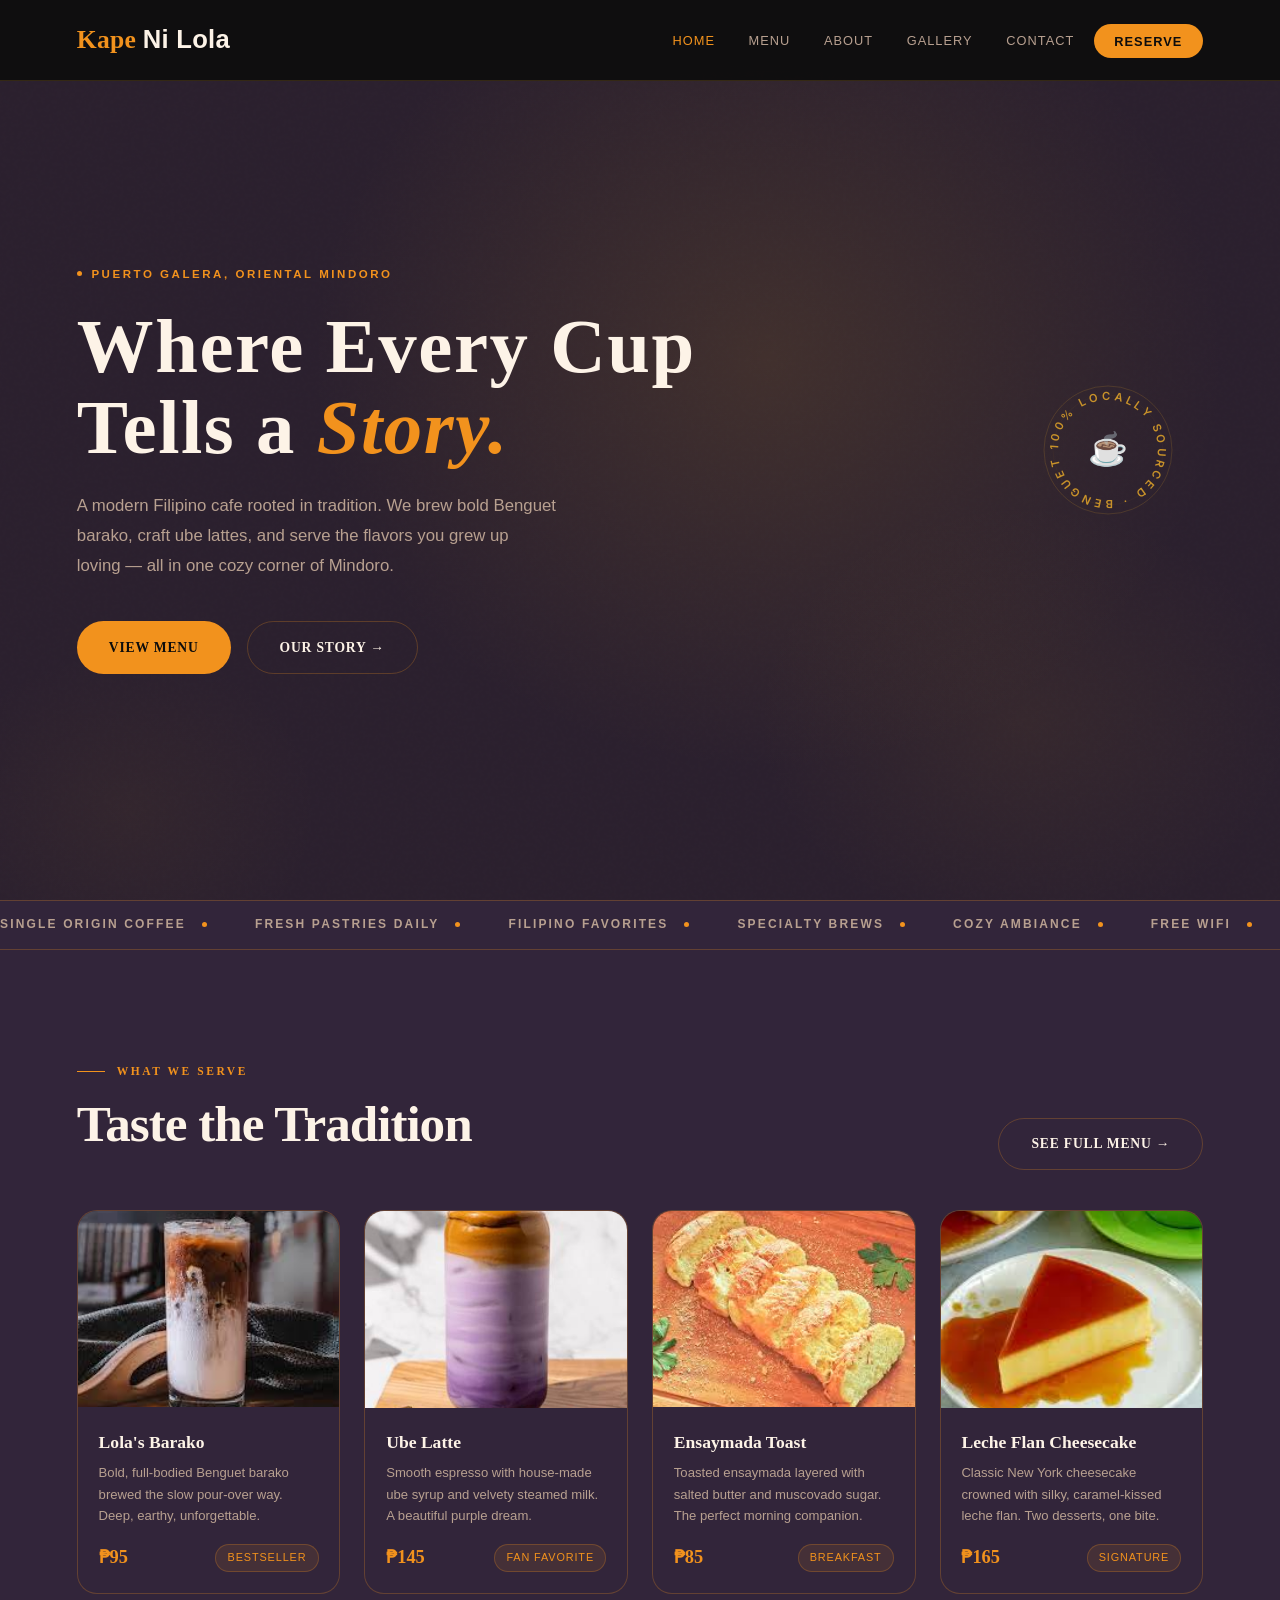
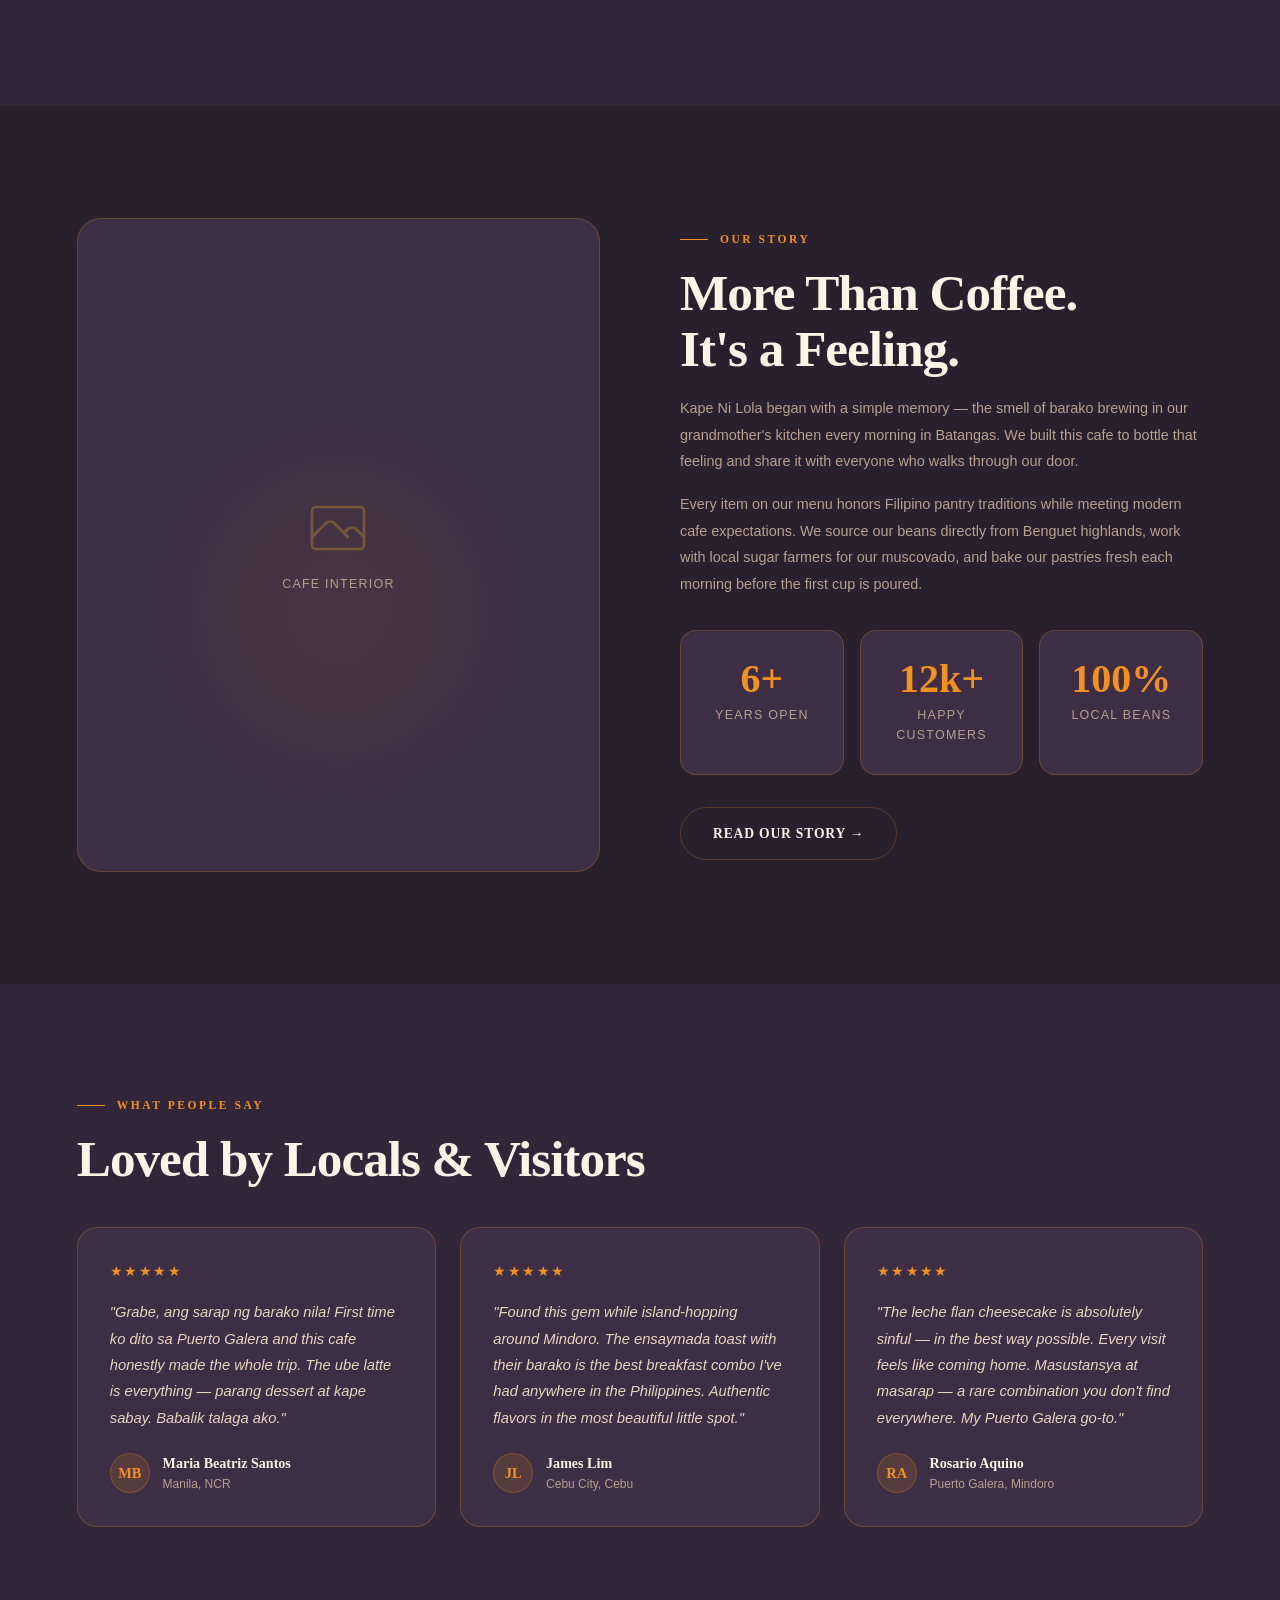
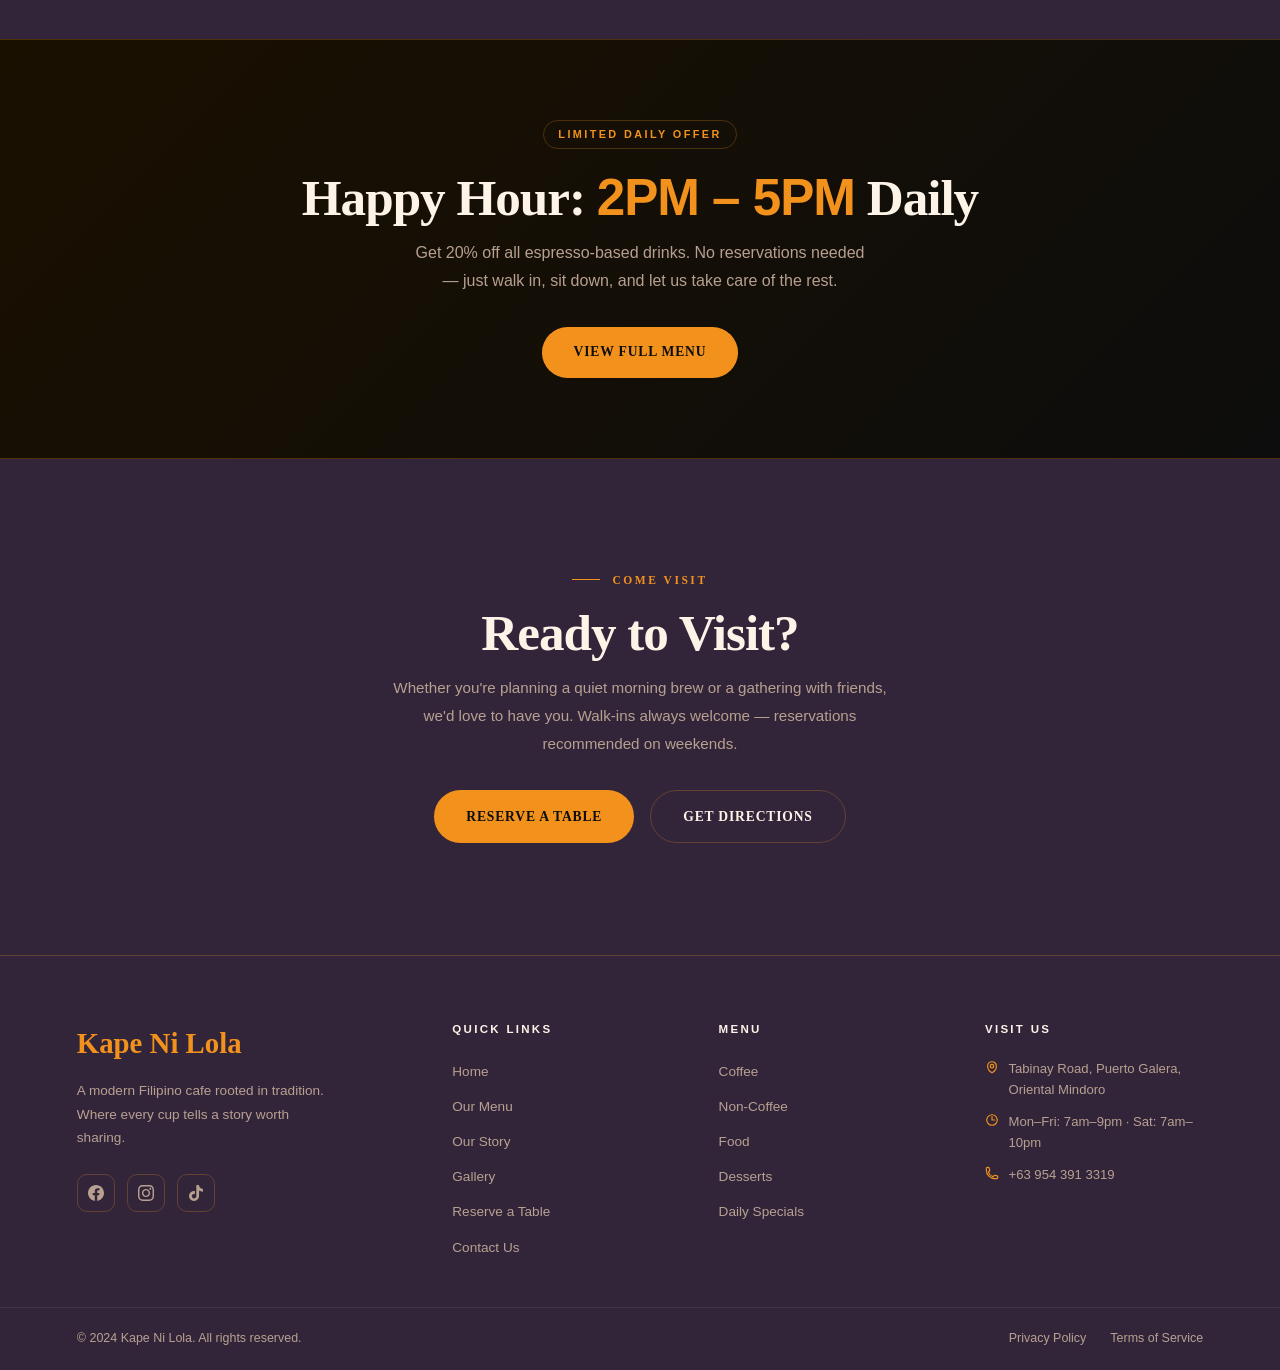
<file: index.html>
<!DOCTYPE html>
<html lang="en">
<head>
  <meta charset="UTF-8" />
  <meta name="viewport" content="width=device-width, initial-scale=1.0" />
  <title>Kape Ni Lola - Modern Filipino Cafe</title>
  <meta name="description" content="A modern Filipino cafe rooted in tradition. Where every cup tells a story worth sharing. Located in Puerto Galera, Oriental Mindoro." />
  <link rel="preconnect" href="https://fonts.googleapis.com" />
  <link rel="preconnect" href="https://fonts.gstatic.com" crossorigin />
  <link href="https://fonts.googleapis.com/css2?family=Playfair+Display:ital,wght@0,400;0,600;0,700;0,900;1,400;1,700&family=Inter:wght@300;400;500;600;700&display=swap" rel="stylesheet" />
  <link rel="stylesheet" href="style.css" />
  <style>
    /* ── HOME PAGE STYLES ── */

    /* Hero */
    .hero {
      min-height: 100vh;
      display: flex;
      align-items: center;
      position: relative;
      overflow: hidden;
      padding: 8rem 6vw 6rem;
    }
    .hero-glow {
      position: absolute;
      inset: 0;
      background:
        radial-gradient(ellipse 55% 70% at 60% 40%, rgba(200,146,42,0.14) 0%, transparent 65%),
        radial-gradient(ellipse 35% 40% at 80% 80%, rgba(200,146,42,0.07) 0%, transparent 60%),
        radial-gradient(ellipse 25% 30% at 10% 90%, rgba(200,146,42,0.05) 0%, transparent 60%);
      animation: glowPulse 8s ease-in-out infinite alternate;
    }
    @keyframes glowPulse {
      from { opacity: 0.7; }
      to   { opacity: 1; }
    }
    .hero-grain {
      position: absolute;
      inset: 0;
      background-image: url("data:image/svg+xml,%3Csvg viewBox='0 0 256 256' xmlns='http://www.w3.org/2000/svg'%3E%3Cfilter id='n'%3E%3CfeTurbulence type='fractalNoise' baseFrequency='0.9' numOctaves='4' stitchTiles='stitch'/%3E%3C/filter%3E%3Crect width='100%25' height='100%25' filter='url(%23n)' opacity='0.04'/%3E%3C/svg%3E");
      opacity: 0.4;
      pointer-events: none;
    }
    .hero-content {
      position: relative;
      z-index: 2;
      max-width: 680px;
    }
    .hero-eyebrow {
      display: inline-flex;
      align-items: center;
      gap: 0.6rem;
      font-size: 0.72rem;
      font-weight: 600;
      letter-spacing: 0.22em;
      text-transform: uppercase;
      color: var(--accent);
      margin-bottom: 1.5rem;
    }
    .hero-eyebrow-dot {
      width: 5px; height: 5px;
      border-radius: 50%;
      background: var(--accent);
    }
    .hero-title {
      font-size: clamp(2.8rem, 6vw, 5.2rem);
      font-weight: 900;
      line-height: 1.05;
      letter-spacing: -0.03em;
      color: var(--text);
      margin-bottom: 1.4rem;
    }
    .hero-title em {
      font-style: italic;
      color: var(--accent);
    }
    .hero-sub {
      font-size: 1.05rem;
      line-height: 1.8;
      color: var(--muted);
      max-width: 480px;
      margin-bottom: 2.5rem;
    }
    .hero-btns {
      display: flex;
      gap: 1rem;
      flex-wrap: wrap;
    }

    /* Spinning badge */
    .hero-badge {
      position: absolute;
      right: 8vw;
      top: 50%;
      transform: translateY(-50%);
      width: 140px;
      height: 140px;
    }
    .hero-badge svg {
      animation: spin 18s linear infinite;
      transform-origin: center;
    }
    @keyframes spin {
      from { transform: rotate(0deg); }
      to   { transform: rotate(360deg); }
    }
    .hero-badge-center {
      position: absolute;
      inset: 0;
      display: flex;
      align-items: center;
      justify-content: center;
      font-size: 2rem;
    }
    @media (max-width: 900px) {
      .hero-badge { display: none; }
    }

    /* Featured Menu section */
    .featured-header {
      display: flex;
      align-items: flex-end;
      justify-content: space-between;
      margin-bottom: 2.5rem;
      flex-wrap: wrap;
      gap: 1.2rem;
    }

    /* About teaser */
    .about-grid {
      display: grid;
      grid-template-columns: 1fr 1fr;
      gap: 5rem;
      align-items: center;
    }
    @media (max-width: 900px) {
      .about-grid { grid-template-columns: 1fr; gap: 3rem; }
    }
    .about-img-wrap {
      aspect-ratio: 4/5;
      background: var(--bg3);
      border-radius: 24px;
      border: 1px solid var(--border);
      display: flex;
      align-items: center;
      justify-content: center;
      overflow: hidden;
      position: relative;
    }
    .about-img-wrap-inner {
      display: flex;
      flex-direction: column;
      align-items: center;
      gap: 1rem;
      color: var(--muted);
    }
    .about-img-overlay {
      position: absolute;
      inset: 0;
      background: radial-gradient(ellipse 60% 50% at 50% 60%, rgba(200,146,42,0.08) 0%, transparent 70%);
    }
    .about-stats {
      display: grid;
      grid-template-columns: repeat(3, 1fr);
      gap: 1rem;
      margin: 2rem 0;
    }
    .about-text {
      font-size: 0.9rem;
      color: var(--muted);
      line-height: 1.85;
      margin-bottom: 1rem;
    }

    /* Testimonials */
    .testimonials-header { margin-bottom: 2.5rem; }

    /* Promo banner */
    .promo-banner {
      padding: 5rem 6vw;
      background: linear-gradient(135deg, #1a1000, #0d0d0d);
      border-top: 1px solid var(--border);
      border-bottom: 1px solid var(--border);
      text-align: center;
    }
    .promo-tag {
      display: inline-block;
      font-size: 0.68rem;
      letter-spacing: 0.22em;
      text-transform: uppercase;
      color: var(--accent);
      padding: 0.3rem 0.9rem;
      border: 1px solid var(--border);
      border-radius: 999px;
      margin-bottom: 1.3rem;
      font-weight: 600;
    }
    .promo-title {
      font-size: clamp(2rem, 4vw, 3.2rem);
      font-weight: 700;
      color: var(--text);
      letter-spacing: -0.02em;
      margin-bottom: 0.8rem;
    }
    .promo-title span { color: var(--accent); }
    .promo-sub {
      font-size: 1rem;
      color: var(--muted);
      max-width: 460px;
      margin: 0 auto 2rem;
      line-height: 1.75;
    }

    /* CTA */
    .cta-section {
      text-align: center;
    }
    .cta-section .section-title { margin-bottom: 0.8rem; }
    .cta-section .section-sub { margin: 0 auto 2rem; text-align: center; }
    .cta-btns {
      display: flex;
      gap: 1rem;
      justify-content: center;
      flex-wrap: wrap;
    }
  </style>
  <style>
    .nav-logo, .footer-brand-name { font-family: 'Dancing Script', cursive !important; }
    body, p, span, a, li, input, textarea, select, button, label { font-family: 'Lato', sans-serif; }
    h1, h2, h3, h4, h5, .section-title, .page-hero-title, .menu-card-title,
    .testimonial-name, .stat-number, .menu-card-price { font-family: 'Cormorant Garamond', serif !important; }
    .hero-title { font-family: 'Cormorant Garamond', serif !important; letter-spacing: 0.02em; }
  </style>
</head>
<body>

  <!-- NAV -->
  <nav>
    <a href="index.html" class="nav-logo" style="font-family: 'Dancing Script', cursive; font-size: 1.6rem; letter-spacing: 0.01em;">Kape <span>Ni Lola</span></a>
    <ul class="nav-links">
      <li><a href="index.html" class="active">Home</a></li>
      <li><a href="menu.html">Menu</a></li>
      <li><a href="about.html">About</a></li>
      <li><a href="gallery.html">Gallery</a></li>
      <li><a href="contact.html">Contact</a></li>
      <li><a href="reservations.html" class="nav-cta">Reserve</a></li>
    </ul>
    <button class="hamburger" id="hamburger" aria-label="Menu">
      <span></span><span></span><span></span>
    </button>
  </nav>
  <div class="mobile-menu" id="mobile-menu">
    <a href="index.html" class="active">Home</a>
    <a href="menu.html">Menu</a>
    <a href="about.html">About</a>
    <a href="gallery.html">Gallery</a>
    <a href="contact.html">Contact</a>
    <a href="reservations.html" class="mob-cta">Reserve a Table</a>
  </div>

  <!-- ① HERO -->
  <section class="hero">
    <div class="hero-glow"></div>
    <div class="hero-grain"></div>

    <div class="hero-content">
      <div class="hero-eyebrow">
        <span class="hero-eyebrow-dot"></span>
        Puerto Galera, Oriental Mindoro
      </div>
      <h1 class="hero-title">
        Where Every Cup<br>Tells a <em>Story.</em>
      </h1>
      <p class="hero-sub">
        A modern Filipino cafe rooted in tradition. We brew bold Benguet barako, craft ube lattes,
        and serve the flavors you grew up loving — all in one cozy corner of Mindoro.
      </p>
      <div class="hero-btns">
        <a href="menu.html" class="btn-primary">View Menu</a>
        <a href="about.html" class="btn-outline">Our Story →</a>
      </div>
    </div>

    <!-- Spinning circular badge -->
    <div class="hero-badge">
      <svg viewBox="0 0 140 140" width="140" height="140" fill="none" xmlns="http://www.w3.org/2000/svg">
        <defs>
          <path id="circlePath" d="M 70,70 m -50,0 a 50,50 0 1,1 100,0 a 50,50 0 1,1 -100,0" />
        </defs>
        <circle cx="70" cy="70" r="64" stroke="rgba(200,146,42,0.2)" stroke-width="1" />
        <circle cx="70" cy="70" r="55" stroke="rgba(200,146,42,0.1)" stroke-width="0.5" />
        <text font-size="11.2" font-family="Inter, sans-serif" font-weight="600" letter-spacing="3.5" fill="#c8922a" text-transform="uppercase">
          <textPath href="#circlePath">
            100% LOCALLY SOURCED · BENGUET BEANS · FRESH DAILY ·
          </textPath>
        </text>
      </svg>
      <div class="hero-badge-center">☕</div>
    </div>
  </section>

  <!-- ② MARQUEE -->
  <div class="marquee-wrap">
    <div class="marquee-track">
      <span class="marquee-item">Single Origin Coffee <span class="marquee-dot"></span></span>
      <span class="marquee-item">Fresh Pastries Daily <span class="marquee-dot"></span></span>
      <span class="marquee-item">Filipino Favorites <span class="marquee-dot"></span></span>
      <span class="marquee-item">Specialty Brews <span class="marquee-dot"></span></span>
      <span class="marquee-item">Cozy Ambiance <span class="marquee-dot"></span></span>
      <span class="marquee-item">Free WiFi <span class="marquee-dot"></span></span>
      <span class="marquee-item">Open Daily <span class="marquee-dot"></span></span>
      <!-- Doubled for infinite loop -->
      <span class="marquee-item">Single Origin Coffee <span class="marquee-dot"></span></span>
      <span class="marquee-item">Fresh Pastries Daily <span class="marquee-dot"></span></span>
      <span class="marquee-item">Filipino Favorites <span class="marquee-dot"></span></span>
      <span class="marquee-item">Specialty Brews <span class="marquee-dot"></span></span>
      <span class="marquee-item">Cozy Ambiance <span class="marquee-dot"></span></span>
      <span class="marquee-item">Free WiFi <span class="marquee-dot"></span></span>
      <span class="marquee-item">Open Daily <span class="marquee-dot"></span></span>
    </div>
  </div>

  <!-- ③ FEATURED MENU -->
<section class="section section-bg2">
  <div class="featured-header reveal">
    <div>
      <div class="section-label">What We Serve</div>
      <h2 class="section-title">Taste the Tradition</h2>
    </div>
    <a href="menu.html" class="btn-outline reveal reveal-delay-1">See Full Menu →</a>
  </div>

  <div class="grid-auto">

    <!-- Card 1: Lola's Barako -->
    <div class="card reveal">
      <div class="menu-card-img">
        <img src="image/lolas-barako.jpg" alt="Lola's Barako pour-over coffee" loading="lazy">
      </div>
      <div class="menu-card-body">
        <div class="menu-card-title">Lola's Barako</div>
        <p class="menu-card-desc">Bold, full-bodied Benguet barako brewed the slow pour-over way. Deep, earthy, unforgettable.</p>
        <div class="menu-card-footer">
          <span class="menu-card-price">₱95</span>
          <span class="tag">Bestseller</span>
        </div>
      </div>
    </div>

    <!-- Card 2: Ube Latte -->
    <div class="card reveal reveal-delay-1">
      <div class="menu-card-img">
        <img src="image/ube-latte.jpg" alt="Ube Latte with purple foam art" loading="lazy">
      </div>
      <div class="menu-card-body">
        <div class="menu-card-title">Ube Latte</div>
        <p class="menu-card-desc">Smooth espresso with house-made ube syrup and velvety steamed milk. A beautiful purple dream.</p>
        <div class="menu-card-footer">
          <span class="menu-card-price">₱145</span>
          <span class="tag">Fan Favorite</span>
        </div>
      </div>
    </div>

    <!-- Card 3: Ensaymada Toast -->
    <div class="card reveal reveal-delay-2">
      <div class="menu-card-img">
        <img src="image/ensaymada-toast.jpg" alt="Ensaymada Toast with butter and muscovado sugar" loading="lazy">
      </div>
      <div class="menu-card-body">
        <div class="menu-card-title">Ensaymada Toast</div>
        <p class="menu-card-desc">Toasted ensaymada layered with salted butter and muscovado sugar. The perfect morning companion.</p>
        <div class="menu-card-footer">
          <span class="menu-card-price">₱85</span>
          <span class="tag">Breakfast</span>
        </div>
      </div>
    </div>

    <!-- Card 4: Leche Flan Cheesecake -->
    <div class="card reveal reveal-delay-3">
      <div class="menu-card-img">
        <img src="image/leche-flan-cheesecake.jpg" alt="Leche Flan Cheesecake slice" loading="lazy">
      </div>
      <div class="menu-card-body">
        <div class="menu-card-title">Leche Flan Cheesecake</div>
        <p class="menu-card-desc">Classic New York cheesecake crowned with silky, caramel-kissed leche flan. Two desserts, one bite.</p>
        <div class="menu-card-footer">
          <span class="menu-card-price">₱165</span>
          <span class="tag">Signature</span>
        </div>
      </div>
    </div>

  </div>
</section>

  <!-- ④ ABOUT TEASER -->
  <section class="section section-bg">
    <div class="about-grid">
      <!-- Image placeholder -->
      <div class="about-img-wrap reveal">
        <div class="about-img-overlay"></div>
        <div class="about-img-wrap-inner">
          <svg width="64" height="64" fill="none" viewBox="0 0 24 24" stroke="rgba(200,146,42,0.4)" stroke-width="1">
            <path stroke-linecap="round" stroke-linejoin="round" d="M2.25 15.75l5.159-5.159a2.25 2.25 0 013.182 0l5.159 5.159m-1.5-1.5l1.409-1.409a2.25 2.25 0 013.182 0l2.909 2.909M3.75 20.25h16.5a1.5 1.5 0 001.5-1.5V6a1.5 1.5 0 00-1.5-1.5H3.75A1.5 1.5 0 002.25 6v12.75c0 .828.672 1.5 1.5 1.5z" />
          </svg>
          <span style="font-size:0.78rem;letter-spacing:0.1em;text-transform:uppercase;">Cafe Interior</span>
        </div>
      </div>

      <!-- Text content -->
      <div class="reveal reveal-delay-1">
        <div class="section-label">Our Story</div>
        <h2 class="section-title">More Than Coffee.<br>It's a Feeling.</h2>
        <p class="about-text">
          Kape Ni Lola began with a simple memory — the smell of barako brewing in our grandmother's kitchen
          every morning in Batangas. We built this cafe to bottle that feeling and share it with everyone
          who walks through our door.
        </p>
        <p class="about-text">
          Every item on our menu honors Filipino pantry traditions while meeting modern cafe expectations.
          We source our beans directly from Benguet highlands, work with local sugar farmers for our
          muscovado, and bake our pastries fresh each morning before the first cup is poured.
        </p>

        <!-- Stats -->
        <div class="about-stats">
          <div class="stat-card">
            <div class="stat-number">6+</div>
            <div class="stat-label">Years Open</div>
          </div>
          <div class="stat-card">
            <div class="stat-number">12k+</div>
            <div class="stat-label">Happy Customers</div>
          </div>
          <div class="stat-card">
            <div class="stat-number">100%</div>
            <div class="stat-label">Local Beans</div>
          </div>
        </div>

        <a href="about.html" class="btn-outline">Read Our Story →</a>
      </div>
    </div>
  </section>

  <!-- ⑤ TESTIMONIALS -->
  <section class="section section-bg2">
    <div class="testimonials-header reveal">
      <div class="section-label">What People Say</div>
      <h2 class="section-title">Loved by Locals &amp; Visitors</h2>
    </div>

    <div class="grid-3">

      <div class="testimonial-card reveal">
        <div class="testimonial-stars">★★★★★</div>
        <p class="testimonial-text">
          "Grabe, ang sarap ng barako nila! First time ko dito sa Puerto Galera and this cafe
          honestly made the whole trip. The ube latte is everything — parang dessert at kape
          sabay. Babalik talaga ako."
        </p>
        <div class="testimonial-author">
          <div class="testimonial-avatar">MB</div>
          <div>
            <div class="testimonial-name">Maria Beatriz Santos</div>
            <div class="testimonial-loc">Manila, NCR</div>
          </div>
        </div>
      </div>

      <div class="testimonial-card reveal reveal-delay-1">
        <div class="testimonial-stars">★★★★★</div>
        <p class="testimonial-text">
          "Found this gem while island-hopping around Mindoro. The ensaymada toast with their
          barako is the best breakfast combo I've had anywhere in the Philippines.
          Authentic flavors in the most beautiful little spot."
        </p>
        <div class="testimonial-author">
          <div class="testimonial-avatar">JL</div>
          <div>
            <div class="testimonial-name">James Lim</div>
            <div class="testimonial-loc">Cebu City, Cebu</div>
          </div>
        </div>
      </div>

      <div class="testimonial-card reveal reveal-delay-2">
        <div class="testimonial-stars">★★★★★</div>
        <p class="testimonual-text" style="font-size:0.92rem;line-height:1.8;color:var(--soft);font-style:italic;margin-bottom:1.3rem;">
          "The leche flan cheesecake is absolutely sinful — in the best way possible.
          Every visit feels like coming home. Masustansya at masarap — a rare combination
          you don't find everywhere. My Puerto Galera go-to."
        </p>
        <div class="testimonial-author">
          <div class="testimonial-avatar">RA</div>
          <div>
            <div class="testimonial-name">Rosario Aquino</div>
            <div class="testimonial-loc">Puerto Galera, Mindoro</div>
          </div>
        </div>
      </div>

    </div>
  </section>

  <!-- ⑥ PROMO BANNER -->
  <div class="promo-banner">
    <div class="promo-tag reveal">Limited Daily Offer</div>
    <h2 class="promo-title reveal">Happy Hour: <span>2PM – 5PM</span> Daily</h2>
    <p class="promo-sub reveal">
      Get 20% off all espresso-based drinks. No reservations needed — just walk in, sit down,
      and let us take care of the rest.
    </p>
    <a href="menu.html" class="btn-primary reveal">View Full Menu</a>
  </div>

  <!-- ⑦ CTA SECTION -->
  <section class="section section-bg2 cta-section">
    <div class="section-label reveal" style="justify-content:center;">Come Visit</div>
    <h2 class="section-title reveal">Ready to Visit?</h2>
    <p class="section-sub reveal">
      Whether you're planning a quiet morning brew or a gathering with friends, we'd love to
      have you. Walk-ins always welcome — reservations recommended on weekends.
    </p>
    <div class="cta-btns reveal">
      <a href="reservations.html" class="btn-primary">Reserve a Table</a>
      <a href="#" class="btn-outline">Get Directions</a>
    </div>
  </section>

  <!-- FOOTER -->
  <footer>
    <div class="footer-main">
      <div>
        <div class="footer-brand-name" style="font-family: 'Dancing Script', cursive; font-size: 1.8rem;">Kape Ni Lola</div>
        <p class="footer-brand-desc">A modern Filipino cafe rooted in tradition. Where every cup tells a story worth sharing.</p>
        <div class="footer-socials">
          <a href="#" class="footer-social" aria-label="Facebook">
            <svg width="16" height="16" fill="currentColor" viewBox="0 0 24 24"><path d="M24 12.073c0-6.627-5.373-12-12-12s-12 5.373-12 12c0 5.99 4.388 10.954 10.125 11.854v-8.385H7.078v-3.47h3.047V9.43c0-3.007 1.792-4.669 4.533-4.669 1.312 0 2.686.235 2.686.235v2.953H15.83c-1.491 0-1.956.925-1.956 1.874v2.25h3.328l-.532 3.47h-2.796v8.385C19.612 23.027 24 18.062 24 12.073z"/></svg>
          </a>
          <a href="#" class="footer-social" aria-label="Instagram">
            <svg width="16" height="16" fill="currentColor" viewBox="0 0 24 24"><path d="M12 2.163c3.204 0 3.584.012 4.85.07 3.252.148 4.771 1.691 4.919 4.919.058 1.265.069 1.645.069 4.849 0 3.205-.012 3.584-.069 4.849-.149 3.225-1.664 4.771-4.919 4.919-1.266.058-1.644.07-4.85.07-3.204 0-3.584-.012-4.849-.07-3.26-.149-4.771-1.699-4.919-4.92-.058-1.265-.07-1.644-.07-4.849 0-3.204.013-3.583.07-4.849.149-3.227 1.664-4.771 4.919-4.919 1.266-.057 1.645-.069 4.849-.069zm0-2.163c-3.259 0-3.667.014-4.947.072-4.358.2-6.78 2.618-6.98 6.98-.059 1.281-.073 1.689-.073 4.948 0 3.259.014 3.668.072 4.948.2 4.358 2.618 6.78 6.98 6.98 1.281.058 1.689.072 4.948.072 3.259 0 3.668-.014 4.948-.072 4.354-.2 6.782-2.618 6.979-6.98.059-1.28.073-1.689.073-4.948 0-3.259-.014-3.667-.072-4.947-.196-4.354-2.617-6.78-6.979-6.98-1.281-.059-1.69-.073-4.949-.073zm0 5.838c-3.403 0-6.162 2.759-6.162 6.162s2.759 6.163 6.162 6.163 6.162-2.759 6.162-6.163c0-3.403-2.759-6.162-6.162-6.162zm0 10.162c-2.209 0-4-1.79-4-4 0-2.209 1.791-4 4-4s4 1.791 4 4c0 2.21-1.791 4-4 4zm6.406-11.845c-.796 0-1.441.645-1.441 1.44s.645 1.44 1.441 1.44c.795 0 1.439-.645 1.439-1.44s-.644-1.44-1.439-1.44z"/></svg>
          </a>
          <a href="#" class="footer-social" aria-label="TikTok">
            <svg width="16" height="16" fill="currentColor" viewBox="0 0 24 24"><path d="M12.525.02c1.31-.02 2.61-.01 3.91-.02.08 1.53.63 3.09 1.75 4.17 1.12 1.11 2.7 1.62 4.24 1.79v4.03c-1.44-.05-2.89-.35-4.2-.97-.57-.26-1.1-.59-1.62-.93-.01 2.92.01 5.84-.02 8.75-.08 1.4-.54 2.79-1.35 3.94-1.31 1.92-3.58 3.17-5.91 3.21-1.43.08-2.86-.31-4.08-1.03-2.02-1.19-3.44-3.37-3.65-5.71-.02-.5-.03-1-.01-1.49.18-1.9 1.12-3.72 2.58-4.96 1.66-1.44 3.98-2.13 6.15-1.72.02 1.48-.04 2.96-.04 4.44-.99-.32-2.15-.23-3.02.37-.63.41-1.11 1.04-1.36 1.75-.21.51-.15 1.07-.14 1.61.24 1.64 1.82 3.02 3.5 2.87 1.12-.01 2.19-.66 2.77-1.61.19-.33.4-.67.41-1.06.1-1.79.06-3.57.07-5.36.01-4.03-.01-8.05.02-12.07z"/></svg>
          </a>
        </div>
      </div>
      <div>
        <div class="footer-col-title">Quick Links</div>
        <ul class="footer-links-list">
          <li><a href="index.html">Home</a></li>
          <li><a href="menu.html">Our Menu</a></li>
          <li><a href="about.html">Our Story</a></li>
          <li><a href="gallery.html">Gallery</a></li>
          <li><a href="reservations.html">Reserve a Table</a></li>
          <li><a href="contact.html">Contact Us</a></li>
        </ul>
      </div>
      <div>
        <div class="footer-col-title">Menu</div>
        <ul class="footer-links-list">
          <li><a href="menu.html#coffee">Coffee</a></li>
          <li><a href="menu.html#non-coffee">Non-Coffee</a></li>
          <li><a href="menu.html#food">Food</a></li>
          <li><a href="menu.html#desserts">Desserts</a></li>
          <li><a href="menu.html#specials">Daily Specials</a></li>
        </ul>
      </div>
      <div>
        <div class="footer-col-title">Visit Us</div>
        <div class="footer-info-item">
          <svg class="footer-info-icon" width="14" height="14" fill="none" viewBox="0 0 24 24" stroke="currentColor" stroke-width="2"><path stroke-linecap="round" stroke-linejoin="round" d="M15 10.5a3 3 0 11-6 0 3 3 0 016 0z"/><path stroke-linecap="round" stroke-linejoin="round" d="M19.5 10.5c0 7.142-7.5 11.25-7.5 11.25S4.5 17.642 4.5 10.5a7.5 7.5 0 1115 0z"/></svg>
          Tabinay Road, Puerto Galera, Oriental Mindoro
        </div>
        <div class="footer-info-item">
          <svg class="footer-info-icon" width="14" height="14" fill="none" viewBox="0 0 24 24" stroke="currentColor" stroke-width="2"><path stroke-linecap="round" stroke-linejoin="round" d="M12 6v6h4.5m4.5 0a9 9 0 11-18 0 9 9 0 0118 0z"/></svg>
          Mon–Fri: 7am–9pm · Sat: 7am–10pm
        </div>
        <div class="footer-info-item">
          <svg class="footer-info-icon" width="14" height="14" fill="none" viewBox="0 0 24 24" stroke="currentColor" stroke-width="2"><path stroke-linecap="round" stroke-linejoin="round" d="M2.25 6.75c0 8.284 6.716 15 15 15h2.25a2.25 2.25 0 002.25-2.25v-1.372c0-.516-.351-.966-.852-1.091l-4.423-1.106c-.44-.11-.902.055-1.173.417l-.97 1.293c-.282.376-.769.542-1.21.38a12.035 12.035 0 01-7.143-7.143c-.162-.441.004-.928.38-1.21l1.293-.97c.363-.271.527-.734.417-1.173L6.963 3.102a1.125 1.125 0 00-1.091-.852H4.5A2.25 2.25 0 002.25 4.5v2.25z"/></svg>
          +63 954 391 3319
        </div>
      </div>
    </div>
    <div class="footer-bottom">
      <div class="footer-copy">© 2024 Kape Ni Lola. All rights reserved.</div>
      <div class="footer-bottom-links">
        <a href="#">Privacy Policy</a>
        <a href="#">Terms of Service</a>
      </div>
    </div>
  </footer>

  <!-- Floating reserve button (mobile) -->
  <a href="reservations.html" class="float-btn">Reserve a Table</a>

  <script>
    // Hamburger
    const hamburger = document.getElementById('hamburger');
    const mobileMenu = document.getElementById('mobile-menu');
    hamburger.addEventListener('click', () => {
      hamburger.classList.toggle('open');
      mobileMenu.classList.toggle('open');
    });
    // Reveal
    const reveals = document.querySelectorAll('.reveal');
    const observer = new IntersectionObserver((entries) => {
      entries.forEach(e => { if (e.isIntersecting) e.target.classList.add('visible'); });
    }, { threshold: 0.08 });
    reveals.forEach(r => observer.observe(r));
    // Nav scroll
    window.addEventListener('scroll', () => {
      document.querySelector('nav').style.borderBottomColor =
        window.scrollY > 50 ? 'rgba(200,146,42,0.35)' : 'rgba(200,146,42,0.2)';
    });
  </script>
</body>
</html>
</file>
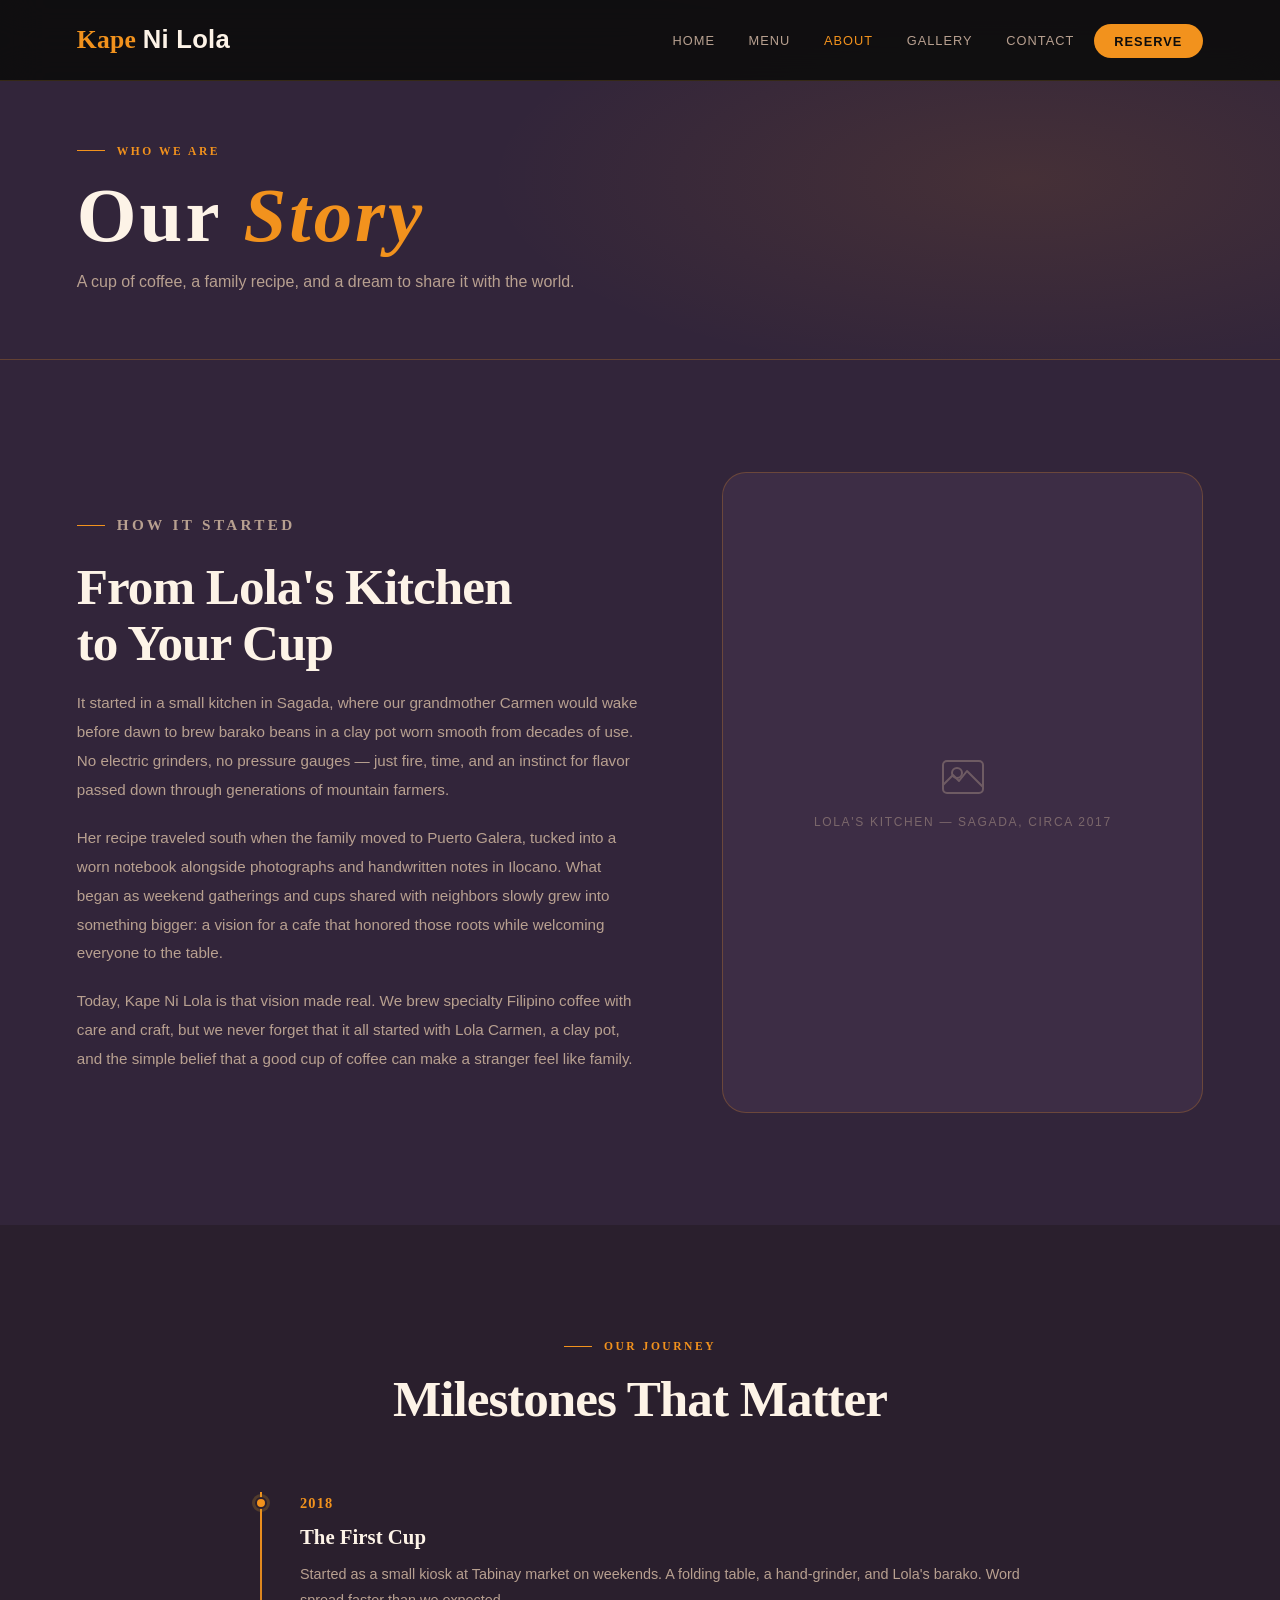
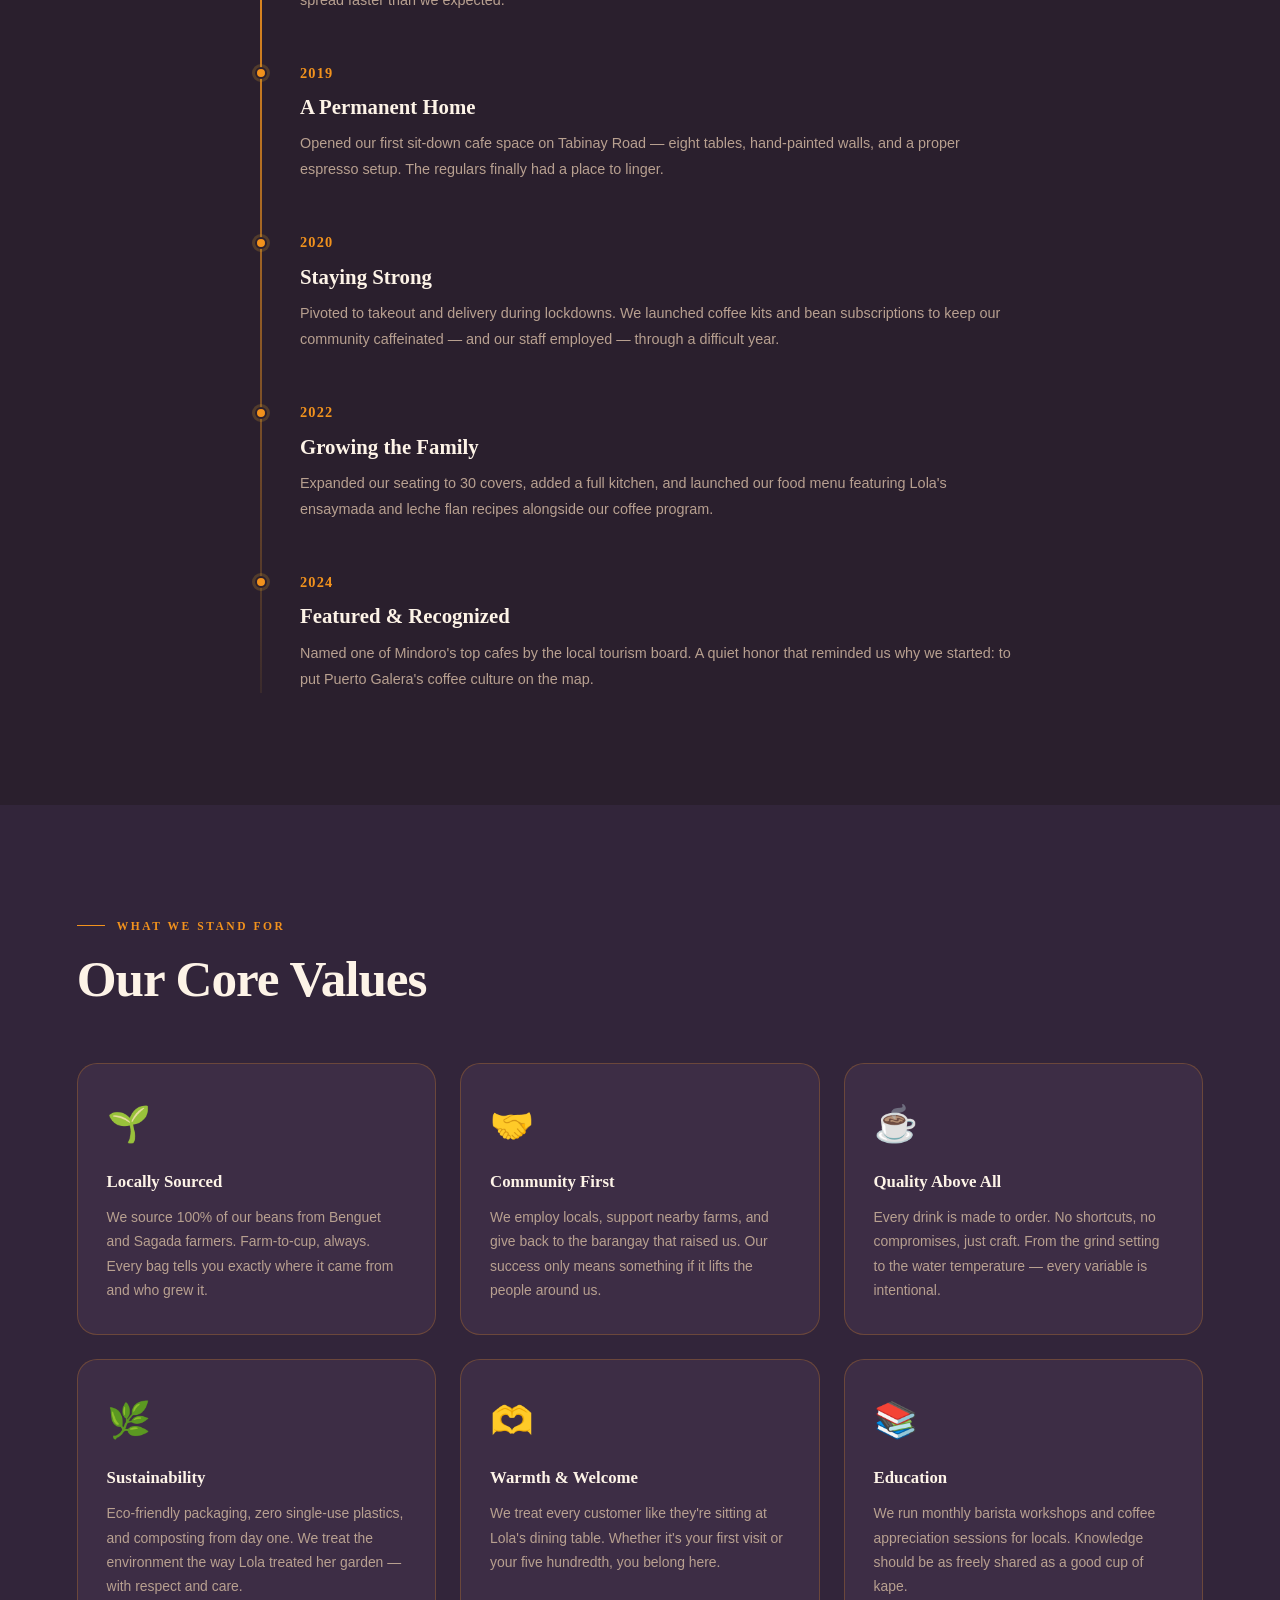
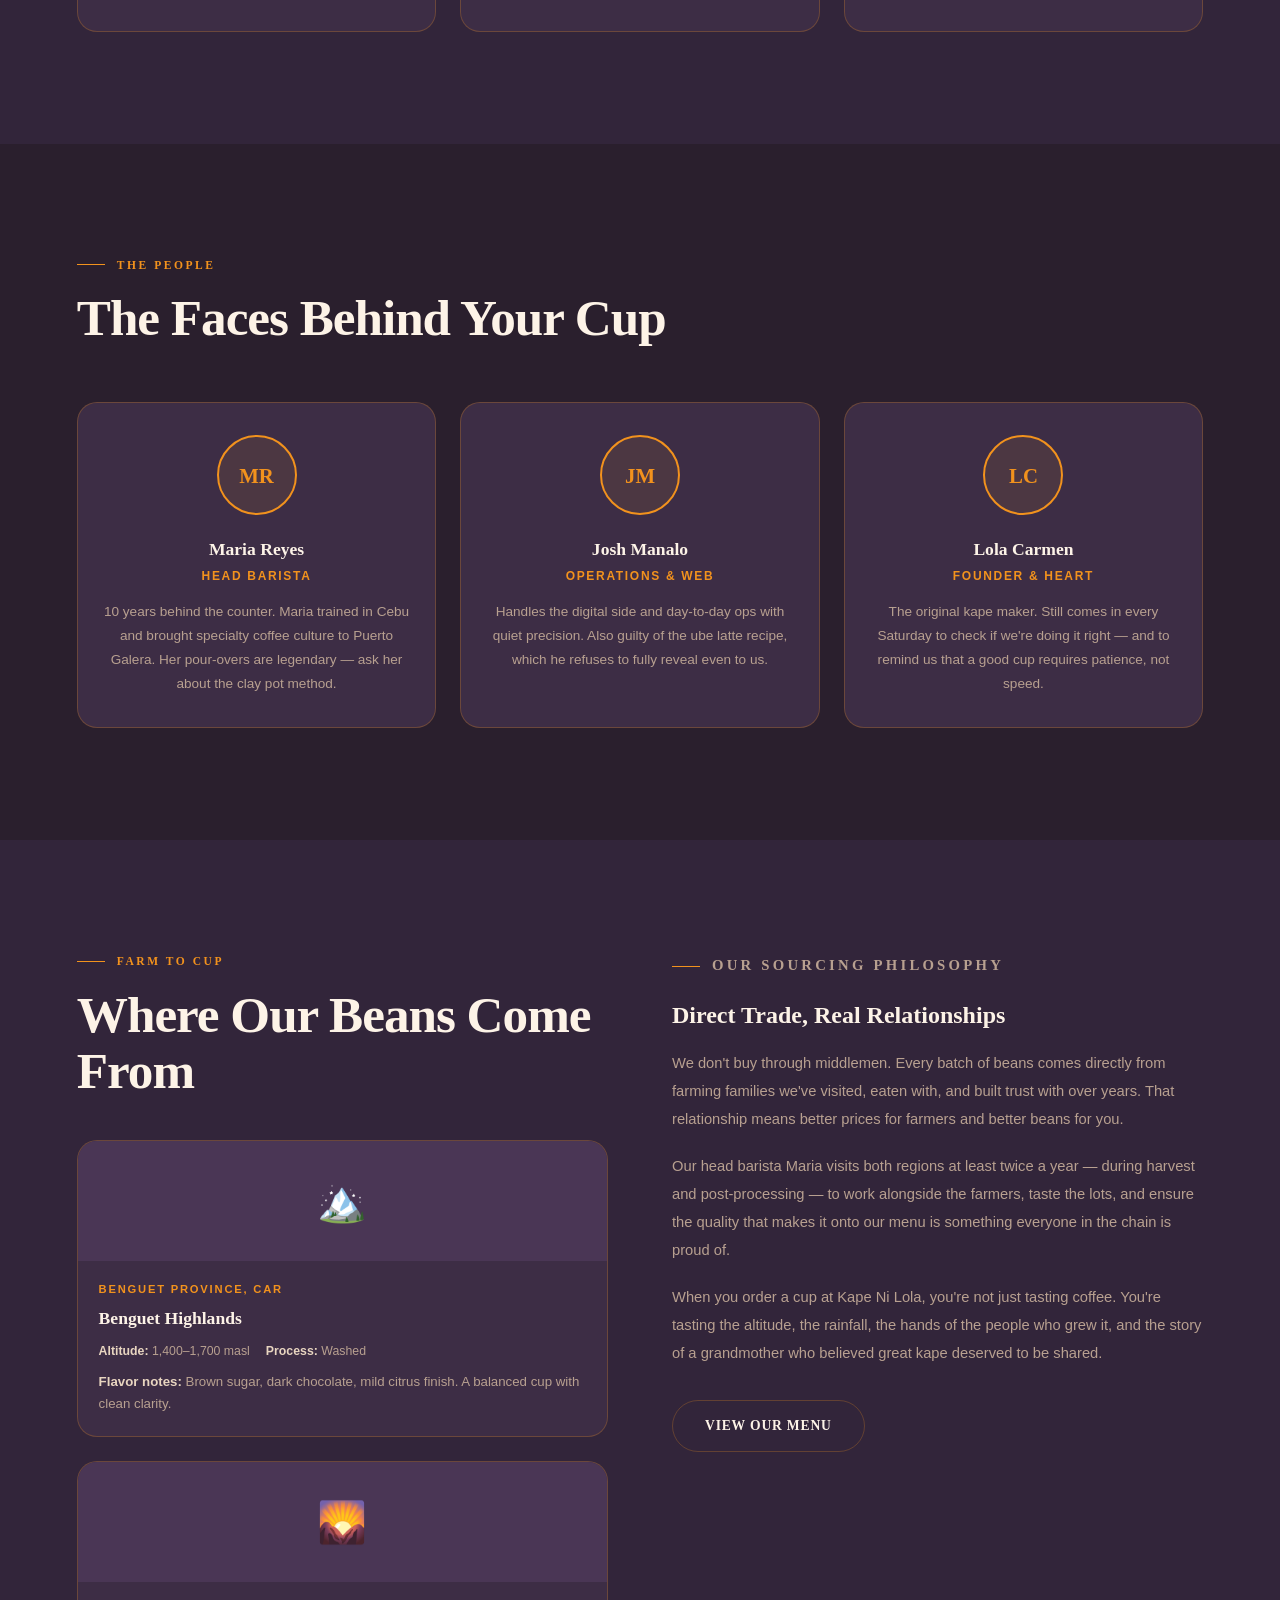
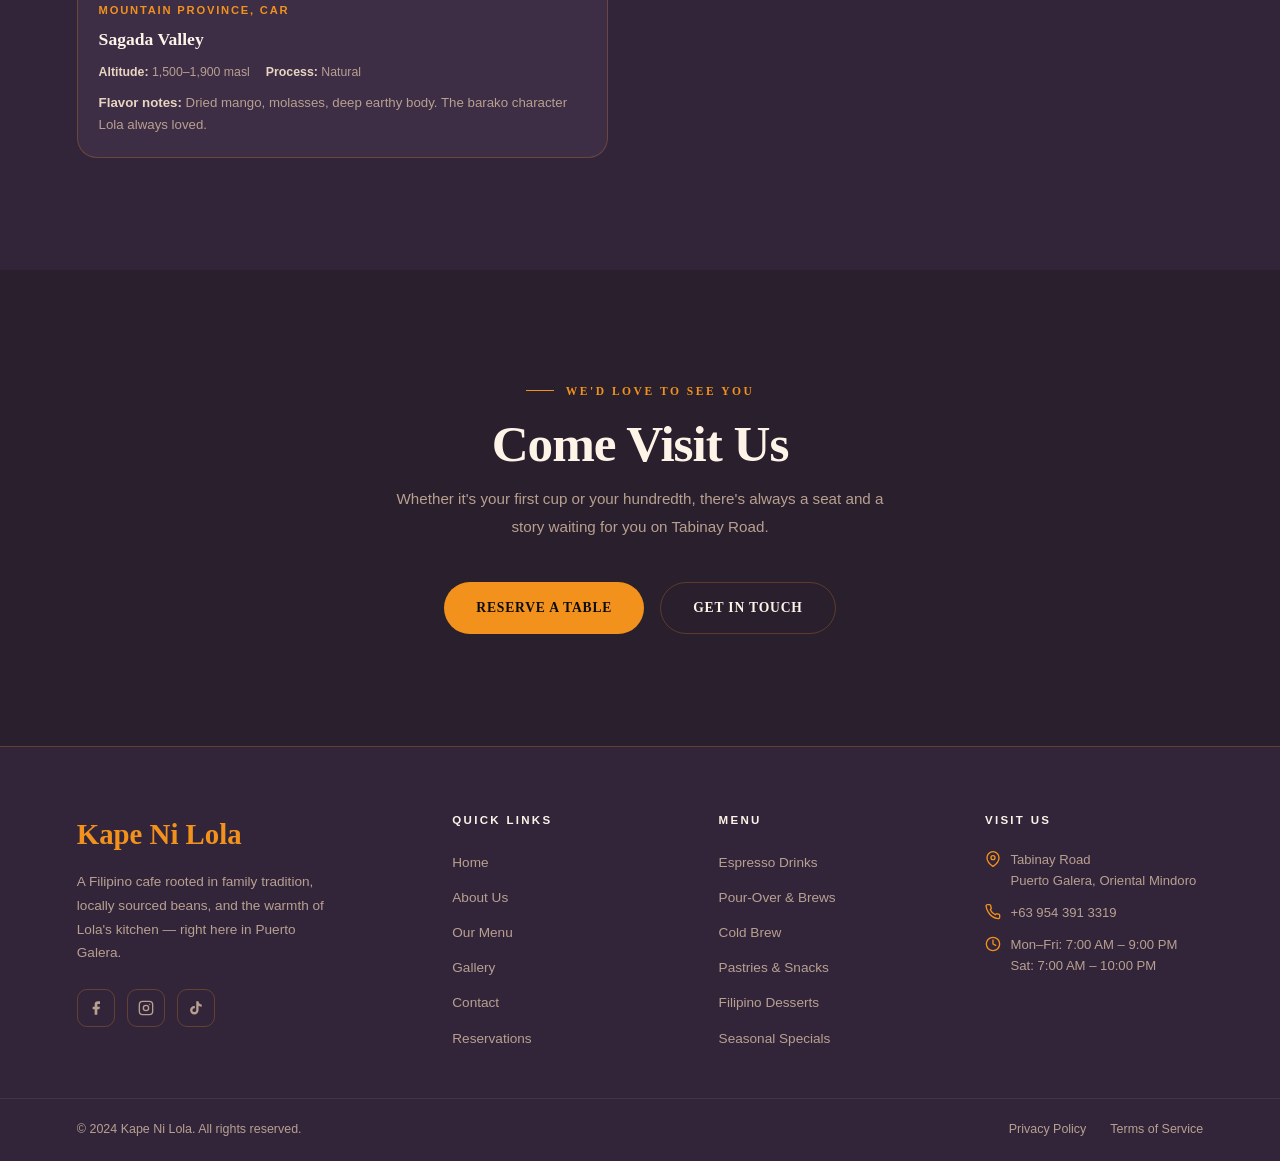
<file: about.html>
<!DOCTYPE html>
<html lang="en">
<head>
  <meta charset="UTF-8" />
  <meta name="viewport" content="width=device-width, initial-scale=1.0" />
  <title>Our Story — Kape Ni Lola</title>
  <meta name="description" content="Learn about Kape Ni Lola — a Filipino cafe rooted in family tradition, locally sourced beans, and the warmth of Lola's kitchen." />
  <link rel="preconnect" href="https://fonts.googleapis.com" />
  <link rel="preconnect" href="https://fonts.gstatic.com" crossorigin />
  <link href="https://fonts.googleapis.com/css2?family=Playfair+Display:ital,wght@0,400;0,600;0,700;0,900;1,400;1,700&family=Inter:wght@300;400;500;600;700&display=swap" rel="stylesheet" />
  <link rel="stylesheet" href="style.css" />

  <style>
    /* ── ABOUT PAGE SPECIFIC ── */

    /* Two-column origin layout */
    .origin-grid {
      display: grid;
      grid-template-columns: 1fr 0.85fr;
      gap: 5rem;
      align-items: center;
    }
    .origin-text p {
      font-size: 0.95rem;
      line-height: 1.9;
      color: var(--muted);
      margin-bottom: 1.2rem;
    }
    .origin-text p:last-child { margin-bottom: 0; }
    .origin-image-placeholder {
      aspect-ratio: 3 / 4;
      background: var(--bg3);
      border-radius: 24px;
      border: 1px solid var(--border);
      display: flex;
      flex-direction: column;
      align-items: center;
      justify-content: center;
      gap: 0.8rem;
      color: var(--muted);
    }
    .origin-image-placeholder svg { opacity: 0.4; }
    .origin-image-placeholder span {
      font-size: 0.75rem;
      letter-spacing: 0.14em;
      text-transform: uppercase;
      opacity: 0.5;
    }

    /* Timeline */
    .timeline { position: relative; padding-left: 2.5rem; max-width: 760px; margin: 0 auto; }
    .timeline::before {
      content: '';
      position: absolute;
      left: 0; top: 0; bottom: 0;
      width: 2px;
      background: linear-gradient(to bottom, var(--accent), rgba(200,146,42,0.1));
    }
    .timeline-item {
      position: relative;
      padding-bottom: 3rem;
    }
    .timeline-item:last-child { padding-bottom: 0; }
    .timeline-dot {
      position: absolute;
      left: -2.5rem;
      top: 0.35rem;
      width: 12px; height: 12px;
      border-radius: 50%;
      background: var(--accent);
      border: 2px solid var(--bg);
      box-shadow: 0 0 0 3px rgba(200,146,42,0.25);
      transform: translateX(-5px);
    }
    .timeline-year {
      font-family: 'Cormorant Garamond', serif;
      font-size: 0.9rem;
      font-weight: 700;
      color: var(--accent);
      letter-spacing: 0.08em;
      margin-bottom: 0.35rem;
    }
    .timeline-title {
      font-family: 'Cormorant Garamond', serif;
      font-size: 1.3rem;
      font-weight: 700;
      color: var(--text);
      margin-bottom: 0.5rem;
    }
    .timeline-desc {
      font-size: 0.9rem;
      line-height: 1.8;
      color: var(--muted);
    }

    /* Values grid */
    .value-card {
      background: var(--bg3);
      border: 1px solid var(--border);
      border-radius: 20px;
      padding: 2rem 1.8rem;
      transition: all 0.3s;
    }
    .value-card:hover {
      border-color: var(--accent);
      transform: translateY(-4px);
      box-shadow: 0 20px 40px rgba(0,0,0,0.3);
    }
    .value-icon {
      font-size: 2.2rem;
      margin-bottom: 1rem;
      display: block;
    }
    .value-title {
      font-family: 'Cormorant Garamond', serif;
      font-size: 1.05rem;
      font-weight: 700;
      color: var(--text);
      margin-bottom: 0.6rem;
    }
    .value-desc {
      font-size: 0.87rem;
      line-height: 1.75;
      color: var(--muted);
    }

    /* Team cards */
    .team-card {
      background: var(--bg3);
      border: 1px solid var(--border);
      border-radius: 20px;
      padding: 2rem 1.5rem;
      text-align: center;
      transition: all 0.3s;
    }
    .team-card:hover {
      border-color: var(--accent);
      transform: translateY(-4px);
      box-shadow: 0 20px 40px rgba(0,0,0,0.3);
    }
    .team-avatar {
      width: 80px; height: 80px;
      border-radius: 50%;
      background: rgba(200,146,42,0.1);
      border: 2px solid var(--accent);
      display: flex; align-items: center; justify-content: center;
      font-family: 'Cormorant Garamond', serif;
      font-size: 1.3rem;
      font-weight: 700;
      color: var(--accent);
      margin: 0 auto 1.2rem;
    }
    .team-name {
      font-family: 'Cormorant Garamond', serif;
      font-size: 1.1rem;
      font-weight: 700;
      color: var(--text);
      margin-bottom: 0.25rem;
    }
    .team-role {
      font-size: 0.75rem;
      text-transform: uppercase;
      letter-spacing: 0.14em;
      color: var(--accent);
      margin-bottom: 0.9rem;
      font-weight: 600;
    }
    .team-bio {
      font-size: 0.85rem;
      line-height: 1.75;
      color: var(--muted);
    }

    /* Sourcing cards */
    .sourcing-layout {
      display: grid;
      grid-template-columns: 1fr 1fr;
      gap: 4rem;
      align-items: start;
    }
    .sourcing-cards { display: flex; flex-direction: column; gap: 1.5rem; }
    .sourcing-card {
      background: var(--bg3);
      border: 1px solid var(--border);
      border-radius: 20px;
      overflow: hidden;
      transition: all 0.3s;
    }
    .sourcing-card:hover { border-color: var(--accent); }
    .sourcing-card-img {
      height: 120px;
      background: var(--bg4);
      display: flex;
      align-items: center;
      justify-content: center;
      font-size: 2.5rem;
    }
    .sourcing-card-body { padding: 1.3rem; }
    .sourcing-region {
      font-size: 0.7rem;
      text-transform: uppercase;
      letter-spacing: 0.16em;
      color: var(--accent);
      font-weight: 700;
      margin-bottom: 0.3rem;
    }
    .sourcing-name {
      font-family: 'Cormorant Garamond', serif;
      font-size: 1.1rem;
      font-weight: 700;
      color: var(--text);
      margin-bottom: 0.6rem;
    }
    .sourcing-meta {
      display: flex;
      gap: 1rem;
      flex-wrap: wrap;
      margin-bottom: 0.6rem;
    }
    .sourcing-meta-item {
      font-size: 0.77rem;
      color: var(--muted);
    }
    .sourcing-meta-item strong { color: var(--soft); }
    .sourcing-right p {
      font-size: 0.92rem;
      line-height: 1.9;
      color: var(--muted);
      margin-bottom: 1.2rem;
    }
    .sourcing-right p:last-of-type { margin-bottom: 2rem; }

    /* CTA section */
    .cta-section { text-align: center; }
    .cta-section .section-title { margin-bottom: 0.8rem; }
    .cta-section .section-sub { margin: 0 auto 2.5rem; text-align: center; }
    .cta-buttons { display: flex; gap: 1rem; justify-content: center; flex-wrap: wrap; }

    @media (max-width: 900px) {
      .origin-grid,
      .sourcing-layout { grid-template-columns: 1fr; gap: 3rem; }
      .origin-image-placeholder { aspect-ratio: 4 / 3; }
    }
    @media (max-width: 768px) {
      .timeline { padding-left: 1.8rem; }
      .timeline-dot { left: -1.8rem; }
    }
  </style>
  <style>
    .nav-logo, .footer-brand-name { font-family: 'Dancing Script', cursive !important; }
    body, p, span, a, li, input, textarea, select, button, label { font-family: 'Lato', sans-serif; }
    h1, h2, h3, h4, h5, .section-title, .page-hero-title, .menu-card-title,
    .testimonial-name, .stat-number, .menu-card-price { font-family: 'Cormorant Garamond', serif !important; }
    .hero-title { font-family: 'Cormorant Garamond', serif !important; letter-spacing: 0.02em; }
  </style>
</head>
<body>

  <!-- ── NAV ── -->
  <nav>
    <a href="index.html" class="nav-logo" style="font-family: 'Dancing Script', cursive; font-size: 1.6rem; letter-spacing: 0.01em;">Kape <span>Ni Lola</span></a>
    <ul class="nav-links">
      <li><a href="index.html">Home</a></li>
      <li><a href="menu.html">Menu</a></li>
      <li><a href="about.html" class="active">About</a></li>
      <li><a href="gallery.html">Gallery</a></li>
      <li><a href="contact.html">Contact</a></li>
      <li><a href="reservations.html" class="nav-cta">Reserve</a></li>
    </ul>
    <button class="hamburger" id="hamburger" aria-label="Menu"><span></span><span></span><span></span></button>
  </nav>
  <div class="mobile-menu" id="mobile-menu">
    <a href="index.html">Home</a>
    <a href="menu.html">Menu</a>
    <a href="about.html" class="active">About</a>
    <a href="gallery.html">Gallery</a>
    <a href="contact.html">Contact</a>
    <a href="reservations.html" class="mob-cta">Reserve a Table</a>
  </div>

  <!-- ── 1. PAGE HERO ── -->
  <section class="page-hero">
    <div class="page-hero-bg"></div>
    <div class="page-hero-content reveal">
      <p class="section-label">Who We Are</p>
      <h1 class="page-hero-title" style="font-family: 'Cormorant Garamond', serif; letter-spacing: 0.04em;">Our <em style="color: var(--accent); font-style: italic;">Story</em></h1>
      <p class="page-hero-sub">A cup of coffee, a family recipe, and a dream to share it with the world.</p>
    </div>
  </section>

  <!-- ── 2. ORIGIN STORY ── -->
  <section class="section section-bg2">
    <div class="origin-grid">
      <div class="origin-text reveal">
        <p class="section-label">How It Started</p>
        <h2 class="section-title">From Lola's Kitchen<br>to Your Cup</h2>
        <p>
          It started in a small kitchen in Sagada, where our grandmother Carmen would wake before dawn to brew barako beans in a clay pot worn smooth from decades of use. No electric grinders, no pressure gauges — just fire, time, and an instinct for flavor passed down through generations of mountain farmers.
        </p>
        <p>
          Her recipe traveled south when the family moved to Puerto Galera, tucked into a worn notebook alongside photographs and handwritten notes in Ilocano. What began as weekend gatherings and cups shared with neighbors slowly grew into something bigger: a vision for a cafe that honored those roots while welcoming everyone to the table.
        </p>
        <p>
          Today, Kape Ni Lola is that vision made real. We brew specialty Filipino coffee with care and craft, but we never forget that it all started with Lola Carmen, a clay pot, and the simple belief that a good cup of coffee can make a stranger feel like family.
        </p>
      </div>
      <div class="origin-image-placeholder reveal reveal-delay-2">
        <svg width="48" height="48" viewBox="0 0 48 48" fill="none" xmlns="http://www.w3.org/2000/svg">
          <rect x="4" y="8" width="40" height="32" rx="4" stroke="currentColor" stroke-width="2"/>
          <circle cx="18" cy="20" r="5" stroke="currentColor" stroke-width="2"/>
          <path d="M4 32L14 22L20 28L28 18L44 34" stroke="currentColor" stroke-width="2" stroke-linecap="round" stroke-linejoin="round"/>
        </svg>
        <span>Lola's Kitchen — Sagada, Circa 2017</span>
      </div>
    </div>
  </section>

  <!-- ── 3. TIMELINE ── -->
  <section class="section section-bg">
    <div style="text-align: center; margin-bottom: 4rem;" class="reveal">
      <p class="section-label" style="justify-content: center;">Our Journey</p>
      <h2 class="section-title">Milestones That Matter</h2>
    </div>
    <div class="timeline">

      <div class="timeline-item reveal">
        <div class="timeline-dot"></div>
        <div class="timeline-year">2018</div>
        <div class="timeline-title">The First Cup</div>
        <p class="timeline-desc">Started as a small kiosk at Tabinay market on weekends. A folding table, a hand-grinder, and Lola's barako. Word spread faster than we expected.</p>
      </div>

      <div class="timeline-item reveal reveal-delay-1">
        <div class="timeline-dot"></div>
        <div class="timeline-year">2019</div>
        <div class="timeline-title">A Permanent Home</div>
        <p class="timeline-desc">Opened our first sit-down cafe space on Tabinay Road — eight tables, hand-painted walls, and a proper espresso setup. The regulars finally had a place to linger.</p>
      </div>

      <div class="timeline-item reveal reveal-delay-2">
        <div class="timeline-dot"></div>
        <div class="timeline-year">2020</div>
        <div class="timeline-title">Staying Strong</div>
        <p class="timeline-desc">Pivoted to takeout and delivery during lockdowns. We launched coffee kits and bean subscriptions to keep our community caffeinated — and our staff employed — through a difficult year.</p>
      </div>

      <div class="timeline-item reveal reveal-delay-3">
        <div class="timeline-dot"></div>
        <div class="timeline-year">2022</div>
        <div class="timeline-title">Growing the Family</div>
        <p class="timeline-desc">Expanded our seating to 30 covers, added a full kitchen, and launched our food menu featuring Lola's ensaymada and leche flan recipes alongside our coffee program.</p>
      </div>

      <div class="timeline-item reveal">
        <div class="timeline-dot"></div>
        <div class="timeline-year">2024</div>
        <div class="timeline-title">Featured & Recognized</div>
        <p class="timeline-desc">Named one of Mindoro's top cafes by the local tourism board. A quiet honor that reminded us why we started: to put Puerto Galera's coffee culture on the map.</p>
      </div>

    </div>
  </section>

  <!-- ── 4. VALUES ── -->
  <section class="section section-bg2">
    <div style="margin-bottom: 3.5rem;" class="reveal">
      <p class="section-label">What We Stand For</p>
      <h2 class="section-title">Our Core Values</h2>
    </div>
    <div class="grid-3">

      <div class="value-card reveal">
        <span class="value-icon">🌱</span>
        <div class="value-title">Locally Sourced</div>
        <p class="value-desc">We source 100% of our beans from Benguet and Sagada farmers. Farm-to-cup, always. Every bag tells you exactly where it came from and who grew it.</p>
      </div>

      <div class="value-card reveal reveal-delay-1">
        <span class="value-icon">🤝</span>
        <div class="value-title">Community First</div>
        <p class="value-desc">We employ locals, support nearby farms, and give back to the barangay that raised us. Our success only means something if it lifts the people around us.</p>
      </div>

      <div class="value-card reveal reveal-delay-2">
        <span class="value-icon">☕</span>
        <div class="value-title">Quality Above All</div>
        <p class="value-desc">Every drink is made to order. No shortcuts, no compromises, just craft. From the grind setting to the water temperature — every variable is intentional.</p>
      </div>

      <div class="value-card reveal reveal-delay-1">
        <span class="value-icon">🌿</span>
        <div class="value-title">Sustainability</div>
        <p class="value-desc">Eco-friendly packaging, zero single-use plastics, and composting from day one. We treat the environment the way Lola treated her garden — with respect and care.</p>
      </div>

      <div class="value-card reveal reveal-delay-2">
        <span class="value-icon">🫶</span>
        <div class="value-title">Warmth & Welcome</div>
        <p class="value-desc">We treat every customer like they're sitting at Lola's dining table. Whether it's your first visit or your five hundredth, you belong here.</p>
      </div>

      <div class="value-card reveal reveal-delay-3">
        <span class="value-icon">📚</span>
        <div class="value-title">Education</div>
        <p class="value-desc">We run monthly barista workshops and coffee appreciation sessions for locals. Knowledge should be as freely shared as a good cup of kape.</p>
      </div>

    </div>
  </section>

  <!-- ── 5. MEET THE TEAM ── -->
  <section class="section section-bg">
    <div style="margin-bottom: 3.5rem;" class="reveal">
      <p class="section-label">The People</p>
      <h2 class="section-title">The Faces Behind Your Cup</h2>
    </div>
    <div class="grid-3">

      <div class="team-card reveal">
        <div class="team-avatar">MR</div>
        <div class="team-name">Maria Reyes</div>
        <div class="team-role">Head Barista</div>
        <p class="team-bio">10 years behind the counter. Maria trained in Cebu and brought specialty coffee culture to Puerto Galera. Her pour-overs are legendary — ask her about the clay pot method.</p>
      </div>

      <div class="team-card reveal reveal-delay-1">
        <div class="team-avatar">JM</div>
        <div class="team-name">Josh Manalo</div>
        <div class="team-role">Operations & Web</div>
        <p class="team-bio">Handles the digital side and day-to-day ops with quiet precision. Also guilty of the ube latte recipe, which he refuses to fully reveal even to us.</p>
      </div>

      <div class="team-card reveal reveal-delay-2">
        <div class="team-avatar">LC</div>
        <div class="team-name">Lola Carmen</div>
        <div class="team-role">Founder & Heart</div>
        <p class="team-bio">The original kape maker. Still comes in every Saturday to check if we're doing it right — and to remind us that a good cup requires patience, not speed.</p>
      </div>

    </div>
  </section>

  <!-- ── 6. SOURCING ── -->
  <section class="section section-bg2">
    <div class="sourcing-layout">
      <div>
        <div class="reveal" style="margin-bottom: 2.5rem;">
          <p class="section-label">Farm to Cup</p>
          <h2 class="section-title">Where Our Beans Come From</h2>
        </div>
        <div class="sourcing-cards">

          <div class="sourcing-card reveal">
            <div class="sourcing-card-img">🏔️</div>
            <div class="sourcing-card-body">
              <div class="sourcing-region">Benguet Province, CAR</div>
              <div class="sourcing-name">Benguet Highlands</div>
              <div class="sourcing-meta">
                <span class="sourcing-meta-item"><strong>Altitude:</strong> 1,400–1,700 masl</span>
                <span class="sourcing-meta-item"><strong>Process:</strong> Washed</span>
              </div>
              <p style="font-size: 0.83rem; color: var(--muted); line-height: 1.65; margin: 0;">
                <strong style="color: var(--soft);">Flavor notes:</strong> Brown sugar, dark chocolate, mild citrus finish. A balanced cup with clean clarity.
              </p>
            </div>
          </div>

          <div class="sourcing-card reveal reveal-delay-1">
            <div class="sourcing-card-img">🌄</div>
            <div class="sourcing-card-body">
              <div class="sourcing-region">Mountain Province, CAR</div>
              <div class="sourcing-name">Sagada Valley</div>
              <div class="sourcing-meta">
                <span class="sourcing-meta-item"><strong>Altitude:</strong> 1,500–1,900 masl</span>
                <span class="sourcing-meta-item"><strong>Process:</strong> Natural</span>
              </div>
              <p style="font-size: 0.83rem; color: var(--muted); line-height: 1.65; margin: 0;">
                <strong style="color: var(--soft);">Flavor notes:</strong> Dried mango, molasses, deep earthy body. The barako character Lola always loved.
              </p>
            </div>
          </div>

        </div>
      </div>

      <div class="sourcing-right reveal reveal-delay-2">
        <p class="section-label" style="margin-top: 0;">Our Sourcing Philosophy</p>
        <h3 style="font-family: 'Cormorant Garamond', serif; font-size: 1.5rem; font-weight: 700; color: var(--text); margin-bottom: 1.2rem; line-height: 1.3;">Direct Trade, Real Relationships</h3>
        <p>
          We don't buy through middlemen. Every batch of beans comes directly from farming families we've visited, eaten with, and built trust with over years. That relationship means better prices for farmers and better beans for you.
        </p>
        <p>
          Our head barista Maria visits both regions at least twice a year — during harvest and post-processing — to work alongside the farmers, taste the lots, and ensure the quality that makes it onto our menu is something everyone in the chain is proud of.
        </p>
        <p>
          When you order a cup at Kape Ni Lola, you're not just tasting coffee. You're tasting the altitude, the rainfall, the hands of the people who grew it, and the story of a grandmother who believed great kape deserved to be shared.
        </p>
        <a href="menu.html" class="btn-outline">View Our Menu</a>
      </div>
    </div>
  </section>

  <!-- ── 7. CTA ── -->
  <section class="section section-bg cta-section">
    <div class="reveal">
      <p class="section-label" style="justify-content: center;">We'd Love to See You</p>
      <h2 class="section-title">Come Visit Us</h2>
      <p class="section-sub" style="margin: 0 auto 2.5rem; text-align: center;">
        Whether it's your first cup or your hundredth, there's always a seat and a story waiting for you on Tabinay Road.
      </p>
      <div class="cta-buttons">
        <a href="reservations.html" class="btn-primary">Reserve a Table</a>
        <a href="contact.html" class="btn-outline">Get in Touch</a>
      </div>
    </div>
  </section>

  <!-- ── FOOTER ── -->
  <footer>
    <div class="footer-main">
      <!-- Brand + Socials -->
      <div>
        <div class="footer-brand-name" style="font-family: 'Dancing Script', cursive; font-size: 1.8rem;">Kape Ni Lola</div>
        <p class="footer-brand-desc">A Filipino cafe rooted in family tradition, locally sourced beans, and the warmth of Lola's kitchen — right here in Puerto Galera.</p>
        <div class="footer-socials">
          <!-- Facebook -->
          <a href="#" class="footer-social" aria-label="Facebook">
            <svg width="16" height="16" viewBox="0 0 24 24" fill="currentColor">
              <path d="M18 2h-3a5 5 0 0 0-5 5v3H7v4h3v8h4v-8h3l1-4h-4V7a1 1 0 0 1 1-1h3z"/>
            </svg>
          </a>
          <!-- Instagram -->
          <a href="#" class="footer-social" aria-label="Instagram">
            <svg width="16" height="16" viewBox="0 0 24 24" fill="none" stroke="currentColor" stroke-width="2" stroke-linecap="round" stroke-linejoin="round">
              <rect x="2" y="2" width="20" height="20" rx="5" ry="5"/>
              <circle cx="12" cy="12" r="4"/>
              <circle cx="17.5" cy="6.5" r="1" fill="currentColor" stroke="none"/>
            </svg>
          </a>
          <!-- TikTok -->
          <a href="#" class="footer-social" aria-label="TikTok">
            <svg width="16" height="16" viewBox="0 0 24 24" fill="currentColor">
              <path d="M19.59 6.69a4.83 4.83 0 0 1-3.77-4.25V2h-3.45v13.67a2.89 2.89 0 0 1-2.88 2.5 2.89 2.89 0 0 1-2.89-2.89 2.89 2.89 0 0 1 2.89-2.89c.28 0 .54.04.79.1V9.01a6.34 6.34 0 0 0-.79-.05 6.34 6.34 0 0 0-6.34 6.34 6.34 6.34 0 0 0 6.34 6.34 6.34 6.34 0 0 0 6.33-6.34V8.69a8.18 8.18 0 0 0 4.78 1.52V6.76a4.85 4.85 0 0 1-1.01-.07z"/>
            </svg>
          </a>
        </div>
      </div>

      <!-- Quick Links -->
      <div>
        <div class="footer-col-title">Quick Links</div>
        <ul class="footer-links-list">
          <li><a href="index.html">Home</a></li>
          <li><a href="about.html">About Us</a></li>
          <li><a href="menu.html">Our Menu</a></li>
          <li><a href="gallery.html">Gallery</a></li>
          <li><a href="contact.html">Contact</a></li>
          <li><a href="reservations.html">Reservations</a></li>
        </ul>
      </div>

      <!-- Menu -->
      <div>
        <div class="footer-col-title">Menu</div>
        <ul class="footer-links-list">
          <li><a href="menu.html">Espresso Drinks</a></li>
          <li><a href="menu.html">Pour-Over & Brews</a></li>
          <li><a href="menu.html">Cold Brew</a></li>
          <li><a href="menu.html">Pastries & Snacks</a></li>
          <li><a href="menu.html">Filipino Desserts</a></li>
          <li><a href="menu.html">Seasonal Specials</a></li>
        </ul>
      </div>

      <!-- Visit Us -->
      <div>
        <div class="footer-col-title">Visit Us</div>
        <div class="footer-info-item">
          <svg class="footer-info-icon" width="16" height="16" viewBox="0 0 24 24" fill="none" stroke="currentColor" stroke-width="2" stroke-linecap="round" stroke-linejoin="round">
            <path d="M21 10c0 7-9 13-9 13s-9-6-9-13a9 9 0 0 1 18 0z"/>
            <circle cx="12" cy="10" r="3"/>
          </svg>
          <span>Tabinay Road<br>Puerto Galera, Oriental Mindoro</span>
        </div>
        <div class="footer-info-item">
          <svg class="footer-info-icon" width="16" height="16" viewBox="0 0 24 24" fill="none" stroke="currentColor" stroke-width="2" stroke-linecap="round" stroke-linejoin="round">
            <path d="M22 16.92v3a2 2 0 0 1-2.18 2 19.79 19.79 0 0 1-8.63-3.07A19.5 19.5 0 0 1 4.69 11.8a19.79 19.79 0 0 1-3.07-8.67A2 2 0 0 1 3.6 1h3a2 2 0 0 1 2 1.72c.127.96.361 1.903.7 2.81a2 2 0 0 1-.45 2.11L7.91 8.56a16 16 0 0 0 7.53 7.53l.87-.87a2 2 0 0 1 2.11-.45c.907.339 1.85.573 2.81.7A2 2 0 0 1 22 16.92z"/>
          </svg>
          <span>+63 954 391 3319</span>
        </div>
        <div class="footer-info-item">
          <svg class="footer-info-icon" width="16" height="16" viewBox="0 0 24 24" fill="none" stroke="currentColor" stroke-width="2" stroke-linecap="round" stroke-linejoin="round">
            <circle cx="12" cy="12" r="10"/>
            <polyline points="12 6 12 12 16 14"/>
          </svg>
          <span>
            Mon–Fri: 7:00 AM – 9:00 PM<br>
            Sat: 7:00 AM – 10:00 PM
          </span>
        </div>
      </div>
    </div>

    <div class="footer-bottom">
      <span class="footer-copy">© 2024 Kape Ni Lola. All rights reserved.</span>
      <div class="footer-bottom-links">
        <a href="#">Privacy Policy</a>
        <a href="#">Terms of Service</a>
      </div>
    </div>
  </footer>

  <!-- ── FLOATING RESERVE BUTTON ── -->
  <a href="reservations.html" class="float-btn">Reserve a Table</a>

  <!-- ── SHARED JS ── -->
  <script>
    const hamburger = document.getElementById('hamburger');
    const mobileMenu = document.getElementById('mobile-menu');
    hamburger.addEventListener('click', () => {
      hamburger.classList.toggle('open');
      mobileMenu.classList.toggle('open');
    });
    const reveals = document.querySelectorAll('.reveal');
    const observer = new IntersectionObserver((entries) => {
      entries.forEach(e => { if (e.isIntersecting) e.target.classList.add('visible'); });
    }, { threshold: 0.08 });
    reveals.forEach(r => observer.observe(r));
    window.addEventListener('scroll', () => {
      document.querySelector('nav').style.borderBottomColor =
        window.scrollY > 50 ? 'rgba(200,146,42,0.35)' : 'rgba(200,146,42,0.2)';
    });
  </script>

</body>
</html>
</file>
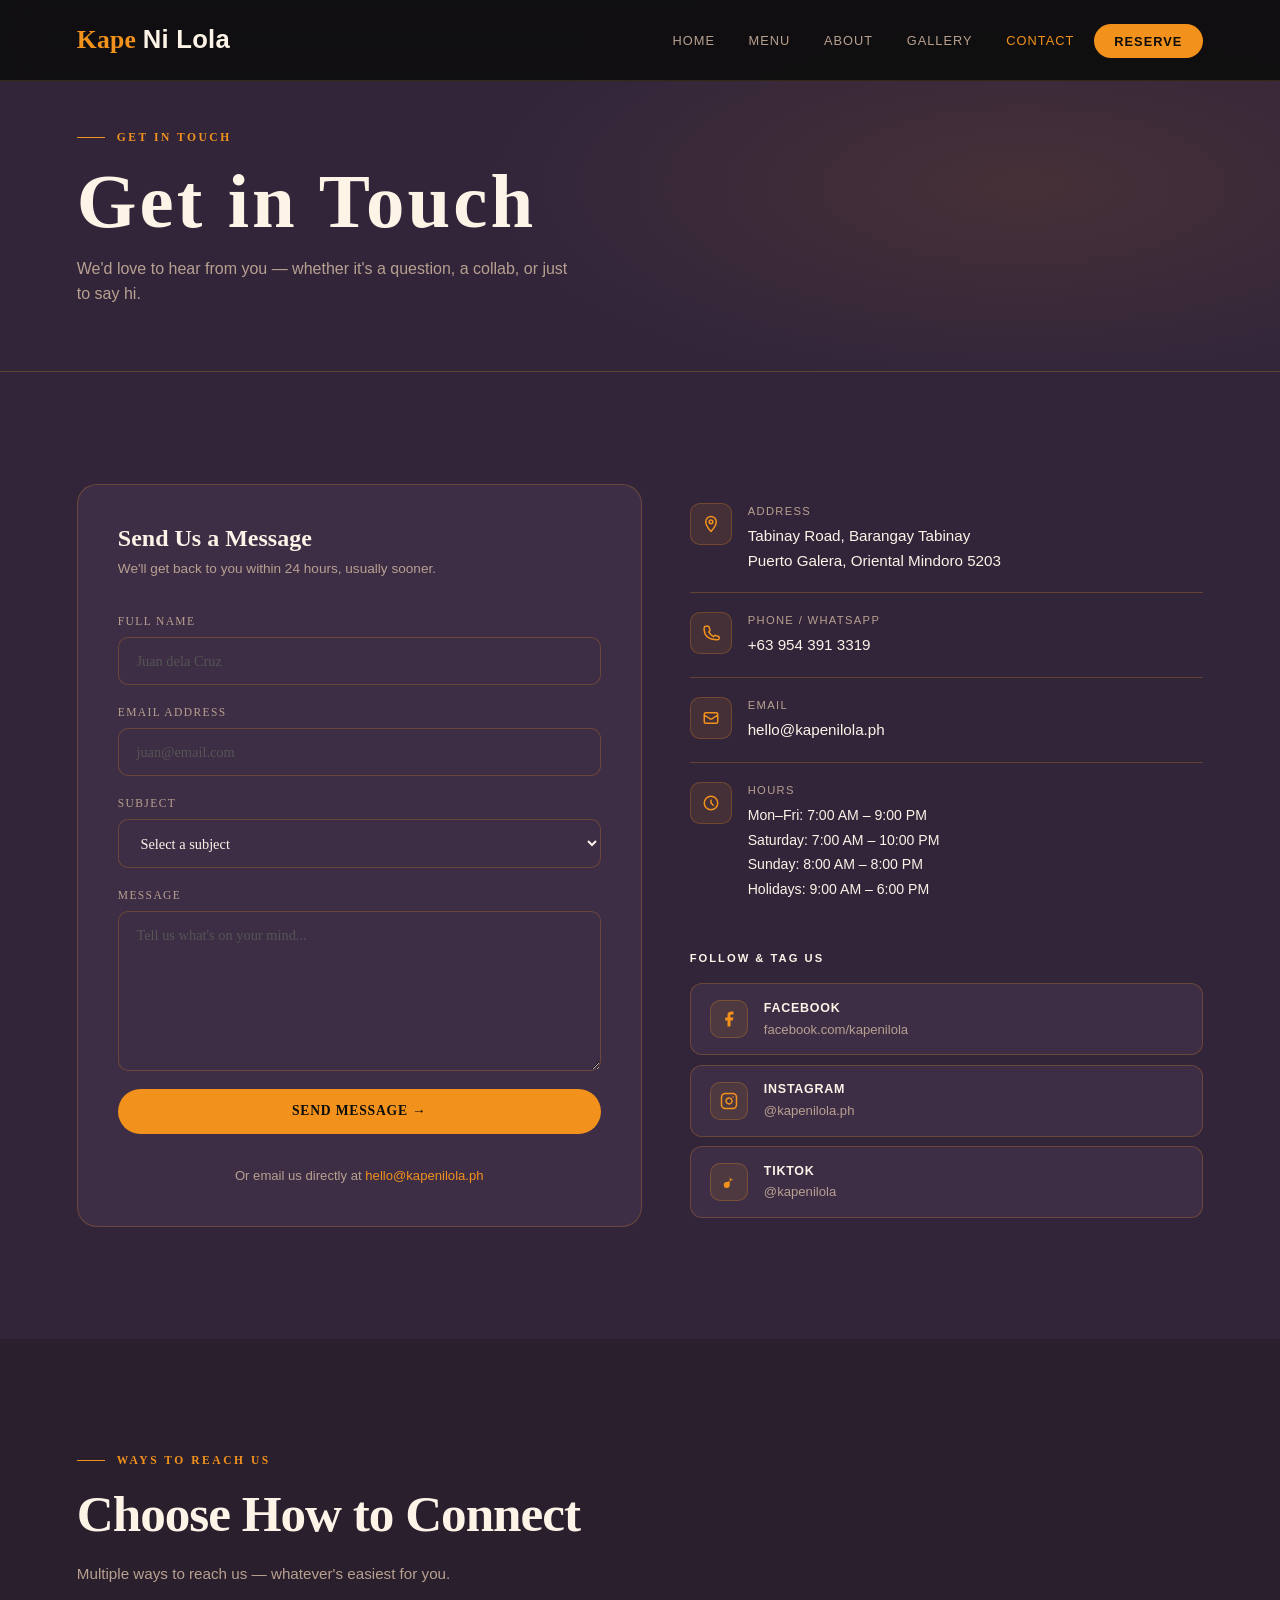
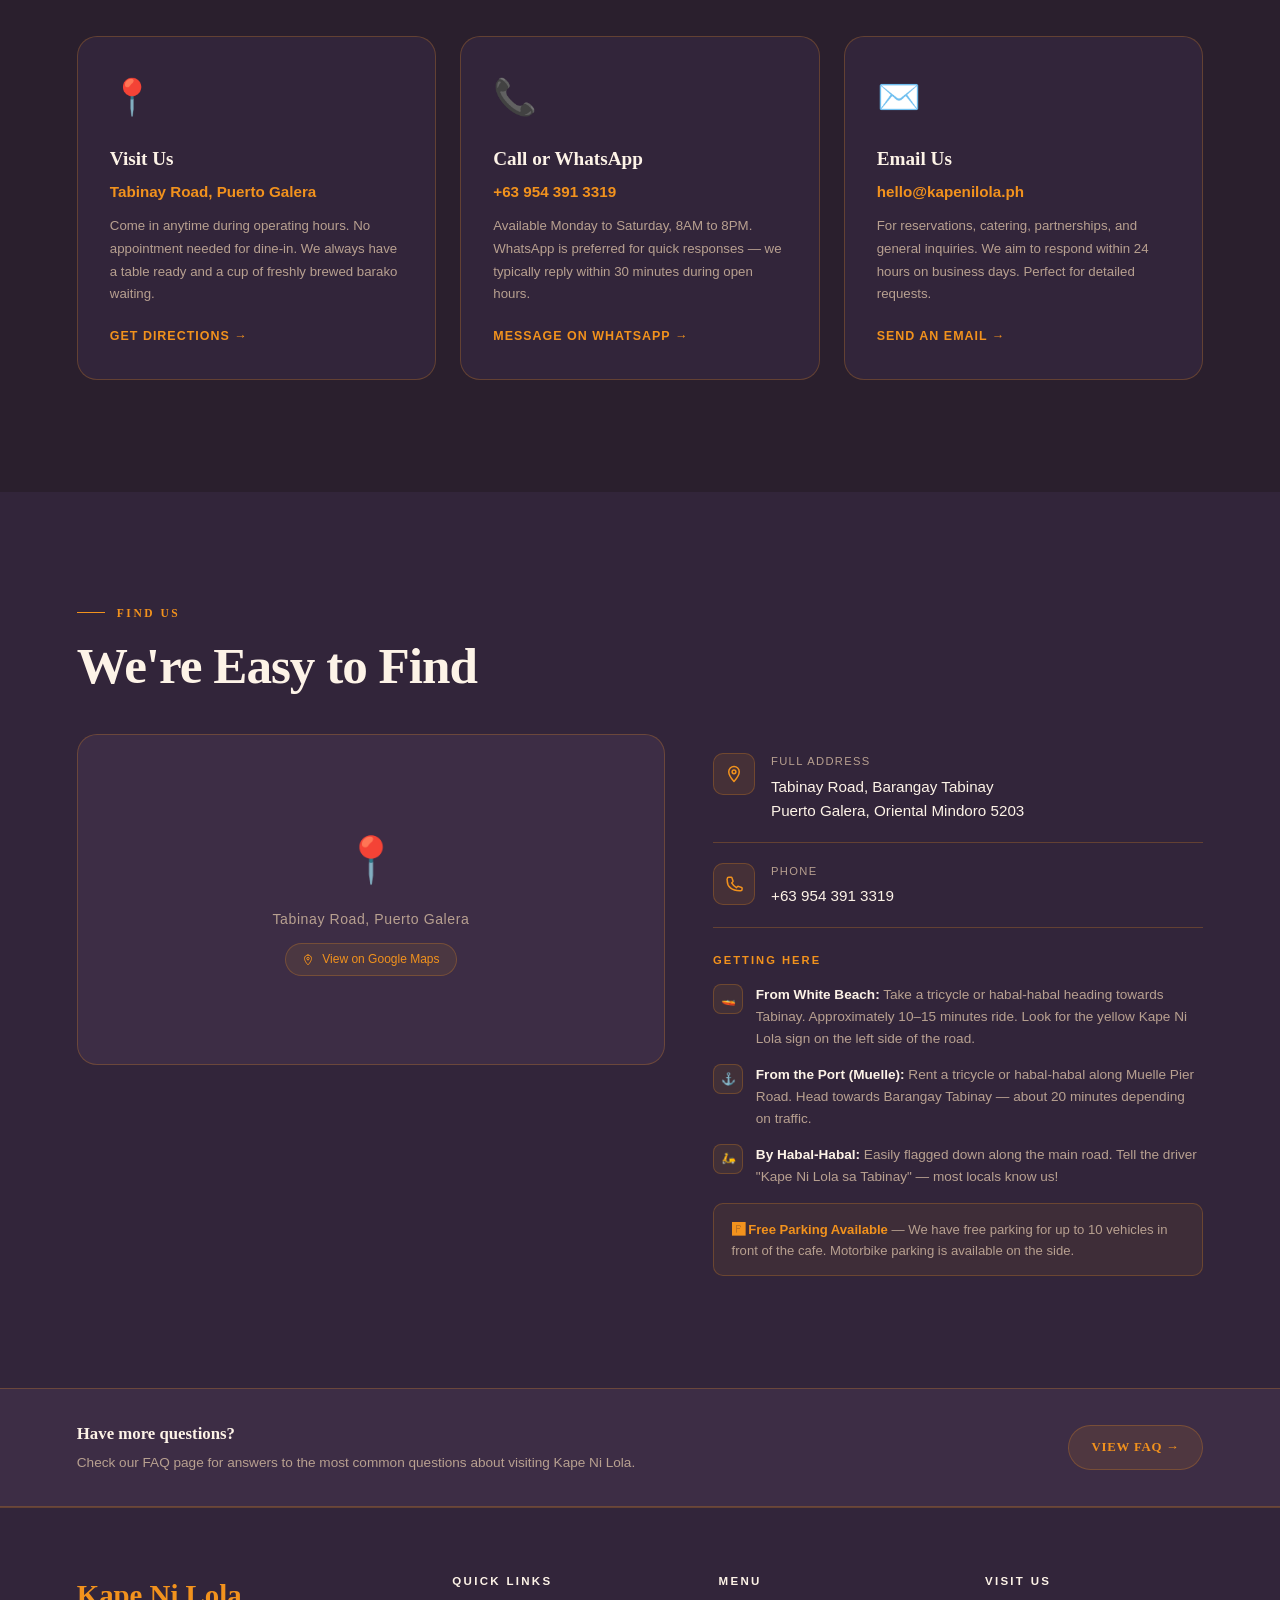
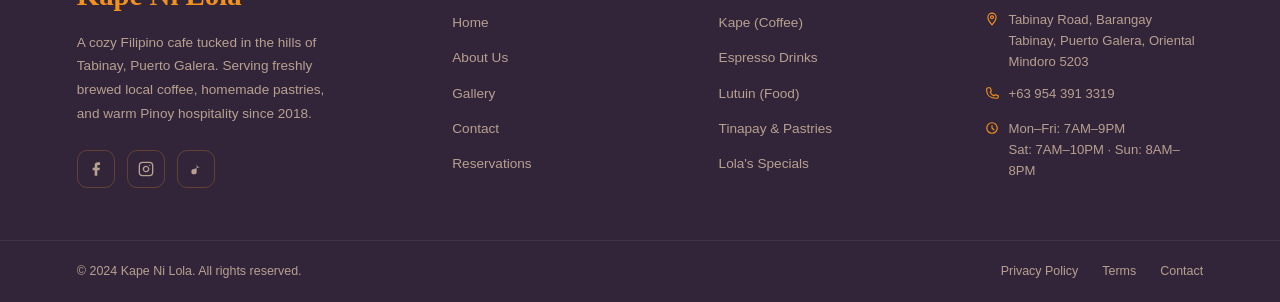
<file: contact.html>
<!DOCTYPE html>
<html lang="en">
<head>
  <meta charset="UTF-8" />
  <meta name="viewport" content="width=device-width, initial-scale=1.0" />
  <title>Contact Us — Kape Ni Lola</title>
  <meta name="description" content="Get in touch with Kape Ni Lola in Puerto Galera. Reach us for reservations, catering, collaborations, or a simple hello." />
  <link rel="preconnect" href="https://fonts.googleapis.com" />
  <link rel="preconnect" href="https://fonts.gstatic.com" crossorigin />
  <link href="https://fonts.googleapis.com/css2?family=Playfair+Display:ital,wght@0,400;0,600;0,700;0,900;1,400&family=Inter:wght@400;500;600;700&display=swap" rel="stylesheet" />
  <link rel="stylesheet" href="style.css" />
  <style>
    /* ── CONTACT GRID ── */
    .contact-grid {
      display: grid;
      grid-template-columns: 1.1fr 1fr;
      gap: 3rem;
      align-items: start;
    }
    @media (max-width: 960px) {
      .contact-grid { grid-template-columns: 1fr; }
    }

    /* ── FORM ── */
    .contact-form {
      background: var(--bg3);
      border: 1px solid var(--border);
      border-radius: 20px;
      padding: 2.5rem;
    }
    .contact-form h3 {
      font-size: 1.5rem; font-weight: 700;
      color: var(--text); margin-bottom: 0.4rem;
    }
    .contact-form .form-subtitle {
      font-size: 0.85rem; color: var(--muted); margin-bottom: 2rem;
    }
    @media (max-width: 600px) {
      .contact-form { padding: 1.5rem; }
    }
    .form-stack { display: flex; flex-direction: column; gap: 1.1rem; }
    .form-direct-email {
      text-align: center; font-size: 0.82rem; color: var(--muted); margin-top: 0.9rem;
    }
    .form-direct-email a { color: var(--accent); }

    /* ── CONTACT INFO SIDEBAR ── */
    .contact-info-sidebar { display: flex; flex-direction: column; gap: 0; }

    /* ── SOCIAL BUTTONS ── */
    .social-title {
      font-size: 0.7rem; font-weight: 700; letter-spacing: 0.18em;
      text-transform: uppercase; color: var(--text);
      margin-top: 1.8rem; margin-bottom: 1rem;
    }
    .social-block {
      display: flex; align-items: center; gap: 1rem;
      background: var(--bg3); border: 1px solid var(--border);
      border-radius: 12px; padding: 0.9rem 1.2rem;
      margin-bottom: 0.6rem; text-decoration: none;
      transition: border-color 0.25s, background 0.25s;
      color: var(--text);
    }
    .social-block:last-child { margin-bottom: 0; }
    .social-block:hover { border-color: var(--accent); background: rgba(200,146,42,0.05); }
    .social-block-icon {
      width: 38px; height: 38px; border-radius: 10px;
      background: rgba(200,146,42,0.12); border: 1px solid var(--border);
      display: flex; align-items: center; justify-content: center;
      color: var(--accent); flex-shrink: 0;
    }
    .social-block-name {
      font-size: 0.78rem; font-weight: 700; letter-spacing: 0.06em;
      text-transform: uppercase; color: var(--text);
    }
    .social-block-handle { font-size: 0.82rem; color: var(--muted); }

    /* ── CONTACT METHOD CARDS ── */
    .method-card {
      background: var(--bg2); border: 1px solid var(--border);
      border-radius: 20px; padding: 2rem;
      transition: all 0.3s; display: flex; flex-direction: column;
    }
    .method-card:hover { border-color: var(--accent); transform: translateY(-4px); box-shadow: 0 24px 48px rgba(0,0,0,0.3); }
    .method-card-icon {
      font-size: 2.2rem; margin-bottom: 1.2rem;
    }
    .method-card-title {
      font-family: 'Cormorant Garamond', serif;
      font-size: 1.2rem; font-weight: 700;
      color: var(--text); margin-bottom: 0.3rem;
    }
    .method-card-value {
      font-size: 0.95rem; color: var(--accent);
      font-weight: 600; margin-bottom: 0.7rem;
    }
    .method-card-desc {
      font-size: 0.83rem; color: var(--muted);
      line-height: 1.7; margin-bottom: 1.3rem; flex: 1;
    }
    .method-card-link {
      font-size: 0.78rem; font-weight: 700;
      letter-spacing: 0.08em; text-transform: uppercase;
      color: var(--accent); display: inline-flex;
      align-items: center; gap: 0.4rem;
      transition: gap 0.25s;
    }
    .method-card-link:hover { gap: 0.7rem; color: var(--accent2); }

    /* ── MAP ── */
    .map-grid {
      display: grid;
      grid-template-columns: 1.2fr 1fr;
      gap: 3rem; align-items: start;
    }
    @media (max-width: 900px) {
      .map-grid { grid-template-columns: 1fr; }
    }
    .map-placeholder {
      aspect-ratio: 16 / 9;
      background: var(--bg3); border: 1px solid var(--border);
      border-radius: 20px; display: flex; flex-direction: column;
      align-items: center; justify-content: center; gap: 0.8rem;
    }
    .map-placeholder-pin { font-size: 2.8rem; }
    .map-placeholder-text { font-size: 0.88rem; color: var(--muted); font-family: 'Lato', sans-serif; letter-spacing: 0.04em; }
    .map-placeholder-tag {
      display: inline-flex; align-items: center; gap: 0.5rem;
      background: rgba(200,146,42,0.1); border: 1px solid var(--border);
      border-radius: 999px; padding: 0.35rem 1rem;
      font-size: 0.75rem; color: var(--accent); font-family: 'Lato', sans-serif;
    }
    .directions-block { margin-top: 1.5rem; }
    .directions-title {
      font-size: 0.7rem; font-weight: 700; letter-spacing: 0.18em;
      text-transform: uppercase; color: var(--accent); margin-bottom: 0.9rem;
    }
    .direction-item {
      display: flex; align-items: flex-start; gap: 0.8rem; margin-bottom: 0.9rem;
    }
    .direction-icon {
      width: 30px; height: 30px; border-radius: 8px;
      background: rgba(200,146,42,0.1); border: 1px solid var(--border);
      display: flex; align-items: center; justify-content: center;
      color: var(--accent); flex-shrink: 0; font-size: 0.75rem;
    }
    .direction-text { font-size: 0.85rem; color: var(--muted); line-height: 1.6; }
    .direction-text strong { color: var(--text); font-weight: 600; }
    .parking-note {
      background: rgba(200,146,42,0.08); border: 1px solid var(--border);
      border-radius: 10px; padding: 0.9rem 1.1rem; margin-top: 1rem;
      font-size: 0.82rem; color: var(--muted);
    }
    .parking-note strong { color: var(--accent); }

    /* ── FAQ TEASER BANNER ── */
    .faq-banner {
      background: var(--bg3); border-top: 1px solid var(--border);
      border-bottom: 1px solid var(--border);
      padding: 2rem 6vw;
      display: flex; align-items: center;
      justify-content: space-between; flex-wrap: wrap; gap: 1rem;
    }
    .faq-banner-text {
      font-size: 1.05rem; color: var(--text);
      font-family: 'Cormorant Garamond', serif; font-weight: 600;
    }
    .faq-banner-sub {
      font-size: 0.85rem; color: var(--muted); margin-top: 0.25rem;
    }

    /* ── FAQ (for accordion on this page if shared) ── */
    .faq-item { border: 1px solid var(--border); border-radius: 12px; overflow: hidden; margin-bottom: 0.8rem; }
    .faq-question {
      width: 100%; display: flex; align-items: center; justify-content: space-between;
      padding: 1.2rem 1.5rem; background: var(--bg3); border: none;
      color: var(--text); font-family: 'Lato', sans-serif; font-size: 0.95rem;
      font-weight: 600; cursor: pointer; text-align: left; transition: background 0.25s;
    }
    .faq-question:hover { background: var(--bg4); }
    .faq-question svg { flex-shrink: 0; transition: transform 0.3s; color: var(--accent); }
    .faq-item.open .faq-question svg { transform: rotate(180deg); }
    .faq-answer {
      max-height: 0; overflow: hidden;
      transition: max-height 0.35s ease, padding 0.35s ease;
      padding: 0 1.5rem; background: var(--bg2);
    }
    .faq-item.open .faq-answer { max-height: 200px; padding: 1.2rem 1.5rem; }
    .faq-answer p { font-size: 0.9rem; color: var(--muted); line-height: 1.75; }
  </style>
  <style>
    .nav-logo, .footer-brand-name { font-family: 'Dancing Script', cursive !important; }
    body, p, span, a, li, input, textarea, select, button, label { font-family: 'Lato', sans-serif; }
    h1, h2, h3, h4, h5, .section-title, .page-hero-title, .menu-card-title,
    .testimonial-name, .stat-number, .menu-card-price { font-family: 'Cormorant Garamond', serif !important; }
    .hero-title { font-family: 'Cormorant Garamond', serif !important; letter-spacing: 0.02em; }
  </style>
</head>
<body>

  <!-- NAV -->
  <nav>
    <a href="index.html" class="nav-logo" style="font-family: 'Dancing Script', cursive; font-size: 1.6rem; letter-spacing: 0.01em;">Kape <span>Ni Lola</span></a>
    <ul class="nav-links">
      <li><a href="index.html">Home</a></li>
      <li><a href="menu.html">Menu</a></li>
      <li><a href="about.html">About</a></li>
      <li><a href="gallery.html">Gallery</a></li>
      <li><a href="contact.html" class="active">Contact</a></li>
      <li><a href="reservations.html" class="nav-cta">Reserve</a></li>
    </ul>
    <button class="hamburger" id="hamburger"><span></span><span></span><span></span></button>
  </nav>
  <div class="mobile-menu" id="mobile-menu">
    <a href="index.html">Home</a>
    <a href="menu.html">Menu</a>
    <a href="about.html">About</a>
    <a href="gallery.html">Gallery</a>
    <a href="contact.html" class="active">Contact</a>
    <a href="reservations.html" class="mob-cta">Reserve a Table</a>
  </div>

  <!-- PAGE HERO -->
  <section class="page-hero">
    <div class="page-hero-bg"></div>
    <div class="page-hero-content reveal">
      <div class="section-label">Get in Touch</div>
      <h1 class="page-hero-title" style="font-family: 'Cormorant Garamond', serif; letter-spacing: 0.04em;">Get in Touch</h1>
      <p class="page-hero-sub">We'd love to hear from you — whether it's a question, a collab, or just to say hi.</p>
    </div>
  </section>

  <!-- CONTACT GRID -->
  <section class="section section-bg2" id="contact-form">
    <div class="contact-grid">

      <!-- LEFT: CONTACT FORM -->
      <div class="reveal">
        <div class="contact-form">
          <h3>Send Us a Message</h3>
          <p class="form-subtitle">We'll get back to you within 24 hours, usually sooner.</p>
          <form action="#" method="post" novalidate>
            <div class="form-stack">
              <div class="form-group">
                <label class="form-label" for="ct-name">Full Name</label>
                <input class="form-input" type="text" id="ct-name" name="name" placeholder="Juan dela Cruz" required />
              </div>
              <div class="form-group">
                <label class="form-label" for="ct-email">Email Address</label>
                <input class="form-input" type="email" id="ct-email" name="email" placeholder="juan@email.com" required />
              </div>
              <div class="form-group">
                <label class="form-label" for="ct-subject">Subject</label>
                <select class="form-input" id="ct-subject" name="subject" required>
                  <option value="" disabled selected>Select a subject</option>
                  <option value="general">General Inquiry</option>
                  <option value="reservation">Reservation</option>
                  <option value="partnership">Partnership / Collaboration</option>
                  <option value="catering">Catering</option>
                  <option value="feedback">Feedback</option>
                  <option value="other">Other</option>
                </select>
              </div>
              <div class="form-group">
                <label class="form-label" for="ct-message">Message</label>
                <textarea class="form-input" id="ct-message" name="message" placeholder="Tell us what's on your mind..." style="min-height: 160px;" required></textarea>
              </div>
              <button type="submit" class="btn-primary" style="width: 100%; justify-content: center;">
                Send Message →
              </button>
              <p class="form-direct-email">Or email us directly at <a href="mailto:hello@kapenilola.ph">hello@kapenilola.ph</a></p>
            </div>
          </form>
        </div>
      </div>

      <!-- RIGHT: CONTACT INFO -->
      <div class="contact-info-sidebar reveal reveal-delay-1">
        <div class="info-item">
          <div class="info-icon">
            <svg width="18" height="18" fill="none" viewBox="0 0 24 24"><path stroke="currentColor" stroke-width="2" stroke-linecap="round" stroke-linejoin="round" d="M12 2C8.13 2 5 5.13 5 9c0 5.25 7 13 7 13s7-7.75 7-13c0-3.87-3.13-7-7-7z"/><circle cx="12" cy="9" r="2.5" stroke="currentColor" stroke-width="2"/></svg>
          </div>
          <div>
            <div class="info-label">Address</div>
            <div class="info-value">Tabinay Road, Barangay Tabinay<br />Puerto Galera, Oriental Mindoro 5203</div>
          </div>
        </div>
        <div class="info-item">
          <div class="info-icon">
            <svg width="18" height="18" fill="none" viewBox="0 0 24 24"><path stroke="currentColor" stroke-width="2" stroke-linecap="round" stroke-linejoin="round" d="M3 5a2 2 0 0 1 2-2h3.28a1 1 0 0 1 .95.68l1.45 4.36a1 1 0 0 1-.23 1.02l-1.55 1.55a16 16 0 0 0 6.29 6.29l1.55-1.55a1 1 0 0 1 1.02-.23l4.36 1.45a1 1 0 0 1 .68.95V19a2 2 0 0 1-2 2h-1C8.72 21 3 15.28 3 8V7a2 2 0 0 1 0-2z"/></svg>
          </div>
          <div>
            <div class="info-label">Phone / WhatsApp</div>
            <div class="info-value">+63 954 391 3319</div>
          </div>
        </div>
        <div class="info-item">
          <div class="info-icon">
            <svg width="18" height="18" fill="none" viewBox="0 0 24 24"><path stroke="currentColor" stroke-width="2" stroke-linecap="round" stroke-linejoin="round" d="M3 8l7.89 5.26a2 2 0 0 0 2.22 0L21 8M5 19h14a2 2 0 0 0 2-2V7a2 2 0 0 0-2-2H5a2 2 0 0 0-2 2v10a2 2 0 0 0 2 2z"/></svg>
          </div>
          <div>
            <div class="info-label">Email</div>
            <div class="info-value"><a href="mailto:hello@kapenilola.ph" style="color: inherit;">hello@kapenilola.ph</a></div>
          </div>
        </div>
        <div class="info-item" style="border-bottom: none;">
          <div class="info-icon">
            <svg width="18" height="18" fill="none" viewBox="0 0 24 24"><path stroke="currentColor" stroke-width="2" stroke-linecap="round" stroke-linejoin="round" d="M12 8v4l3 3m6-3a9 9 0 1 1-18 0 9 9 0 0 1 18 0z"/></svg>
          </div>
          <div>
            <div class="info-label">Hours</div>
            <div class="info-value" style="font-size: 0.88rem; line-height: 1.75;">
              Mon–Fri: 7:00 AM – 9:00 PM<br />
              Saturday: 7:00 AM – 10:00 PM<br />
              Sunday: 8:00 AM – 8:00 PM<br />
              Holidays: 9:00 AM – 6:00 PM
            </div>
          </div>
        </div>

        <!-- Social Media -->
        <div class="social-title">Follow &amp; Tag Us</div>

        <a href="#" class="social-block">
          <div class="social-block-icon">
            <svg width="18" height="18" fill="none" viewBox="0 0 24 24"><path fill="currentColor" d="M18 2h-3a5 5 0 0 0-5 5v3H7v4h3v8h4v-8h3l1-4h-4V7a1 1 0 0 1 1-1h3z"/></svg>
          </div>
          <div>
            <div class="social-block-name">Facebook</div>
            <div class="social-block-handle">facebook.com/kapenilola</div>
          </div>
        </a>

        <a href="#" class="social-block">
          <div class="social-block-icon">
            <svg width="18" height="18" fill="none" viewBox="0 0 24 24"><rect width="20" height="20" x="2" y="2" rx="5" ry="5" stroke="currentColor" stroke-width="2"/><path stroke="currentColor" stroke-width="2" d="M16 11.37A4 4 0 1 1 12.63 8 4 4 0 0 1 16 11.37z"/><line x1="17.5" x2="17.51" y1="6.5" y2="6.5" stroke="currentColor" stroke-width="2" stroke-linecap="round"/></svg>
          </div>
          <div>
            <div class="social-block-name">Instagram</div>
            <div class="social-block-handle">@kapenilola.ph</div>
          </div>
        </a>

        <a href="#" class="social-block">
          <div class="social-block-icon">
            <svg width="18" height="18" fill="currentColor" viewBox="0 0 24 24"><path d="M9 12a4 4 0 1 0 4 4V4a5 5 0 0 0 5 5"/></svg>
          </div>
          <div>
            <div class="social-block-name">TikTok</div>
            <div class="social-block-handle">@kapenilola</div>
          </div>
        </a>
      </div>

    </div>
  </section>

  <!-- CONTACT METHOD CARDS -->
  <section class="section section-bg">
    <div class="section-label">Ways to Reach Us</div>
    <h2 class="section-title reveal">Choose How to Connect</h2>
    <p class="section-sub reveal" style="margin-bottom: 3rem;">Multiple ways to reach us — whatever's easiest for you.</p>
    <div class="grid-3">

      <div class="method-card reveal">
        <div class="method-card-icon">📍</div>
        <div class="method-card-title">Visit Us</div>
        <div class="method-card-value">Tabinay Road, Puerto Galera</div>
        <p class="method-card-desc">Come in anytime during operating hours. No appointment needed for dine-in. We always have a table ready and a cup of freshly brewed barako waiting.</p>
        <a href="#map" class="method-card-link">Get Directions →</a>
      </div>

      <div class="method-card reveal reveal-delay-1">
        <div class="method-card-icon">📞</div>
        <div class="method-card-title">Call or WhatsApp</div>
        <div class="method-card-value">+63 954 391 3319</div>
        <p class="method-card-desc">Available Monday to Saturday, 8AM to 8PM. WhatsApp is preferred for quick responses — we typically reply within 30 minutes during open hours.</p>
        <a href="https://wa.me/639543913319" target="_blank" rel="noopener" class="method-card-link">Message on WhatsApp →</a>
      </div>

      <div class="method-card reveal reveal-delay-2">
        <div class="method-card-icon">✉️</div>
        <div class="method-card-title">Email Us</div>
        <div class="method-card-value">hello@kapenilola.ph</div>
        <p class="method-card-desc">For reservations, catering, partnerships, and general inquiries. We aim to respond within 24 hours on business days. Perfect for detailed requests.</p>
        <a href="mailto:hello@kapenilola.ph" class="method-card-link">Send an Email →</a>
      </div>

    </div>
  </section>

  <!-- MAP SECTION -->
  <section class="section section-bg2" id="map">
    <div class="section-label">Find Us</div>
    <h2 class="section-title reveal">We're Easy to Find</h2>
    <div class="map-grid" style="margin-top: 2.5rem;">
      <!-- Map Placeholder -->
      <div class="map-placeholder reveal">
        <div class="map-placeholder-pin">📍</div>
        <div class="map-placeholder-text">Tabinay Road, Puerto Galera</div>
        <div class="map-placeholder-tag">
          <svg width="12" height="12" viewBox="0 0 24 24" fill="none"><path stroke="currentColor" stroke-width="2" stroke-linecap="round" stroke-linejoin="round" d="M12 2C8.13 2 5 5.13 5 9c0 5.25 7 13 7 13s7-7.75 7-13c0-3.87-3.13-7-7-7zm0 9.5c-1.38 0-2.5-1.12-2.5-2.5s1.12-2.5 2.5-2.5 2.5 1.12 2.5 2.5-1.12 2.5-2.5 2.5z"/></svg>
          View on Google Maps
        </div>
      </div>

      <!-- Directions -->
      <div class="reveal reveal-delay-1">
        <div class="info-item">
          <div class="info-icon">
            <svg width="18" height="18" fill="none" viewBox="0 0 24 24"><path stroke="currentColor" stroke-width="2" stroke-linecap="round" stroke-linejoin="round" d="M12 2C8.13 2 5 5.13 5 9c0 5.25 7 13 7 13s7-7.75 7-13c0-3.87-3.13-7-7-7z"/><circle cx="12" cy="9" r="2.5" stroke="currentColor" stroke-width="2"/></svg>
          </div>
          <div>
            <div class="info-label">Full Address</div>
            <div class="info-value">Tabinay Road, Barangay Tabinay<br />Puerto Galera, Oriental Mindoro 5203</div>
          </div>
        </div>
        <div class="info-item">
          <div class="info-icon">
            <svg width="18" height="18" fill="none" viewBox="0 0 24 24"><path stroke="currentColor" stroke-width="2" stroke-linecap="round" stroke-linejoin="round" d="M3 5a2 2 0 0 1 2-2h3.28a1 1 0 0 1 .95.68l1.45 4.36a1 1 0 0 1-.23 1.02l-1.55 1.55a16 16 0 0 0 6.29 6.29l1.55-1.55a1 1 0 0 1 1.02-.23l4.36 1.45a1 1 0 0 1 .68.95V19a2 2 0 0 1-2 2h-1C8.72 21 3 15.28 3 8V7a2 2 0 0 1 0-2z"/></svg>
          </div>
          <div>
            <div class="info-label">Phone</div>
            <div class="info-value">+63 954 391 3319</div>
          </div>
        </div>
        <div class="directions-block">
          <div class="directions-title">Getting Here</div>
          <div class="direction-item">
            <div class="direction-icon">🚤</div>
            <p class="direction-text"><strong>From White Beach:</strong> Take a tricycle or habal-habal heading towards Tabinay. Approximately 10–15 minutes ride. Look for the yellow Kape Ni Lola sign on the left side of the road.</p>
          </div>
          <div class="direction-item">
            <div class="direction-icon">⚓</div>
            <p class="direction-text"><strong>From the Port (Muelle):</strong> Rent a tricycle or habal-habal along Muelle Pier Road. Head towards Barangay Tabinay — about 20 minutes depending on traffic.</p>
          </div>
          <div class="direction-item">
            <div class="direction-icon">🛵</div>
            <p class="direction-text"><strong>By Habal-Habal:</strong> Easily flagged down along the main road. Tell the driver "Kape Ni Lola sa Tabinay" — most locals know us!</p>
          </div>
          <div class="parking-note">
            <strong>🅿 Free Parking Available</strong> — We have free parking for up to 10 vehicles in front of the cafe. Motorbike parking is available on the side.
          </div>
        </div>
      </div>
    </div>
  </section>

  <!-- FAQ TEASER BANNER -->
  <div class="faq-banner">
    <div>
      <div class="faq-banner-text">Have more questions?</div>
      <div class="faq-banner-sub">Check our FAQ page for answers to the most common questions about visiting Kape Ni Lola.</div>
    </div>
    <a href="reservations.html#faq" class="btn-ghost">View FAQ →</a>
  </div>

  <!-- FOOTER -->
  <footer>
    <div class="footer-main">
      <!-- Brand + Socials -->
      <div>
        <div class="footer-brand-name" style="font-family: 'Dancing Script', cursive; font-size: 1.8rem;">Kape Ni Lola</div>
        <p class="footer-brand-desc">A cozy Filipino cafe tucked in the hills of Tabinay, Puerto Galera. Serving freshly brewed local coffee, homemade pastries, and warm Pinoy hospitality since 2018.</p>
        <div class="footer-socials">
          <a href="#" class="footer-social" aria-label="Facebook">
            <svg width="16" height="16" fill="none" viewBox="0 0 24 24"><path fill="currentColor" d="M18 2h-3a5 5 0 0 0-5 5v3H7v4h3v8h4v-8h3l1-4h-4V7a1 1 0 0 1 1-1h3z"/></svg>
          </a>
          <a href="#" class="footer-social" aria-label="Instagram">
            <svg width="16" height="16" fill="none" viewBox="0 0 24 24"><rect width="20" height="20" x="2" y="2" rx="5" ry="5" stroke="currentColor" stroke-width="2"/><path stroke="currentColor" stroke-width="2" d="M16 11.37A4 4 0 1 1 12.63 8 4 4 0 0 1 16 11.37z"/><line x1="17.5" x2="17.51" y1="6.5" y2="6.5" stroke="currentColor" stroke-width="2" stroke-linecap="round"/></svg>
          </a>
          <a href="#" class="footer-social" aria-label="TikTok">
            <svg width="16" height="16" fill="currentColor" viewBox="0 0 24 24"><path d="M9 12a4 4 0 1 0 4 4V4a5 5 0 0 0 5 5"/></svg>
          </a>
        </div>
      </div>
      <!-- Quick Links -->
      <div>
        <div class="footer-col-title">Quick Links</div>
        <ul class="footer-links-list">
          <li><a href="index.html">Home</a></li>
          <li><a href="about.html">About Us</a></li>
          <li><a href="gallery.html">Gallery</a></li>
          <li><a href="contact.html">Contact</a></li>
          <li><a href="reservations.html">Reservations</a></li>
        </ul>
      </div>
      <!-- Menu Links -->
      <div>
        <div class="footer-col-title">Menu</div>
        <ul class="footer-links-list">
          <li><a href="menu.html#coffee">Kape (Coffee)</a></li>
          <li><a href="menu.html#espresso">Espresso Drinks</a></li>
          <li><a href="menu.html#food">Lutuin (Food)</a></li>
          <li><a href="menu.html#pastries">Tinapay & Pastries</a></li>
          <li><a href="menu.html#specials">Lola's Specials</a></li>
        </ul>
      </div>
      <!-- Visit Us -->
      <div>
        <div class="footer-col-title">Visit Us</div>
        <div class="footer-info-item">
          <span class="footer-info-icon">
            <svg width="14" height="14" fill="none" viewBox="0 0 24 24"><path stroke="currentColor" stroke-width="2" stroke-linecap="round" stroke-linejoin="round" d="M12 2C8.13 2 5 5.13 5 9c0 5.25 7 13 7 13s7-7.75 7-13c0-3.87-3.13-7-7-7z"/><circle cx="12" cy="9" r="2.5" stroke="currentColor" stroke-width="2"/></svg>
          </span>
          <span>Tabinay Road, Barangay Tabinay, Puerto Galera, Oriental Mindoro 5203</span>
        </div>
        <div class="footer-info-item">
          <span class="footer-info-icon">
            <svg width="14" height="14" fill="none" viewBox="0 0 24 24"><path stroke="currentColor" stroke-width="2" stroke-linecap="round" stroke-linejoin="round" d="M3 5a2 2 0 0 1 2-2h3.28a1 1 0 0 1 .95.68l1.45 4.36a1 1 0 0 1-.23 1.02l-1.55 1.55a16 16 0 0 0 6.29 6.29l1.55-1.55a1 1 0 0 1 1.02-.23l4.36 1.45a1 1 0 0 1 .68.95V19a2 2 0 0 1-2 2h-1C8.72 21 3 15.28 3 8V7a2 2 0 0 1 0-2z"/></svg>
          </span>
          <span>+63 954 391 3319</span>
        </div>
        <div class="footer-info-item">
          <span class="footer-info-icon">
            <svg width="14" height="14" fill="none" viewBox="0 0 24 24"><path stroke="currentColor" stroke-width="2" stroke-linecap="round" stroke-linejoin="round" d="M12 8v4l3 3m6-3a9 9 0 1 1-18 0 9 9 0 0 1 18 0z"/></svg>
          </span>
          <span>Mon–Fri: 7AM–9PM<br />Sat: 7AM–10PM · Sun: 8AM–8PM</span>
        </div>
      </div>
    </div>
    <div class="footer-bottom">
      <span class="footer-copy">© 2024 Kape Ni Lola. All rights reserved.</span>
      <div class="footer-bottom-links">
        <a href="#">Privacy Policy</a>
        <a href="#">Terms</a>
        <a href="contact.html">Contact</a>
      </div>
    </div>
  </footer>

  <!-- Floating Reserve Button (mobile) -->
  <a href="reservations.html" class="float-btn">Reserve a Table</a>

  <script>
    const hamburger = document.getElementById('hamburger');
    const mobileMenu = document.getElementById('mobile-menu');
    hamburger.addEventListener('click', () => {
      hamburger.classList.toggle('open');
      mobileMenu.classList.toggle('open');
    });
    const reveals = document.querySelectorAll('.reveal');
    const observer = new IntersectionObserver((entries) => {
      entries.forEach(e => { if (e.isIntersecting) e.target.classList.add('visible'); });
    }, { threshold: 0.08 });
    reveals.forEach(r => observer.observe(r));
    window.addEventListener('scroll', () => {
      document.querySelector('nav').style.borderBottomColor =
        window.scrollY > 50 ? 'rgba(200,146,42,0.35)' : 'rgba(200,146,42,0.2)';
    });

    // FAQ Accordion
    document.querySelectorAll('.faq-question').forEach(btn => {
      btn.addEventListener('click', () => {
        const item = btn.parentElement;
        const isOpen = item.classList.contains('open');
        document.querySelectorAll('.faq-item').forEach(i => i.classList.remove('open'));
        if (!isOpen) item.classList.add('open');
      });
    });
  </script>

</body>
</html>
</file>
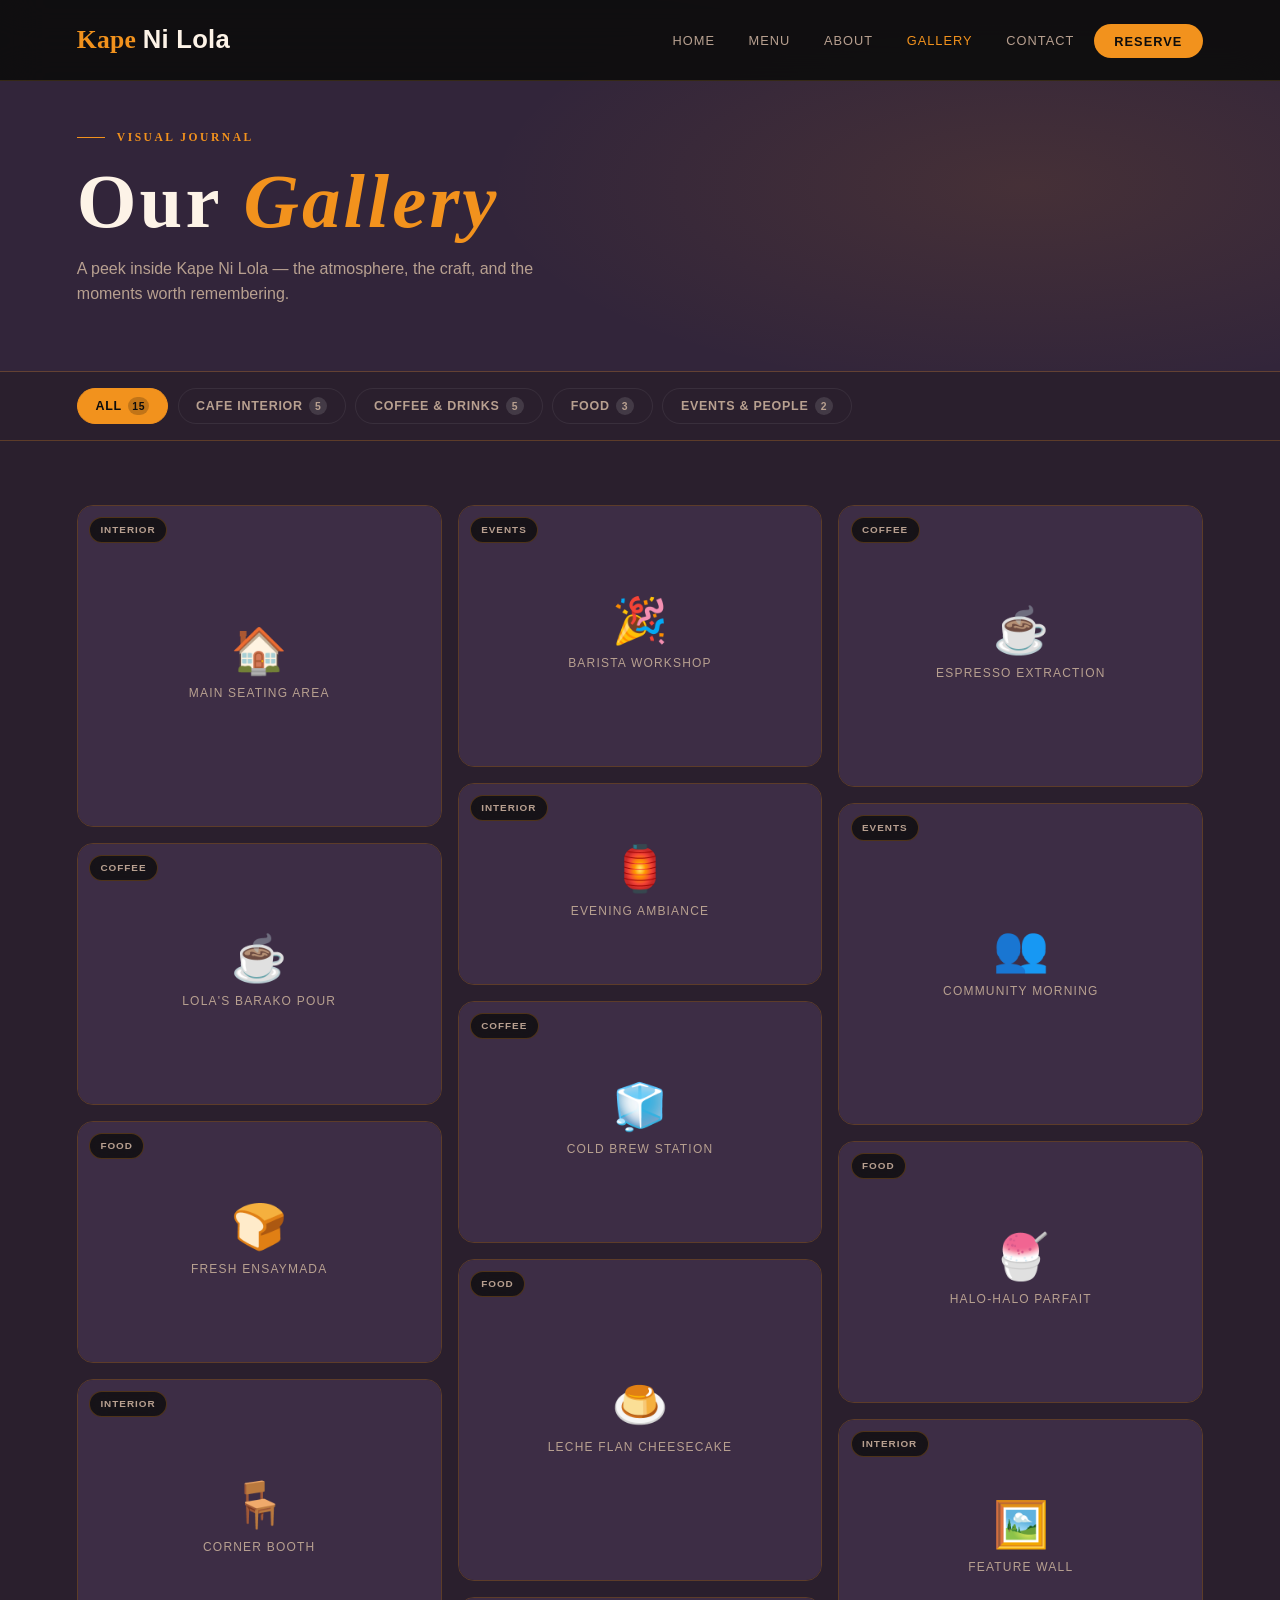
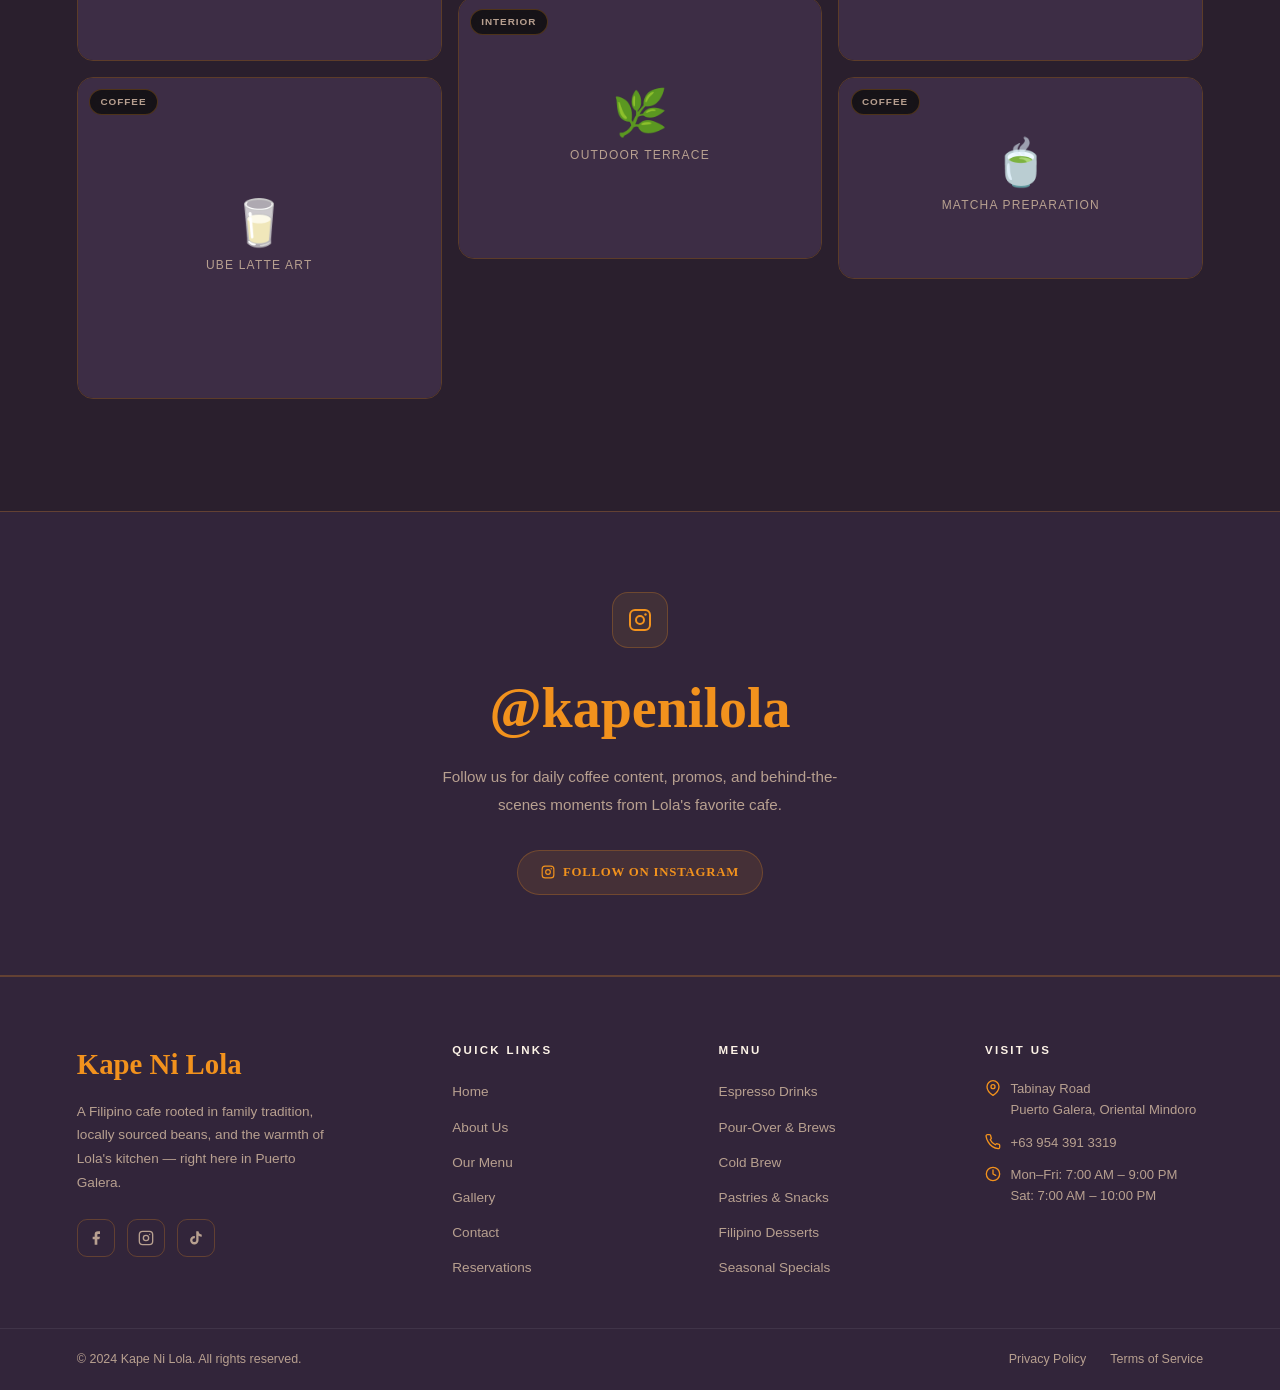
<file: gallery.html>
<!DOCTYPE html>
<html lang="en">
<head>
  <meta charset="UTF-8" />
  <meta name="viewport" content="width=device-width, initial-scale=1.0" />
  <title>Gallery — Kape Ni Lola</title>
  <meta name="description" content="A peek inside Kape Ni Lola — the atmosphere, the craft, and the moments worth remembering." />
  <link rel="preconnect" href="https://fonts.googleapis.com" />
  <link rel="preconnect" href="https://fonts.gstatic.com" crossorigin />
  <link href="https://fonts.googleapis.com/css2?family=Playfair+Display:ital,wght@0,400;0,600;0,700;0,900;1,400;1,700&family=Inter:wght@300;400;500;600;700&display=swap" rel="stylesheet" />
  <link rel="stylesheet" href="style.css" />

  <style>
    /* ── GALLERY PAGE SPECIFIC ── */

    /* Filter tabs */
    .filter-bar {
      position: sticky;
      top: 65px;
      z-index: 100;
      background: var(--bg);
      padding: 1rem 6vw;
      border-bottom: 1px solid var(--border);
      display: flex;
      gap: 0.6rem;
      flex-wrap: wrap;
      align-items: center;
    }
    .filter-btn {
      display: inline-flex;
      align-items: center;
      gap: 0.4rem;
      padding: 0.5rem 1.1rem;
      background: transparent;
      border: 1px solid var(--border2);
      border-radius: 999px;
      color: var(--muted);
      font-size: 0.78rem;
      font-weight: 600;
      letter-spacing: 0.06em;
      text-transform: uppercase;
      font-family: 'Lato', sans-serif;
      cursor: pointer;
      transition: all 0.25s;
    }
    .filter-btn:hover {
      border-color: var(--border);
      color: var(--soft);
    }
    .filter-btn.active {
      background: var(--accent);
      border-color: var(--accent);
      color: #0d0d0d;
    }
    .filter-count {
      display: inline-flex;
      align-items: center;
      justify-content: center;
      min-width: 18px;
      height: 18px;
      padding: 0 4px;
      border-radius: 99px;
      font-size: 0.65rem;
      font-weight: 700;
      background: rgba(255,255,255,0.12);
      color: inherit;
    }
    .filter-btn.active .filter-count {
      background: rgba(0,0,0,0.2);
      color: #0d0d0d;
    }

    /* Gallery section */
    .gallery-section {
      padding: 4rem 6vw 7rem;
      background: var(--bg);
    }

    /* Masonry columns */
    .gallery-masonry {
      column-count: 3;
      column-gap: 1rem;
    }
    @media (max-width: 900px) {
      .gallery-masonry { column-count: 2; }
    }
    @media (max-width: 560px) {
      .gallery-masonry { column-count: 1; }
    }

    /* Gallery items */
    .gallery-item {
      break-inside: avoid;
      margin-bottom: 1rem;
      border-radius: 16px;
      overflow: hidden;
      border: 1px solid var(--border);
      position: relative;
      cursor: pointer;
      transition: transform 0.3s ease, border-color 0.3s ease, box-shadow 0.3s ease;
      display: block;
    }
    .gallery-item:hover {
      transform: scale(1.02);
      border-color: rgba(200,146,42,0.5);
      box-shadow: 0 16px 40px rgba(0,0,0,0.4);
    }
    .gallery-item.hidden {
      display: none;
    }

    /* Item placeholder */
    .gallery-placeholder {
      background: var(--bg3);
      display: flex;
      flex-direction: column;
      align-items: center;
      justify-content: center;
      gap: 0.7rem;
      padding: 2.5rem 1rem;
    }
    .gallery-placeholder-emoji {
      font-size: 2.8rem;
      line-height: 1;
    }
    .gallery-placeholder-caption {
      font-size: 0.75rem;
      color: var(--muted);
      letter-spacing: 0.1em;
      text-align: center;
      text-transform: uppercase;
      font-family: 'Lato', sans-serif;
      font-weight: 500;
    }

    /* Hover overlay */
    .gallery-overlay {
      position: absolute;
      inset: 0;
      background: rgba(200, 146, 42, 0.15);
      display: flex;
      align-items: center;
      justify-content: center;
      opacity: 0;
      transition: opacity 0.3s ease;
    }
    .gallery-item:hover .gallery-overlay { opacity: 1; }
    .gallery-zoom-icon {
      width: 48px; height: 48px;
      border-radius: 50%;
      background: rgba(200,146,42,0.9);
      display: flex;
      align-items: center;
      justify-content: center;
      color: #0d0d0d;
    }

    /* Category tag on item */
    .gallery-cat-tag {
      position: absolute;
      top: 0.7rem;
      left: 0.7rem;
      padding: 0.25rem 0.65rem;
      background: rgba(13,13,13,0.8);
      border: 1px solid var(--border);
      border-radius: 999px;
      font-size: 0.62rem;
      font-weight: 600;
      letter-spacing: 0.1em;
      text-transform: uppercase;
      color: var(--muted);
      font-family: 'Lato', sans-serif;
      backdrop-filter: blur(8px);
    }

    /* Empty state */
    .gallery-empty {
      display: none;
      text-align: center;
      padding: 5rem 1rem;
      color: var(--muted);
      font-size: 0.9rem;
    }
    .gallery-empty.visible { display: block; }
    .gallery-empty-icon { font-size: 3rem; margin-bottom: 1rem; }

    /* Instagram CTA */
    .ig-cta {
      background: var(--bg2);
      border-top: 1px solid var(--border);
      border-bottom: 1px solid var(--border);
      padding: 5rem 6vw;
      text-align: center;
    }
    .ig-handle {
      font-family: 'Cormorant Garamond', serif;
      font-size: clamp(2rem, 5vw, 3.5rem);
      font-weight: 700;
      color: var(--accent);
      margin: 1rem 0 0.6rem;
      display: flex;
      align-items: center;
      justify-content: center;
      gap: 0.6rem;
    }
    .ig-sub {
      font-size: 0.95rem;
      color: var(--muted);
      max-width: 440px;
      margin: 0 auto 2rem;
      line-height: 1.8;
    }

    /* Height variations for masonry visual rhythm */
    .h-sm  { min-height: 200px; }
    .h-md  { min-height: 260px; }
    .h-lg  { min-height: 320px; }
    .h-xl  { min-height: 280px; }
    .h-xs  { min-height: 240px; }
  </style>
  <style>
    .nav-logo, .footer-brand-name { font-family: 'Dancing Script', cursive !important; }
    body, p, span, a, li, input, textarea, select, button, label { font-family: 'Lato', sans-serif; }
    h1, h2, h3, h4, h5, .section-title, .page-hero-title, .menu-card-title,
    .testimonial-name, .stat-number, .menu-card-price { font-family: 'Cormorant Garamond', serif !important; }
    .hero-title { font-family: 'Cormorant Garamond', serif !important; letter-spacing: 0.02em; }
  </style>
</head>
<body>

  <!-- ── NAV ── -->
  <nav>
    <a href="index.html" class="nav-logo" style="font-family: 'Dancing Script', cursive; font-size: 1.6rem; letter-spacing: 0.01em;">Kape <span>Ni Lola</span></a>
    <ul class="nav-links">
      <li><a href="index.html">Home</a></li>
      <li><a href="menu.html">Menu</a></li>
      <li><a href="about.html">About</a></li>
      <li><a href="gallery.html" class="active">Gallery</a></li>
      <li><a href="contact.html">Contact</a></li>
      <li><a href="reservations.html" class="nav-cta">Reserve</a></li>
    </ul>
    <button class="hamburger" id="hamburger" aria-label="Menu"><span></span><span></span><span></span></button>
  </nav>
  <div class="mobile-menu" id="mobile-menu">
    <a href="index.html">Home</a>
    <a href="menu.html">Menu</a>
    <a href="about.html">About</a>
    <a href="gallery.html" class="active">Gallery</a>
    <a href="contact.html">Contact</a>
    <a href="reservations.html" class="mob-cta">Reserve a Table</a>
  </div>

  <!-- ── 1. PAGE HERO ── -->
  <section class="page-hero">
    <div class="page-hero-bg"></div>
    <div class="page-hero-content reveal">
      <p class="section-label">Visual Journal</p>
      <h1 class="page-hero-title" style="font-family: 'Cormorant Garamond', serif; letter-spacing: 0.04em;">Our <em style="color: var(--accent); font-style: italic;">Gallery</em></h1>
      <p class="page-hero-sub">A peek inside Kape Ni Lola — the atmosphere, the craft, and the moments worth remembering.</p>
    </div>
  </section>

  <!-- ── 2. FILTER TABS ── -->
  <div class="filter-bar" id="filter-bar">
    <button class="filter-btn active" data-filter="all">
      All <span class="filter-count">15</span>
    </button>
    <button class="filter-btn" data-filter="interior">
      Cafe Interior <span class="filter-count">5</span>
    </button>
    <button class="filter-btn" data-filter="coffee">
      Coffee &amp; Drinks <span class="filter-count">5</span>
    </button>
    <button class="filter-btn" data-filter="food">
      Food <span class="filter-count">3</span>
    </button>
    <button class="filter-btn" data-filter="events">
      Events &amp; People <span class="filter-count">2</span>
    </button>
  </div>

  <!-- ── 3. GALLERY GRID ── -->
  <section class="gallery-section">
    <div class="gallery-masonry" id="gallery-masonry">

      <!-- Interior items -->
      <div class="gallery-item" data-cat="interior">
        <div class="gallery-placeholder h-lg">
          <div class="gallery-placeholder-emoji">🏠</div>
          <div class="gallery-placeholder-caption">Main Seating Area</div>
        </div>
        <div class="gallery-overlay">
          <div class="gallery-zoom-icon">
            <svg width="20" height="20" viewBox="0 0 24 24" fill="none" stroke="currentColor" stroke-width="2.5" stroke-linecap="round" stroke-linejoin="round">
              <circle cx="11" cy="11" r="8"/><line x1="21" y1="21" x2="16.65" y2="16.65"/><line x1="11" y1="8" x2="11" y2="14"/><line x1="8" y1="11" x2="14" y2="11"/>
            </svg>
          </div>
        </div>
        <div class="gallery-cat-tag">Interior</div>
      </div>

      <!-- Coffee item -->
      <div class="gallery-item" data-cat="coffee">
        <div class="gallery-placeholder h-md">
          <div class="gallery-placeholder-emoji">☕</div>
          <div class="gallery-placeholder-caption">Lola's Barako Pour</div>
        </div>
        <div class="gallery-overlay">
          <div class="gallery-zoom-icon">
            <svg width="20" height="20" viewBox="0 0 24 24" fill="none" stroke="currentColor" stroke-width="2.5" stroke-linecap="round" stroke-linejoin="round">
              <circle cx="11" cy="11" r="8"/><line x1="21" y1="21" x2="16.65" y2="16.65"/><line x1="11" y1="8" x2="11" y2="14"/><line x1="8" y1="11" x2="14" y2="11"/>
            </svg>
          </div>
        </div>
        <div class="gallery-cat-tag">Coffee</div>
      </div>

      <!-- Food item -->
      <div class="gallery-item" data-cat="food">
        <div class="gallery-placeholder h-xs">
          <div class="gallery-placeholder-emoji">🍞</div>
          <div class="gallery-placeholder-caption">Fresh Ensaymada</div>
        </div>
        <div class="gallery-overlay">
          <div class="gallery-zoom-icon">
            <svg width="20" height="20" viewBox="0 0 24 24" fill="none" stroke="currentColor" stroke-width="2.5" stroke-linecap="round" stroke-linejoin="round">
              <circle cx="11" cy="11" r="8"/><line x1="21" y1="21" x2="16.65" y2="16.65"/><line x1="11" y1="8" x2="11" y2="14"/><line x1="8" y1="11" x2="14" y2="11"/>
            </svg>
          </div>
        </div>
        <div class="gallery-cat-tag">Food</div>
      </div>

      <!-- Interior -->
      <div class="gallery-item" data-cat="interior">
        <div class="gallery-placeholder h-xl">
          <div class="gallery-placeholder-emoji">🪑</div>
          <div class="gallery-placeholder-caption">Corner Booth</div>
        </div>
        <div class="gallery-overlay">
          <div class="gallery-zoom-icon">
            <svg width="20" height="20" viewBox="0 0 24 24" fill="none" stroke="currentColor" stroke-width="2.5" stroke-linecap="round" stroke-linejoin="round">
              <circle cx="11" cy="11" r="8"/><line x1="21" y1="21" x2="16.65" y2="16.65"/><line x1="11" y1="8" x2="11" y2="14"/><line x1="8" y1="11" x2="14" y2="11"/>
            </svg>
          </div>
        </div>
        <div class="gallery-cat-tag">Interior</div>
      </div>

      <!-- Coffee -->
      <div class="gallery-item" data-cat="coffee">
        <div class="gallery-placeholder h-lg">
          <div class="gallery-placeholder-emoji">🥛</div>
          <div class="gallery-placeholder-caption">Ube Latte Art</div>
        </div>
        <div class="gallery-overlay">
          <div class="gallery-zoom-icon">
            <svg width="20" height="20" viewBox="0 0 24 24" fill="none" stroke="currentColor" stroke-width="2.5" stroke-linecap="round" stroke-linejoin="round">
              <circle cx="11" cy="11" r="8"/><line x1="21" y1="21" x2="16.65" y2="16.65"/><line x1="11" y1="8" x2="11" y2="14"/><line x1="8" y1="11" x2="14" y2="11"/>
            </svg>
          </div>
        </div>
        <div class="gallery-cat-tag">Coffee</div>
      </div>

      <!-- Events -->
      <div class="gallery-item" data-cat="events">
        <div class="gallery-placeholder h-md">
          <div class="gallery-placeholder-emoji">🎉</div>
          <div class="gallery-placeholder-caption">Barista Workshop</div>
        </div>
        <div class="gallery-overlay">
          <div class="gallery-zoom-icon">
            <svg width="20" height="20" viewBox="0 0 24 24" fill="none" stroke="currentColor" stroke-width="2.5" stroke-linecap="round" stroke-linejoin="round">
              <circle cx="11" cy="11" r="8"/><line x1="21" y1="21" x2="16.65" y2="16.65"/><line x1="11" y1="8" x2="11" y2="14"/><line x1="8" y1="11" x2="14" y2="11"/>
            </svg>
          </div>
        </div>
        <div class="gallery-cat-tag">Events</div>
      </div>

      <!-- Interior -->
      <div class="gallery-item" data-cat="interior">
        <div class="gallery-placeholder h-sm">
          <div class="gallery-placeholder-emoji">🏮</div>
          <div class="gallery-placeholder-caption">Evening Ambiance</div>
        </div>
        <div class="gallery-overlay">
          <div class="gallery-zoom-icon">
            <svg width="20" height="20" viewBox="0 0 24 24" fill="none" stroke="currentColor" stroke-width="2.5" stroke-linecap="round" stroke-linejoin="round">
              <circle cx="11" cy="11" r="8"/><line x1="21" y1="21" x2="16.65" y2="16.65"/><line x1="11" y1="8" x2="11" y2="14"/><line x1="8" y1="11" x2="14" y2="11"/>
            </svg>
          </div>
        </div>
        <div class="gallery-cat-tag">Interior</div>
      </div>

      <!-- Coffee -->
      <div class="gallery-item" data-cat="coffee">
        <div class="gallery-placeholder h-xs">
          <div class="gallery-placeholder-emoji">🧊</div>
          <div class="gallery-placeholder-caption">Cold Brew Station</div>
        </div>
        <div class="gallery-overlay">
          <div class="gallery-zoom-icon">
            <svg width="20" height="20" viewBox="0 0 24 24" fill="none" stroke="currentColor" stroke-width="2.5" stroke-linecap="round" stroke-linejoin="round">
              <circle cx="11" cy="11" r="8"/><line x1="21" y1="21" x2="16.65" y2="16.65"/><line x1="11" y1="8" x2="11" y2="14"/><line x1="8" y1="11" x2="14" y2="11"/>
            </svg>
          </div>
        </div>
        <div class="gallery-cat-tag">Coffee</div>
      </div>

      <!-- Food -->
      <div class="gallery-item" data-cat="food">
        <div class="gallery-placeholder h-lg">
          <div class="gallery-placeholder-emoji">🍮</div>
          <div class="gallery-placeholder-caption">Leche Flan Cheesecake</div>
        </div>
        <div class="gallery-overlay">
          <div class="gallery-zoom-icon">
            <svg width="20" height="20" viewBox="0 0 24 24" fill="none" stroke="currentColor" stroke-width="2.5" stroke-linecap="round" stroke-linejoin="round">
              <circle cx="11" cy="11" r="8"/><line x1="21" y1="21" x2="16.65" y2="16.65"/><line x1="11" y1="8" x2="11" y2="14"/><line x1="8" y1="11" x2="14" y2="11"/>
            </svg>
          </div>
        </div>
        <div class="gallery-cat-tag">Food</div>
      </div>

      <!-- Interior -->
      <div class="gallery-item" data-cat="interior">
        <div class="gallery-placeholder h-md">
          <div class="gallery-placeholder-emoji">🌿</div>
          <div class="gallery-placeholder-caption">Outdoor Terrace</div>
        </div>
        <div class="gallery-overlay">
          <div class="gallery-zoom-icon">
            <svg width="20" height="20" viewBox="0 0 24 24" fill="none" stroke="currentColor" stroke-width="2.5" stroke-linecap="round" stroke-linejoin="round">
              <circle cx="11" cy="11" r="8"/><line x1="21" y1="21" x2="16.65" y2="16.65"/><line x1="11" y1="8" x2="11" y2="14"/><line x1="8" y1="11" x2="14" y2="11"/>
            </svg>
          </div>
        </div>
        <div class="gallery-cat-tag">Interior</div>
      </div>

      <!-- Coffee -->
      <div class="gallery-item" data-cat="coffee">
        <div class="gallery-placeholder h-xl">
          <div class="gallery-placeholder-emoji">☕</div>
          <div class="gallery-placeholder-caption">Espresso Extraction</div>
        </div>
        <div class="gallery-overlay">
          <div class="gallery-zoom-icon">
            <svg width="20" height="20" viewBox="0 0 24 24" fill="none" stroke="currentColor" stroke-width="2.5" stroke-linecap="round" stroke-linejoin="round">
              <circle cx="11" cy="11" r="8"/><line x1="21" y1="21" x2="16.65" y2="16.65"/><line x1="11" y1="8" x2="11" y2="14"/><line x1="8" y1="11" x2="14" y2="11"/>
            </svg>
          </div>
        </div>
        <div class="gallery-cat-tag">Coffee</div>
      </div>

      <!-- Events -->
      <div class="gallery-item" data-cat="events">
        <div class="gallery-placeholder h-lg">
          <div class="gallery-placeholder-emoji">👥</div>
          <div class="gallery-placeholder-caption">Community Morning</div>
        </div>
        <div class="gallery-overlay">
          <div class="gallery-zoom-icon">
            <svg width="20" height="20" viewBox="0 0 24 24" fill="none" stroke="currentColor" stroke-width="2.5" stroke-linecap="round" stroke-linejoin="round">
              <circle cx="11" cy="11" r="8"/><line x1="21" y1="21" x2="16.65" y2="16.65"/><line x1="11" y1="8" x2="11" y2="14"/><line x1="8" y1="11" x2="14" y2="11"/>
            </svg>
          </div>
        </div>
        <div class="gallery-cat-tag">Events</div>
      </div>

      <!-- Food -->
      <div class="gallery-item" data-cat="food">
        <div class="gallery-placeholder h-md">
          <div class="gallery-placeholder-emoji">🍧</div>
          <div class="gallery-placeholder-caption">Halo-Halo Parfait</div>
        </div>
        <div class="gallery-overlay">
          <div class="gallery-zoom-icon">
            <svg width="20" height="20" viewBox="0 0 24 24" fill="none" stroke="currentColor" stroke-width="2.5" stroke-linecap="round" stroke-linejoin="round">
              <circle cx="11" cy="11" r="8"/><line x1="21" y1="21" x2="16.65" y2="16.65"/><line x1="11" y1="8" x2="11" y2="14"/><line x1="8" y1="11" x2="14" y2="11"/>
            </svg>
          </div>
        </div>
        <div class="gallery-cat-tag">Food</div>
      </div>

      <!-- Interior -->
      <div class="gallery-item" data-cat="interior">
        <div class="gallery-placeholder h-xs">
          <div class="gallery-placeholder-emoji">🖼️</div>
          <div class="gallery-placeholder-caption">Feature Wall</div>
        </div>
        <div class="gallery-overlay">
          <div class="gallery-zoom-icon">
            <svg width="20" height="20" viewBox="0 0 24 24" fill="none" stroke="currentColor" stroke-width="2.5" stroke-linecap="round" stroke-linejoin="round">
              <circle cx="11" cy="11" r="8"/><line x1="21" y1="21" x2="16.65" y2="16.65"/><line x1="11" y1="8" x2="11" y2="14"/><line x1="8" y1="11" x2="14" y2="11"/>
            </svg>
          </div>
        </div>
        <div class="gallery-cat-tag">Interior</div>
      </div>

      <!-- Coffee -->
      <div class="gallery-item" data-cat="coffee">
        <div class="gallery-placeholder h-sm">
          <div class="gallery-placeholder-emoji">🍵</div>
          <div class="gallery-placeholder-caption">Matcha Preparation</div>
        </div>
        <div class="gallery-overlay">
          <div class="gallery-zoom-icon">
            <svg width="20" height="20" viewBox="0 0 24 24" fill="none" stroke="currentColor" stroke-width="2.5" stroke-linecap="round" stroke-linejoin="round">
              <circle cx="11" cy="11" r="8"/><line x1="21" y1="21" x2="16.65" y2="16.65"/><line x1="11" y1="8" x2="11" y2="14"/><line x1="8" y1="11" x2="14" y2="11"/>
            </svg>
          </div>
        </div>
        <div class="gallery-cat-tag">Coffee</div>
      </div>

    </div>

    <!-- Empty state -->
    <div class="gallery-empty" id="gallery-empty">
      <div class="gallery-empty-icon">☕</div>
      <p>No photos in this category yet. Check back soon!</p>
    </div>
  </section>

  <!-- ── 4. INSTAGRAM CTA ── -->
  <section class="ig-cta reveal">
    <div style="display: inline-flex; align-items: center; justify-content: center; width: 56px; height: 56px; border-radius: 16px; background: rgba(200,146,42,0.1); border: 1px solid var(--border);">
      <svg width="24" height="24" viewBox="0 0 24 24" fill="none" stroke="var(--accent)" stroke-width="2" stroke-linecap="round" stroke-linejoin="round">
        <rect x="2" y="2" width="20" height="20" rx="5" ry="5"/>
        <circle cx="12" cy="12" r="4"/>
        <circle cx="17.5" cy="6.5" r="1.2" fill="var(--accent)" stroke="none"/>
      </svg>
    </div>
    <div class="ig-handle">@kapenilola</div>
    <p class="ig-sub">Follow us for daily coffee content, promos, and behind-the-scenes moments from Lola's favorite cafe.</p>
    <a href="#" class="btn-ghost">
      <svg width="14" height="14" viewBox="0 0 24 24" fill="none" stroke="currentColor" stroke-width="2" stroke-linecap="round" stroke-linejoin="round">
        <rect x="2" y="2" width="20" height="20" rx="5" ry="5"/>
        <circle cx="12" cy="12" r="4"/>
        <circle cx="17.5" cy="6.5" r="1.2" fill="currentColor" stroke="none"/>
      </svg>
      Follow on Instagram
    </a>
  </section>

  <!-- ── FOOTER ── -->
  <footer>
    <div class="footer-main">
      <!-- Brand + Socials -->
      <div>
        <div class="footer-brand-name" style="font-family: 'Dancing Script', cursive; font-size: 1.8rem;">Kape Ni Lola</div>
        <p class="footer-brand-desc">A Filipino cafe rooted in family tradition, locally sourced beans, and the warmth of Lola's kitchen — right here in Puerto Galera.</p>
        <div class="footer-socials">
          <!-- Facebook -->
          <a href="#" class="footer-social" aria-label="Facebook">
            <svg width="16" height="16" viewBox="0 0 24 24" fill="currentColor">
              <path d="M18 2h-3a5 5 0 0 0-5 5v3H7v4h3v8h4v-8h3l1-4h-4V7a1 1 0 0 1 1-1h3z"/>
            </svg>
          </a>
          <!-- Instagram -->
          <a href="#" class="footer-social" aria-label="Instagram">
            <svg width="16" height="16" viewBox="0 0 24 24" fill="none" stroke="currentColor" stroke-width="2" stroke-linecap="round" stroke-linejoin="round">
              <rect x="2" y="2" width="20" height="20" rx="5" ry="5"/>
              <circle cx="12" cy="12" r="4"/>
              <circle cx="17.5" cy="6.5" r="1" fill="currentColor" stroke="none"/>
            </svg>
          </a>
          <!-- TikTok -->
          <a href="#" class="footer-social" aria-label="TikTok">
            <svg width="16" height="16" viewBox="0 0 24 24" fill="currentColor">
              <path d="M19.59 6.69a4.83 4.83 0 0 1-3.77-4.25V2h-3.45v13.67a2.89 2.89 0 0 1-2.88 2.5 2.89 2.89 0 0 1-2.89-2.89 2.89 2.89 0 0 1 2.89-2.89c.28 0 .54.04.79.1V9.01a6.34 6.34 0 0 0-.79-.05 6.34 6.34 0 0 0-6.34 6.34 6.34 6.34 0 0 0 6.34 6.34 6.34 6.34 0 0 0 6.33-6.34V8.69a8.18 8.18 0 0 0 4.78 1.52V6.76a4.85 4.85 0 0 1-1.01-.07z"/>
            </svg>
          </a>
        </div>
      </div>

      <!-- Quick Links -->
      <div>
        <div class="footer-col-title">Quick Links</div>
        <ul class="footer-links-list">
          <li><a href="index.html">Home</a></li>
          <li><a href="about.html">About Us</a></li>
          <li><a href="menu.html">Our Menu</a></li>
          <li><a href="gallery.html">Gallery</a></li>
          <li><a href="contact.html">Contact</a></li>
          <li><a href="reservations.html">Reservations</a></li>
        </ul>
      </div>

      <!-- Menu -->
      <div>
        <div class="footer-col-title">Menu</div>
        <ul class="footer-links-list">
          <li><a href="menu.html">Espresso Drinks</a></li>
          <li><a href="menu.html">Pour-Over &amp; Brews</a></li>
          <li><a href="menu.html">Cold Brew</a></li>
          <li><a href="menu.html">Pastries &amp; Snacks</a></li>
          <li><a href="menu.html">Filipino Desserts</a></li>
          <li><a href="menu.html">Seasonal Specials</a></li>
        </ul>
      </div>

      <!-- Visit Us -->
      <div>
        <div class="footer-col-title">Visit Us</div>
        <div class="footer-info-item">
          <svg class="footer-info-icon" width="16" height="16" viewBox="0 0 24 24" fill="none" stroke="currentColor" stroke-width="2" stroke-linecap="round" stroke-linejoin="round">
            <path d="M21 10c0 7-9 13-9 13s-9-6-9-13a9 9 0 0 1 18 0z"/>
            <circle cx="12" cy="10" r="3"/>
          </svg>
          <span>Tabinay Road<br>Puerto Galera, Oriental Mindoro</span>
        </div>
        <div class="footer-info-item">
          <svg class="footer-info-icon" width="16" height="16" viewBox="0 0 24 24" fill="none" stroke="currentColor" stroke-width="2" stroke-linecap="round" stroke-linejoin="round">
            <path d="M22 16.92v3a2 2 0 0 1-2.18 2 19.79 19.79 0 0 1-8.63-3.07A19.5 19.5 0 0 1 4.69 11.8a19.79 19.79 0 0 1-3.07-8.67A2 2 0 0 1 3.6 1h3a2 2 0 0 1 2 1.72c.127.96.361 1.903.7 2.81a2 2 0 0 1-.45 2.11L7.91 8.56a16 16 0 0 0 7.53 7.53l.87-.87a2 2 0 0 1 2.11-.45c.907.339 1.85.573 2.81.7A2 2 0 0 1 22 16.92z"/>
          </svg>
          <span>+63 954 391 3319</span>
        </div>
        <div class="footer-info-item">
          <svg class="footer-info-icon" width="16" height="16" viewBox="0 0 24 24" fill="none" stroke="currentColor" stroke-width="2" stroke-linecap="round" stroke-linejoin="round">
            <circle cx="12" cy="12" r="10"/>
            <polyline points="12 6 12 12 16 14"/>
          </svg>
          <span>
            Mon–Fri: 7:00 AM – 9:00 PM<br>
            Sat: 7:00 AM – 10:00 PM
          </span>
        </div>
      </div>
    </div>

    <div class="footer-bottom">
      <span class="footer-copy">© 2024 Kape Ni Lola. All rights reserved.</span>
      <div class="footer-bottom-links">
        <a href="#">Privacy Policy</a>
        <a href="#">Terms of Service</a>
      </div>
    </div>
  </footer>

  <!-- ── FLOATING RESERVE BUTTON ── -->
  <a href="reservations.html" class="float-btn">Reserve a Table</a>

  <!-- ── SHARED JS + GALLERY FILTER ── -->
  <script>
    // Nav hamburger
    const hamburger = document.getElementById('hamburger');
    const mobileMenu = document.getElementById('mobile-menu');
    hamburger.addEventListener('click', () => {
      hamburger.classList.toggle('open');
      mobileMenu.classList.toggle('open');
    });

    // Reveal on scroll
    const reveals = document.querySelectorAll('.reveal');
    const observer = new IntersectionObserver((entries) => {
      entries.forEach(e => { if (e.isIntersecting) e.target.classList.add('visible'); });
    }, { threshold: 0.08 });
    reveals.forEach(r => observer.observe(r));

    // Nav border on scroll
    window.addEventListener('scroll', () => {
      document.querySelector('nav').style.borderBottomColor =
        window.scrollY > 50 ? 'rgba(200,146,42,0.35)' : 'rgba(200,146,42,0.2)';
    });

    // Gallery filter
    const filterBtns = document.querySelectorAll('.filter-btn');
    const galleryItems = document.querySelectorAll('.gallery-item');
    const galleryEmpty = document.getElementById('gallery-empty');

    filterBtns.forEach(btn => {
      btn.addEventListener('click', () => {
        // Update active button
        filterBtns.forEach(b => b.classList.remove('active'));
        btn.classList.add('active');

        const filter = btn.dataset.filter;
        let visibleCount = 0;

        galleryItems.forEach(item => {
          const cat = item.dataset.cat;
          if (filter === 'all' || cat === filter) {
            item.classList.remove('hidden');
            visibleCount++;
          } else {
            item.classList.add('hidden');
          }
        });

        // Show/hide empty state
        if (visibleCount === 0) {
          galleryEmpty.classList.add('visible');
        } else {
          galleryEmpty.classList.remove('visible');
        }
      });
    });
  </script>

</body>
</html>
</file>
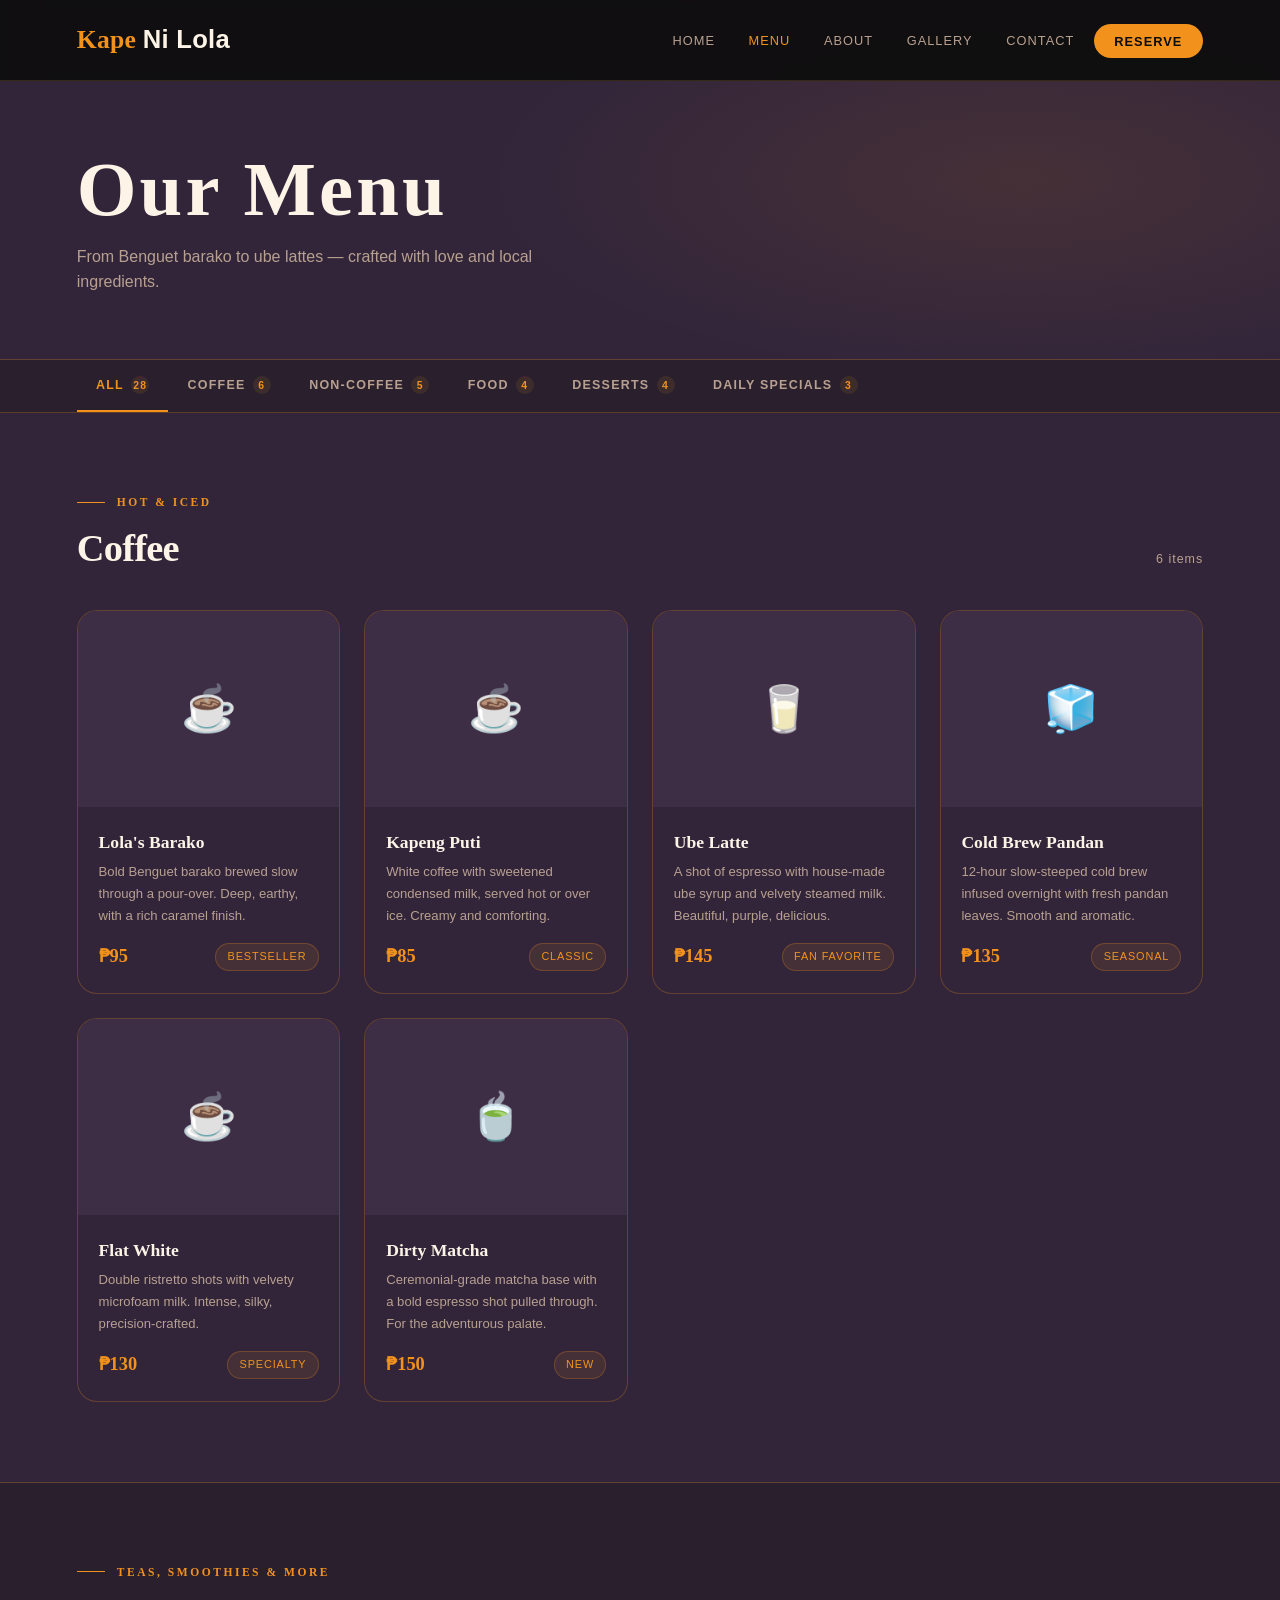
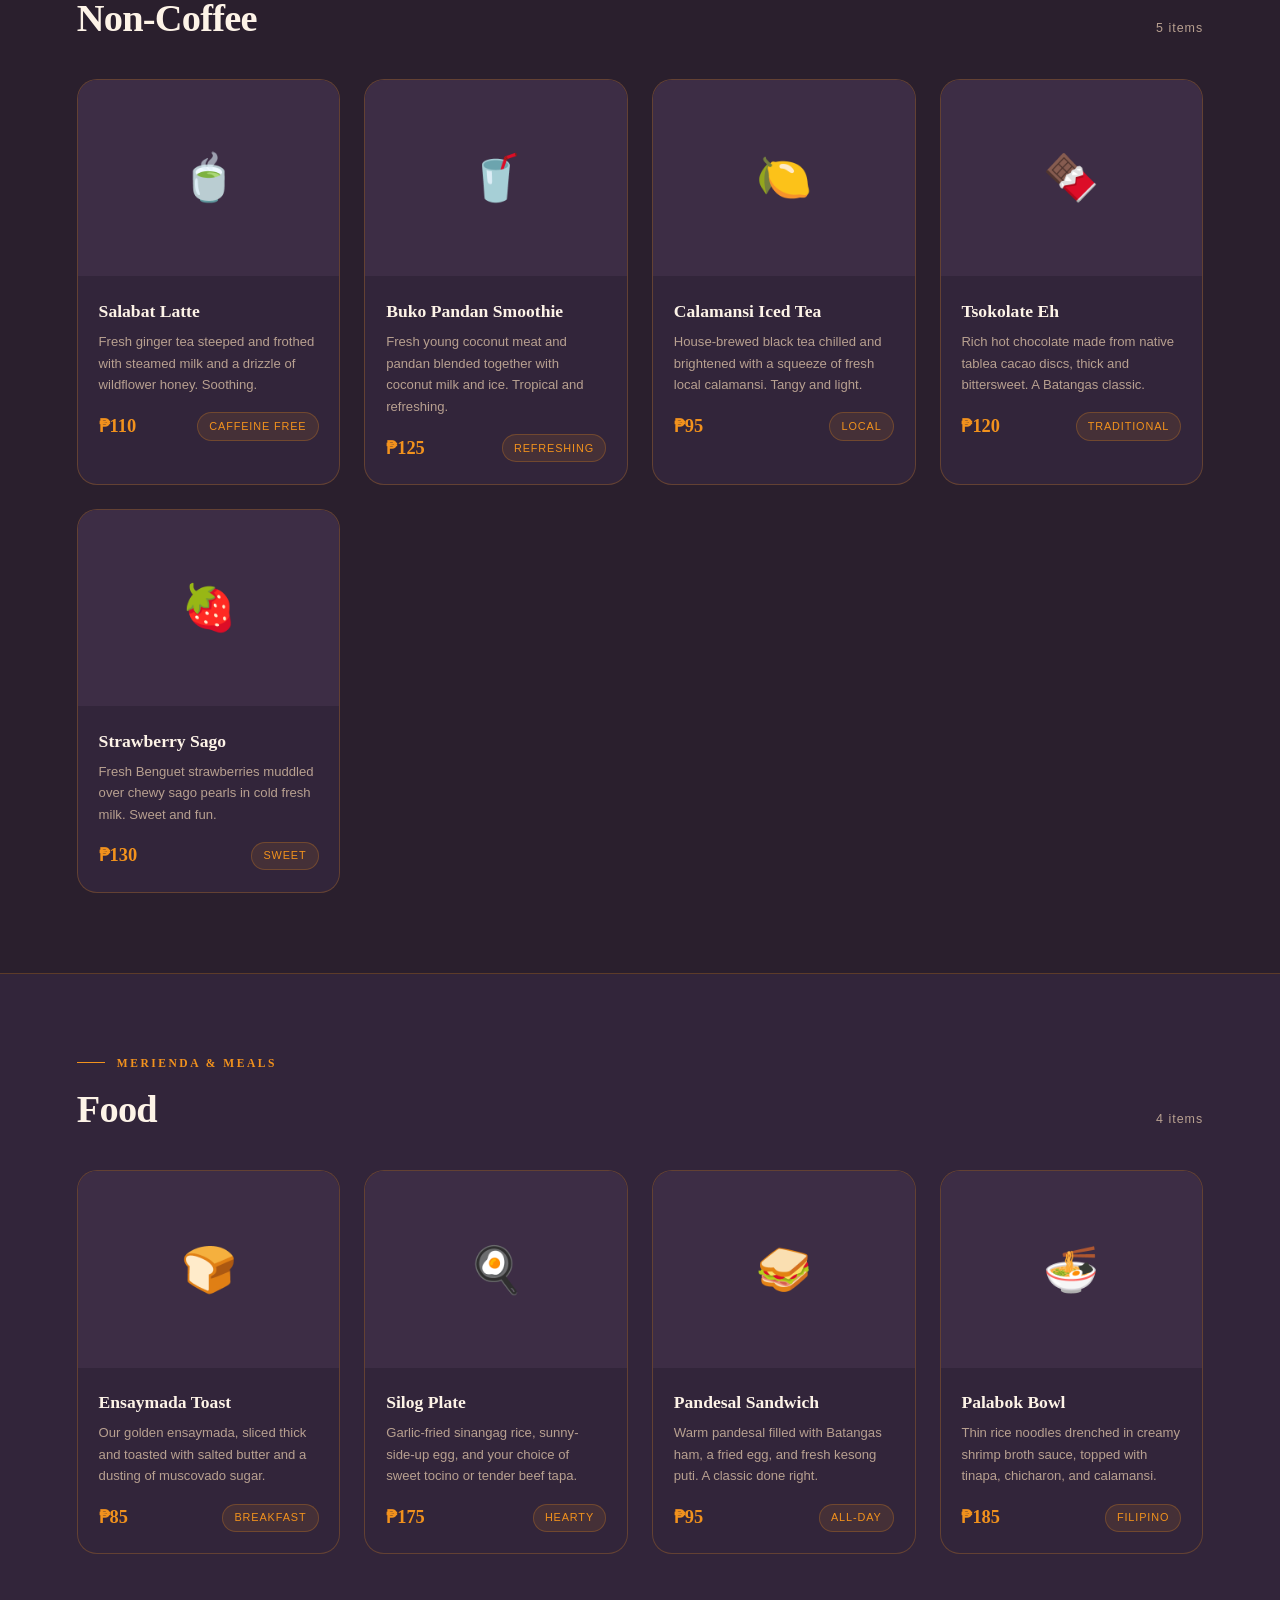
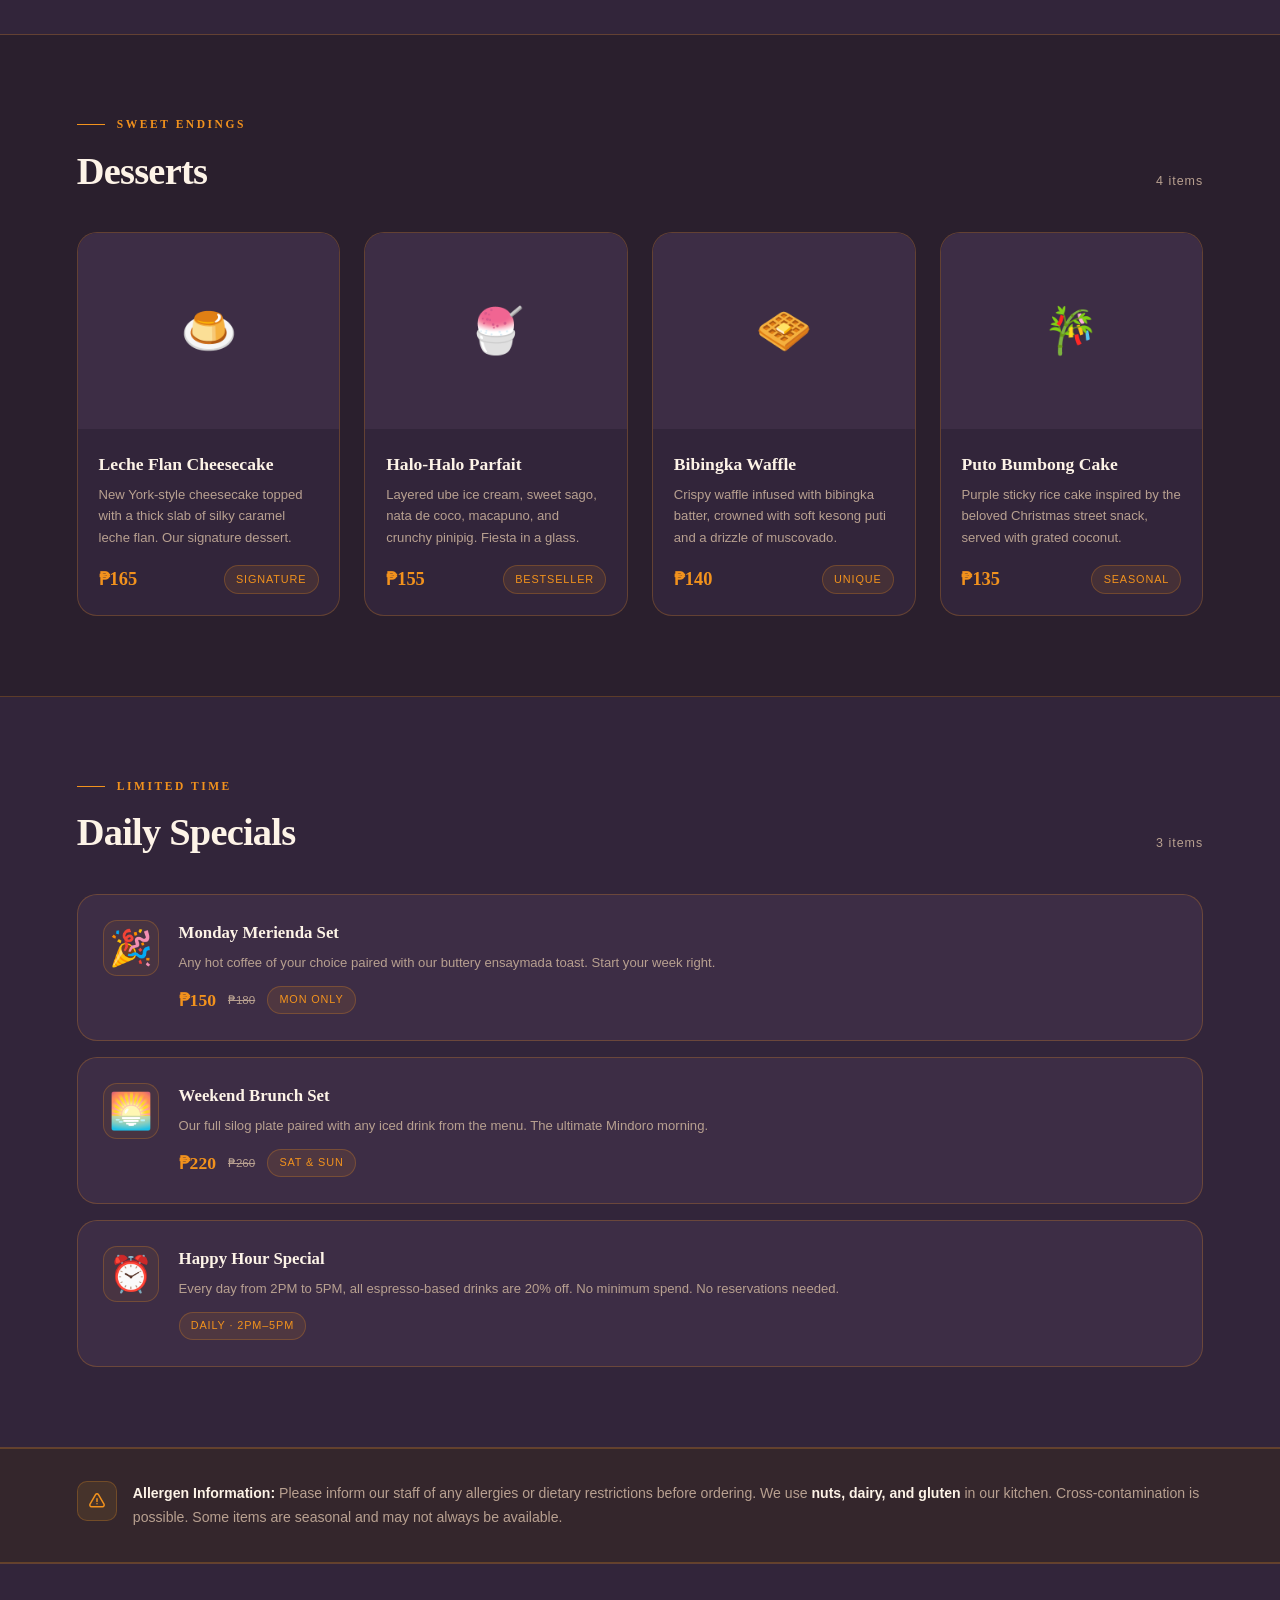
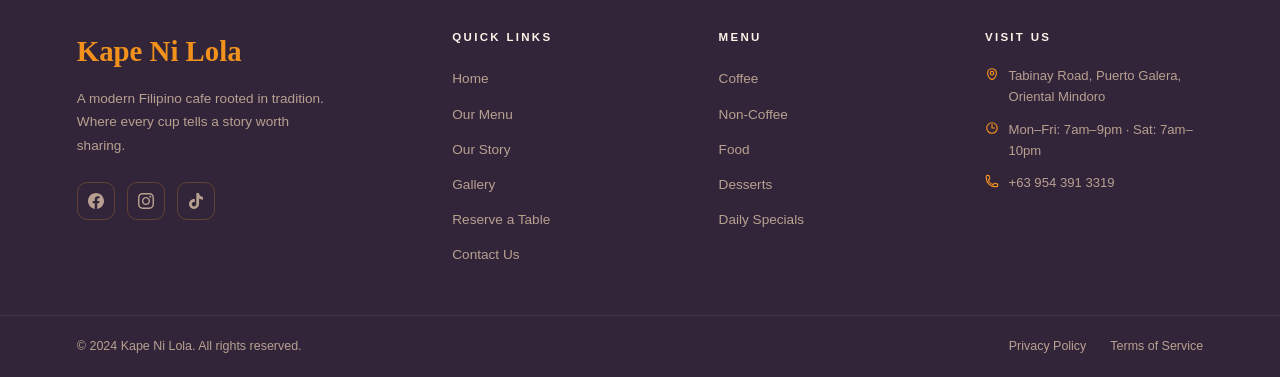
<file: menu.html>
<!DOCTYPE html>
<html lang="en">
<head>
  <meta charset="UTF-8" />
  <meta name="viewport" content="width=device-width, initial-scale=1.0" />
  <title>Our Menu — Kape Ni Lola</title>
  <meta name="description" content="From Benguet barako to ube lattes — explore the full Kape Ni Lola menu. Coffee, non-coffee drinks, Filipino food, desserts, and daily specials." />
  <link rel="preconnect" href="https://fonts.googleapis.com" />
  <link rel="preconnect" href="https://fonts.gstatic.com" crossorigin />
  <link href="https://fonts.googleapis.com/css2?family=Playfair+Display:ital,wght@0,400;0,600;0,700;0,900;1,400;1,700&family=Inter:wght@300;400;500;600;700&display=swap" rel="stylesheet" />
  <link rel="stylesheet" href="style.css" />
  <style>
    /* ── MENU PAGE STYLES ── */

    /* Tab bar */
    .menu-tabs {
      position: sticky;
      top: 65px;
      z-index: 100;
      background: var(--bg);
      border-bottom: 1px solid var(--border);
      padding: 0 6vw;
      display: flex;
      gap: 0;
      overflow-x: auto;
      -webkit-overflow-scrolling: touch;
      scrollbar-width: none;
    }
    .menu-tabs::-webkit-scrollbar { display: none; }

    .menu-tab {
      display: inline-flex;
      align-items: center;
      gap: 0.45rem;
      padding: 1rem 1.2rem;
      font-size: 0.78rem;
      font-weight: 600;
      letter-spacing: 0.1em;
      text-transform: uppercase;
      color: var(--muted);
      cursor: pointer;
      border: none;
      background: none;
      border-bottom: 2px solid transparent;
      transition: all 0.25s;
      white-space: nowrap;
      font-family: 'Lato', sans-serif;
    }
    .menu-tab:hover { color: var(--text); }
    .menu-tab.active {
      color: var(--accent);
      border-bottom-color: var(--accent);
    }
    .menu-tab-count {
      display: inline-flex;
      align-items: center;
      justify-content: center;
      width: 18px;
      height: 18px;
      border-radius: 50%;
      background: rgba(200,146,42,0.12);
      color: var(--accent);
      font-size: 0.65rem;
      font-weight: 700;
    }

    /* Menu sections */
    .menu-section {
      padding: 5rem 6vw;
      border-bottom: 1px solid var(--border);
    }
    .menu-section:nth-child(even) { background: var(--bg2); }
    .menu-section:nth-child(odd)  { background: var(--bg); }

    .menu-section-header {
      display: flex;
      align-items: flex-end;
      justify-content: space-between;
      margin-bottom: 2.5rem;
      flex-wrap: wrap;
      gap: 1rem;
    }
    .menu-section-title {
      font-size: clamp(1.6rem, 3vw, 2.4rem);
      font-weight: 700;
      color: var(--text);
      letter-spacing: -0.02em;
    }
    .menu-section-count {
      font-size: 0.78rem;
      color: var(--muted);
      font-weight: 500;
      letter-spacing: 0.08em;
    }

    /* Hidden state for filter */
    .menu-card-wrap { transition: opacity 0.25s, transform 0.25s; }
    .menu-card-wrap.hidden {
      display: none;
    }
    .menu-section.section-hidden {
      display: none;
    }

    /* Special card for daily specials */
    .specials-card {
      background: var(--bg3);
      border: 1px solid var(--border);
      border-radius: 20px;
      padding: 1.6rem;
      transition: all 0.3s;
      display: flex;
      align-items: flex-start;
      gap: 1.2rem;
    }
    .specials-card:hover {
      border-color: var(--accent);
      transform: translateY(-3px);
      box-shadow: 0 20px 40px rgba(0,0,0,0.25);
    }
    .specials-emoji {
      font-size: 2.2rem;
      width: 56px;
      height: 56px;
      border-radius: 14px;
      background: rgba(200,146,42,0.08);
      border: 1px solid var(--border);
      display: flex;
      align-items: center;
      justify-content: center;
      flex-shrink: 0;
    }
    .specials-body { flex: 1; }
    .specials-title {
      font-family: 'Cormorant Garamond', serif;
      font-size: 1.05rem;
      font-weight: 600;
      color: var(--text);
      margin-bottom: 0.3rem;
    }
    .specials-desc {
      font-size: 0.82rem;
      color: var(--muted);
      line-height: 1.6;
      margin-bottom: 0.8rem;
    }
    .specials-footer {
      display: flex;
      align-items: center;
      gap: 0.75rem;
      flex-wrap: wrap;
    }
    .specials-price {
      font-family: 'Cormorant Garamond', serif;
      font-size: 1.1rem;
      font-weight: 700;
      color: var(--accent);
    }
    .specials-savings {
      font-size: 0.72rem;
      color: var(--muted);
      text-decoration: line-through;
    }

    /* Allergen banner */
    .allergen-note {
      padding: 2rem 6vw;
      background: rgba(200,146,42,0.06);
      border-top: 1px solid var(--border);
      border-bottom: 1px solid var(--border);
      display: flex;
      align-items: flex-start;
      gap: 1rem;
    }
    .allergen-icon {
      width: 40px;
      height: 40px;
      border-radius: 10px;
      background: rgba(200,146,42,0.12);
      border: 1px solid var(--border);
      display: flex;
      align-items: center;
      justify-content: center;
      color: var(--accent);
      flex-shrink: 0;
    }
    .allergen-text {
      font-size: 0.88rem;
      color: var(--muted);
      line-height: 1.75;
    }
    .allergen-text strong {
      color: var(--text);
      font-weight: 600;
    }

    /* Empty state */
    .filter-empty {
      display: none;
      text-align: center;
      padding: 5rem 6vw;
      color: var(--muted);
    }
    .filter-empty.visible { display: block; }
    .filter-empty-icon { font-size: 3rem; margin-bottom: 1rem; }
    .filter-empty-text { font-size: 0.95rem; }
  </style>
  <style>
    .nav-logo, .footer-brand-name { font-family: 'Dancing Script', cursive !important; }
    body, p, span, a, li, input, textarea, select, button, label { font-family: 'Lato', sans-serif; }
    h1, h2, h3, h4, h5, .section-title, .page-hero-title, .menu-card-title,
    .testimonial-name, .stat-number, .menu-card-price { font-family: 'Cormorant Garamond', serif !important; }
    .hero-title { font-family: 'Cormorant Garamond', serif !important; letter-spacing: 0.02em; }
  </style>
</head>
<body>

  <!-- NAV -->
  <nav>
    <a href="index.html" class="nav-logo" style="font-family: 'Dancing Script', cursive; font-size: 1.6rem; letter-spacing: 0.01em;">Kape <span>Ni Lola</span></a>
    <ul class="nav-links">
      <li><a href="index.html">Home</a></li>
      <li><a href="menu.html" class="active">Menu</a></li>
      <li><a href="about.html">About</a></li>
      <li><a href="gallery.html">Gallery</a></li>
      <li><a href="contact.html">Contact</a></li>
      <li><a href="reservations.html" class="nav-cta">Reserve</a></li>
    </ul>
    <button class="hamburger" id="hamburger" aria-label="Menu">
      <span></span><span></span><span></span>
    </button>
  </nav>
  <div class="mobile-menu" id="mobile-menu">
    <a href="index.html">Home</a>
    <a href="menu.html" class="active">Menu</a>
    <a href="about.html">About</a>
    <a href="gallery.html">Gallery</a>
    <a href="contact.html">Contact</a>
    <a href="reservations.html" class="mob-cta">Reserve a Table</a>
  </div>

  <!-- ① PAGE HERO -->
  <div class="page-hero">
    <div class="page-hero-bg"></div>
    <div class="page-hero-content">
      <h1 class="page-hero-title" style="font-family: 'Cormorant Garamond', serif; letter-spacing: 0.04em;">Our Menu</h1>
      <p class="page-hero-sub">From Benguet barako to ube lattes — crafted with love and local ingredients.</p>
    </div>
  </div>

  <!-- ② MENU NAV TABS -->
  <div class="menu-tabs" id="menu-tabs" role="tablist">
    <button class="menu-tab active" data-filter="all" role="tab" aria-selected="true">
      All
      <span class="menu-tab-count">28</span>
    </button>
    <button class="menu-tab" data-filter="coffee" role="tab">
      Coffee
      <span class="menu-tab-count">6</span>
    </button>
    <button class="menu-tab" data-filter="non-coffee" role="tab">
      Non-Coffee
      <span class="menu-tab-count">5</span>
    </button>
    <button class="menu-tab" data-filter="food" role="tab">
      Food
      <span class="menu-tab-count">4</span>
    </button>
    <button class="menu-tab" data-filter="desserts" role="tab">
      Desserts
      <span class="menu-tab-count">4</span>
    </button>
    <button class="menu-tab" data-filter="specials" role="tab">
      Daily Specials
      <span class="menu-tab-count">3</span>
    </button>
  </div>

  <!-- Empty state -->
  <div class="filter-empty" id="filter-empty">
    <div class="filter-empty-icon">☕</div>
    <p class="filter-empty-text">No items found in this category.</p>
  </div>

  <!-- ③ MENU SECTIONS -->

  <!-- COFFEE -->
  <section class="menu-section" id="coffee" data-section="coffee">
    <div class="menu-section-header reveal">
      <div>
        <div class="section-label">Hot &amp; Iced</div>
        <h2 class="menu-section-title">Coffee</h2>
      </div>
      <span class="menu-section-count">6 items</span>
    </div>
    <div class="grid-auto">

      <div class="menu-card-wrap card reveal" data-cat="coffee">
        <div class="menu-card-img">☕</div>
        <div class="menu-card-body">
          <div class="menu-card-title">Lola's Barako</div>
          <p class="menu-card-desc">Bold Benguet barako brewed slow through a pour-over. Deep, earthy, with a rich caramel finish.</p>
          <div class="menu-card-footer">
            <span class="menu-card-price">₱95</span>
            <span class="tag">Bestseller</span>
          </div>
        </div>
      </div>

      <div class="menu-card-wrap card reveal reveal-delay-1" data-cat="coffee">
        <div class="menu-card-img">☕</div>
        <div class="menu-card-body">
          <div class="menu-card-title">Kapeng Puti</div>
          <p class="menu-card-desc">White coffee with sweetened condensed milk, served hot or over ice. Creamy and comforting.</p>
          <div class="menu-card-footer">
            <span class="menu-card-price">₱85</span>
            <span class="tag">Classic</span>
          </div>
        </div>
      </div>

      <div class="menu-card-wrap card reveal reveal-delay-2" data-cat="coffee">
        <div class="menu-card-img">🥛</div>
        <div class="menu-card-body">
          <div class="menu-card-title">Ube Latte</div>
          <p class="menu-card-desc">A shot of espresso with house-made ube syrup and velvety steamed milk. Beautiful, purple, delicious.</p>
          <div class="menu-card-footer">
            <span class="menu-card-price">₱145</span>
            <span class="tag">Fan Favorite</span>
          </div>
        </div>
      </div>

      <div class="menu-card-wrap card reveal" data-cat="coffee">
        <div class="menu-card-img">🧊</div>
        <div class="menu-card-body">
          <div class="menu-card-title">Cold Brew Pandan</div>
          <p class="menu-card-desc">12-hour slow-steeped cold brew infused overnight with fresh pandan leaves. Smooth and aromatic.</p>
          <div class="menu-card-footer">
            <span class="menu-card-price">₱135</span>
            <span class="tag">Seasonal</span>
          </div>
        </div>
      </div>

      <div class="menu-card-wrap card reveal reveal-delay-1" data-cat="coffee">
        <div class="menu-card-img">☕</div>
        <div class="menu-card-body">
          <div class="menu-card-title">Flat White</div>
          <p class="menu-card-desc">Double ristretto shots with velvety microfoam milk. Intense, silky, precision-crafted.</p>
          <div class="menu-card-footer">
            <span class="menu-card-price">₱130</span>
            <span class="tag">Specialty</span>
          </div>
        </div>
      </div>

      <div class="menu-card-wrap card reveal reveal-delay-2" data-cat="coffee">
        <div class="menu-card-img">🍵</div>
        <div class="menu-card-body">
          <div class="menu-card-title">Dirty Matcha</div>
          <p class="menu-card-desc">Ceremonial-grade matcha base with a bold espresso shot pulled through. For the adventurous palate.</p>
          <div class="menu-card-footer">
            <span class="menu-card-price">₱150</span>
            <span class="tag">New</span>
          </div>
        </div>
      </div>

    </div>
  </section>

  <!-- NON-COFFEE -->
  <section class="menu-section" id="non-coffee" data-section="non-coffee">
    <div class="menu-section-header reveal">
      <div>
        <div class="section-label">Teas, Smoothies &amp; More</div>
        <h2 class="menu-section-title">Non-Coffee</h2>
      </div>
      <span class="menu-section-count">5 items</span>
    </div>
    <div class="grid-auto">

      <div class="menu-card-wrap card reveal" data-cat="non-coffee">
        <div class="menu-card-img">🍵</div>
        <div class="menu-card-body">
          <div class="menu-card-title">Salabat Latte</div>
          <p class="menu-card-desc">Fresh ginger tea steeped and frothed with steamed milk and a drizzle of wildflower honey. Soothing.</p>
          <div class="menu-card-footer">
            <span class="menu-card-price">₱110</span>
            <span class="tag">Caffeine Free</span>
          </div>
        </div>
      </div>

      <div class="menu-card-wrap card reveal reveal-delay-1" data-cat="non-coffee">
        <div class="menu-card-img">🥤</div>
        <div class="menu-card-body">
          <div class="menu-card-title">Buko Pandan Smoothie</div>
          <p class="menu-card-desc">Fresh young coconut meat and pandan blended together with coconut milk and ice. Tropical and refreshing.</p>
          <div class="menu-card-footer">
            <span class="menu-card-price">₱125</span>
            <span class="tag">Refreshing</span>
          </div>
        </div>
      </div>

      <div class="menu-card-wrap card reveal reveal-delay-2" data-cat="non-coffee">
        <div class="menu-card-img">🍋</div>
        <div class="menu-card-body">
          <div class="menu-card-title">Calamansi Iced Tea</div>
          <p class="menu-card-desc">House-brewed black tea chilled and brightened with a squeeze of fresh local calamansi. Tangy and light.</p>
          <div class="menu-card-footer">
            <span class="menu-card-price">₱95</span>
            <span class="tag">Local</span>
          </div>
        </div>
      </div>

      <div class="menu-card-wrap card reveal" data-cat="non-coffee">
        <div class="menu-card-img">🍫</div>
        <div class="menu-card-body">
          <div class="menu-card-title">Tsokolate Eh</div>
          <p class="menu-card-desc">Rich hot chocolate made from native tablea cacao discs, thick and bittersweet. A Batangas classic.</p>
          <div class="menu-card-footer">
            <span class="menu-card-price">₱120</span>
            <span class="tag">Traditional</span>
          </div>
        </div>
      </div>

      <div class="menu-card-wrap card reveal reveal-delay-1" data-cat="non-coffee">
        <div class="menu-card-img">🍓</div>
        <div class="menu-card-body">
          <div class="menu-card-title">Strawberry Sago</div>
          <p class="menu-card-desc">Fresh Benguet strawberries muddled over chewy sago pearls in cold fresh milk. Sweet and fun.</p>
          <div class="menu-card-footer">
            <span class="menu-card-price">₱130</span>
            <span class="tag">Sweet</span>
          </div>
        </div>
      </div>

    </div>
  </section>

  <!-- FOOD -->
  <section class="menu-section" id="food" data-section="food">
    <div class="menu-section-header reveal">
      <div>
        <div class="section-label">Merienda &amp; Meals</div>
        <h2 class="menu-section-title">Food</h2>
      </div>
      <span class="menu-section-count">4 items</span>
    </div>
    <div class="grid-auto">

      <div class="menu-card-wrap card reveal" data-cat="food">
        <div class="menu-card-img">🍞</div>
        <div class="menu-card-body">
          <div class="menu-card-title">Ensaymada Toast</div>
          <p class="menu-card-desc">Our golden ensaymada, sliced thick and toasted with salted butter and a dusting of muscovado sugar.</p>
          <div class="menu-card-footer">
            <span class="menu-card-price">₱85</span>
            <span class="tag">Breakfast</span>
          </div>
        </div>
      </div>

      <div class="menu-card-wrap card reveal reveal-delay-1" data-cat="food">
        <div class="menu-card-img">🍳</div>
        <div class="menu-card-body">
          <div class="menu-card-title">Silog Plate</div>
          <p class="menu-card-desc">Garlic-fried sinangag rice, sunny-side-up egg, and your choice of sweet tocino or tender beef tapa.</p>
          <div class="menu-card-footer">
            <span class="menu-card-price">₱175</span>
            <span class="tag">Hearty</span>
          </div>
        </div>
      </div>

      <div class="menu-card-wrap card reveal reveal-delay-2" data-cat="food">
        <div class="menu-card-img">🥪</div>
        <div class="menu-card-body">
          <div class="menu-card-title">Pandesal Sandwich</div>
          <p class="menu-card-desc">Warm pandesal filled with Batangas ham, a fried egg, and fresh kesong puti. A classic done right.</p>
          <div class="menu-card-footer">
            <span class="menu-card-price">₱95</span>
            <span class="tag">All-Day</span>
          </div>
        </div>
      </div>

      <div class="menu-card-wrap card reveal reveal-delay-3" data-cat="food">
        <div class="menu-card-img">🍜</div>
        <div class="menu-card-body">
          <div class="menu-card-title">Palabok Bowl</div>
          <p class="menu-card-desc">Thin rice noodles drenched in creamy shrimp broth sauce, topped with tinapa, chicharon, and calamansi.</p>
          <div class="menu-card-footer">
            <span class="menu-card-price">₱185</span>
            <span class="tag">Filipino</span>
          </div>
        </div>
      </div>

    </div>
  </section>

  <!-- DESSERTS -->
  <section class="menu-section" id="desserts" data-section="desserts">
    <div class="menu-section-header reveal">
      <div>
        <div class="section-label">Sweet Endings</div>
        <h2 class="menu-section-title">Desserts</h2>
      </div>
      <span class="menu-section-count">4 items</span>
    </div>
    <div class="grid-auto">

      <div class="menu-card-wrap card reveal" data-cat="desserts">
        <div class="menu-card-img">🍮</div>
        <div class="menu-card-body">
          <div class="menu-card-title">Leche Flan Cheesecake</div>
          <p class="menu-card-desc">New York-style cheesecake topped with a thick slab of silky caramel leche flan. Our signature dessert.</p>
          <div class="menu-card-footer">
            <span class="menu-card-price">₱165</span>
            <span class="tag">Signature</span>
          </div>
        </div>
      </div>

      <div class="menu-card-wrap card reveal reveal-delay-1" data-cat="desserts">
        <div class="menu-card-img">🍧</div>
        <div class="menu-card-body">
          <div class="menu-card-title">Halo-Halo Parfait</div>
          <p class="menu-card-desc">Layered ube ice cream, sweet sago, nata de coco, macapuno, and crunchy pinipig. Fiesta in a glass.</p>
          <div class="menu-card-footer">
            <span class="menu-card-price">₱155</span>
            <span class="tag">Bestseller</span>
          </div>
        </div>
      </div>

      <div class="menu-card-wrap card reveal reveal-delay-2" data-cat="desserts">
        <div class="menu-card-img">🧇</div>
        <div class="menu-card-body">
          <div class="menu-card-title">Bibingka Waffle</div>
          <p class="menu-card-desc">Crispy waffle infused with bibingka batter, crowned with soft kesong puti and a drizzle of muscovado.</p>
          <div class="menu-card-footer">
            <span class="menu-card-price">₱140</span>
            <span class="tag">Unique</span>
          </div>
        </div>
      </div>

      <div class="menu-card-wrap card reveal reveal-delay-3" data-cat="desserts">
        <div class="menu-card-img">🎋</div>
        <div class="menu-card-body">
          <div class="menu-card-title">Puto Bumbong Cake</div>
          <p class="menu-card-desc">Purple sticky rice cake inspired by the beloved Christmas street snack, served with grated coconut.</p>
          <div class="menu-card-footer">
            <span class="menu-card-price">₱135</span>
            <span class="tag">Seasonal</span>
          </div>
        </div>
      </div>

    </div>
  </section>

  <!-- DAILY SPECIALS -->
  <section class="menu-section" id="specials" data-section="specials">
    <div class="menu-section-header reveal">
      <div>
        <div class="section-label">Limited Time</div>
        <h2 class="menu-section-title">Daily Specials</h2>
      </div>
      <span class="menu-section-count">3 items</span>
    </div>
    <div style="display:flex;flex-direction:column;gap:1rem;">

      <div class="menu-card-wrap specials-card reveal" data-cat="specials">
        <div class="specials-emoji">🎉</div>
        <div class="specials-body">
          <div class="specials-title">Monday Merienda Set</div>
          <p class="specials-desc">Any hot coffee of your choice paired with our buttery ensaymada toast. Start your week right.</p>
          <div class="specials-footer">
            <span class="specials-price">₱150</span>
            <span class="specials-savings">₱180</span>
            <span class="tag">Mon Only</span>
          </div>
        </div>
      </div>

      <div class="menu-card-wrap specials-card reveal reveal-delay-1" data-cat="specials">
        <div class="specials-emoji">🌅</div>
        <div class="specials-body">
          <div class="specials-title">Weekend Brunch Set</div>
          <p class="specials-desc">Our full silog plate paired with any iced drink from the menu. The ultimate Mindoro morning.</p>
          <div class="specials-footer">
            <span class="specials-price">₱220</span>
            <span class="specials-savings">₱260</span>
            <span class="tag">Sat &amp; Sun</span>
          </div>
        </div>
      </div>

      <div class="menu-card-wrap specials-card reveal reveal-delay-2" data-cat="specials">
        <div class="specials-emoji">⏰</div>
        <div class="specials-body">
          <div class="specials-title">Happy Hour Special</div>
          <p class="specials-desc">Every day from 2PM to 5PM, all espresso-based drinks are 20% off. No minimum spend. No reservations needed.</p>
          <div class="specials-footer">
            <span class="tag">Daily · 2PM–5PM</span>
          </div>
        </div>
      </div>

    </div>
  </section>

  <!-- ④ ALLERGEN NOTE -->
  <div class="allergen-note">
    <div class="allergen-icon">
      <svg width="18" height="18" fill="none" viewBox="0 0 24 24" stroke="currentColor" stroke-width="2">
        <path stroke-linecap="round" stroke-linejoin="round" d="M12 9v3.75m-9.303 3.376c-.866 1.5.217 3.374 1.948 3.374h14.71c1.73 0 2.813-1.874 1.948-3.374L13.949 3.378c-.866-1.5-3.032-1.5-3.898 0L2.697 16.126zM12 15.75h.007v.008H12v-.008z" />
      </svg>
    </div>
    <p class="allergen-text">
      <strong>Allergen Information:</strong> Please inform our staff of any allergies or dietary restrictions before ordering.
      We use <strong>nuts, dairy, and gluten</strong> in our kitchen. Cross-contamination is possible. Some items are seasonal and may not always be available.
    </p>
  </div>

  <!-- FOOTER -->
  <footer>
    <div class="footer-main">
      <div>
        <div class="footer-brand-name" style="font-family: 'Dancing Script', cursive; font-size: 1.8rem;">Kape Ni Lola</div>
        <p class="footer-brand-desc">A modern Filipino cafe rooted in tradition. Where every cup tells a story worth sharing.</p>
        <div class="footer-socials">
          <a href="#" class="footer-social" aria-label="Facebook">
            <svg width="16" height="16" fill="currentColor" viewBox="0 0 24 24"><path d="M24 12.073c0-6.627-5.373-12-12-12s-12 5.373-12 12c0 5.99 4.388 10.954 10.125 11.854v-8.385H7.078v-3.47h3.047V9.43c0-3.007 1.792-4.669 4.533-4.669 1.312 0 2.686.235 2.686.235v2.953H15.83c-1.491 0-1.956.925-1.956 1.874v2.25h3.328l-.532 3.47h-2.796v8.385C19.612 23.027 24 18.062 24 12.073z"/></svg>
          </a>
          <a href="#" class="footer-social" aria-label="Instagram">
            <svg width="16" height="16" fill="currentColor" viewBox="0 0 24 24"><path d="M12 2.163c3.204 0 3.584.012 4.85.07 3.252.148 4.771 1.691 4.919 4.919.058 1.265.069 1.645.069 4.849 0 3.205-.012 3.584-.069 4.849-.149 3.225-1.664 4.771-4.919 4.919-1.266.058-1.644.07-4.85.07-3.204 0-3.584-.012-4.849-.07-3.26-.149-4.771-1.699-4.919-4.92-.058-1.265-.07-1.644-.07-4.849 0-3.204.013-3.583.07-4.849.149-3.227 1.664-4.771 4.919-4.919 1.266-.057 1.645-.069 4.849-.069zm0-2.163c-3.259 0-3.667.014-4.947.072-4.358.2-6.78 2.618-6.98 6.98-.059 1.281-.073 1.689-.073 4.948 0 3.259.014 3.668.072 4.948.2 4.358 2.618 6.78 6.98 6.98 1.281.058 1.689.072 4.948.072 3.259 0 3.668-.014 4.948-.072 4.354-.2 6.782-2.618 6.979-6.98.059-1.28.073-1.689.073-4.948 0-3.259-.014-3.667-.072-4.947-.196-4.354-2.617-6.78-6.979-6.98-1.281-.059-1.69-.073-4.949-.073zm0 5.838c-3.403 0-6.162 2.759-6.162 6.162s2.759 6.163 6.162 6.163 6.162-2.759 6.162-6.163c0-3.403-2.759-6.162-6.162-6.162zm0 10.162c-2.209 0-4-1.79-4-4 0-2.209 1.791-4 4-4s4 1.791 4 4c0 2.21-1.791 4-4 4zm6.406-11.845c-.796 0-1.441.645-1.441 1.44s.645 1.44 1.441 1.44c.795 0 1.439-.645 1.439-1.44s-.644-1.44-1.439-1.44z"/></svg>
          </a>
          <a href="#" class="footer-social" aria-label="TikTok">
            <svg width="16" height="16" fill="currentColor" viewBox="0 0 24 24"><path d="M12.525.02c1.31-.02 2.61-.01 3.91-.02.08 1.53.63 3.09 1.75 4.17 1.12 1.11 2.7 1.62 4.24 1.79v4.03c-1.44-.05-2.89-.35-4.2-.97-.57-.26-1.1-.59-1.62-.93-.01 2.92.01 5.84-.02 8.75-.08 1.4-.54 2.79-1.35 3.94-1.31 1.92-3.58 3.17-5.91 3.21-1.43.08-2.86-.31-4.08-1.03-2.02-1.19-3.44-3.37-3.65-5.71-.02-.5-.03-1-.01-1.49.18-1.9 1.12-3.72 2.58-4.96 1.66-1.44 3.98-2.13 6.15-1.72.02 1.48-.04 2.96-.04 4.44-.99-.32-2.15-.23-3.02.37-.63.41-1.11 1.04-1.36 1.75-.21.51-.15 1.07-.14 1.61.24 1.64 1.82 3.02 3.5 2.87 1.12-.01 2.19-.66 2.77-1.61.19-.33.4-.67.41-1.06.1-1.79.06-3.57.07-5.36.01-4.03-.01-8.05.02-12.07z"/></svg>
          </a>
        </div>
      </div>
      <div>
        <div class="footer-col-title">Quick Links</div>
        <ul class="footer-links-list">
          <li><a href="index.html">Home</a></li>
          <li><a href="menu.html">Our Menu</a></li>
          <li><a href="about.html">Our Story</a></li>
          <li><a href="gallery.html">Gallery</a></li>
          <li><a href="reservations.html">Reserve a Table</a></li>
          <li><a href="contact.html">Contact Us</a></li>
        </ul>
      </div>
      <div>
        <div class="footer-col-title">Menu</div>
        <ul class="footer-links-list">
          <li><a href="menu.html#coffee">Coffee</a></li>
          <li><a href="menu.html#non-coffee">Non-Coffee</a></li>
          <li><a href="menu.html#food">Food</a></li>
          <li><a href="menu.html#desserts">Desserts</a></li>
          <li><a href="menu.html#specials">Daily Specials</a></li>
        </ul>
      </div>
      <div>
        <div class="footer-col-title">Visit Us</div>
        <div class="footer-info-item">
          <svg class="footer-info-icon" width="14" height="14" fill="none" viewBox="0 0 24 24" stroke="currentColor" stroke-width="2"><path stroke-linecap="round" stroke-linejoin="round" d="M15 10.5a3 3 0 11-6 0 3 3 0 016 0z"/><path stroke-linecap="round" stroke-linejoin="round" d="M19.5 10.5c0 7.142-7.5 11.25-7.5 11.25S4.5 17.642 4.5 10.5a7.5 7.5 0 1115 0z"/></svg>
          Tabinay Road, Puerto Galera, Oriental Mindoro
        </div>
        <div class="footer-info-item">
          <svg class="footer-info-icon" width="14" height="14" fill="none" viewBox="0 0 24 24" stroke="currentColor" stroke-width="2"><path stroke-linecap="round" stroke-linejoin="round" d="M12 6v6h4.5m4.5 0a9 9 0 11-18 0 9 9 0 0118 0z"/></svg>
          Mon–Fri: 7am–9pm · Sat: 7am–10pm
        </div>
        <div class="footer-info-item">
          <svg class="footer-info-icon" width="14" height="14" fill="none" viewBox="0 0 24 24" stroke="currentColor" stroke-width="2"><path stroke-linecap="round" stroke-linejoin="round" d="M2.25 6.75c0 8.284 6.716 15 15 15h2.25a2.25 2.25 0 002.25-2.25v-1.372c0-.516-.351-.966-.852-1.091l-4.423-1.106c-.44-.11-.902.055-1.173.417l-.97 1.293c-.282.376-.769.542-1.21.38a12.035 12.035 0 01-7.143-7.143c-.162-.441.004-.928.38-1.21l1.293-.97c.363-.271.527-.734.417-1.173L6.963 3.102a1.125 1.125 0 00-1.091-.852H4.5A2.25 2.25 0 002.25 4.5v2.25z"/></svg>
          +63 954 391 3319
        </div>
      </div>
    </div>
    <div class="footer-bottom">
      <div class="footer-copy">© 2024 Kape Ni Lola. All rights reserved.</div>
      <div class="footer-bottom-links">
        <a href="#">Privacy Policy</a>
        <a href="#">Terms of Service</a>
      </div>
    </div>
  </footer>

  <!-- Floating reserve button (mobile) -->
  <a href="reservations.html" class="float-btn">Reserve a Table</a>

  <script>
    // Hamburger
    const hamburger = document.getElementById('hamburger');
    const mobileMenu = document.getElementById('mobile-menu');
    hamburger.addEventListener('click', () => {
      hamburger.classList.toggle('open');
      mobileMenu.classList.toggle('open');
    });

    // Reveal
    const reveals = document.querySelectorAll('.reveal');
    const observer = new IntersectionObserver((entries) => {
      entries.forEach(e => { if (e.isIntersecting) e.target.classList.add('visible'); });
    }, { threshold: 0.08 });
    reveals.forEach(r => observer.observe(r));

    // Nav scroll
    window.addEventListener('scroll', () => {
      document.querySelector('nav').style.borderBottomColor =
        window.scrollY > 50 ? 'rgba(200,146,42,0.35)' : 'rgba(200,146,42,0.2)';
    });

    // ── MENU FILTER ──
    const tabs = document.querySelectorAll('.menu-tab');
    const sections = document.querySelectorAll('.menu-section');
    const cards = document.querySelectorAll('.menu-card-wrap');
    const filterEmpty = document.getElementById('filter-empty');

    function filterMenu(cat) {
      if (cat === 'all') {
        // Show all sections and cards
        sections.forEach(s => s.classList.remove('section-hidden'));
        cards.forEach(c => c.classList.remove('hidden'));
        filterEmpty.classList.remove('visible');
      } else {
        // Hide/show sections
        sections.forEach(s => {
          if (s.dataset.section === cat) {
            s.classList.remove('section-hidden');
          } else {
            s.classList.add('section-hidden');
          }
        });
        // Show/hide individual cards (within a section; relevant for future mixed layouts)
        cards.forEach(c => {
          if (c.dataset.cat === cat) {
            c.classList.remove('hidden');
          } else {
            c.classList.add('hidden');
          }
        });
        filterEmpty.classList.remove('visible');
      }
    }

    tabs.forEach(tab => {
      tab.addEventListener('click', () => {
        tabs.forEach(t => {
          t.classList.remove('active');
          t.setAttribute('aria-selected', 'false');
        });
        tab.classList.add('active');
        tab.setAttribute('aria-selected', 'true');
        filterMenu(tab.dataset.filter);
        // Smooth scroll to menu tabs area
        window.scrollTo({ top: document.getElementById('menu-tabs').offsetTop - 65, behavior: 'smooth' });
      });
    });

    // Handle hash-based deep-linking (e.g. menu.html#coffee)
    function handleHash() {
      const hash = window.location.hash.replace('#', '');
      const validCats = ['coffee', 'non-coffee', 'food', 'desserts', 'specials'];
      if (validCats.includes(hash)) {
        const matchTab = document.querySelector(`.menu-tab[data-filter="${hash}"]`);
        if (matchTab) {
          tabs.forEach(t => { t.classList.remove('active'); t.setAttribute('aria-selected', 'false'); });
          matchTab.classList.add('active');
          matchTab.setAttribute('aria-selected', 'true');
          filterMenu(hash);
          // Give page time to render before scrolling
          setTimeout(() => {
            const target = document.getElementById(hash);
            if (target) target.scrollIntoView({ behavior: 'smooth', block: 'start' });
          }, 100);
        }
      }
    }
    handleHash();
    window.addEventListener('hashchange', handleHash);
  </script>
</body>
</html>
</file>
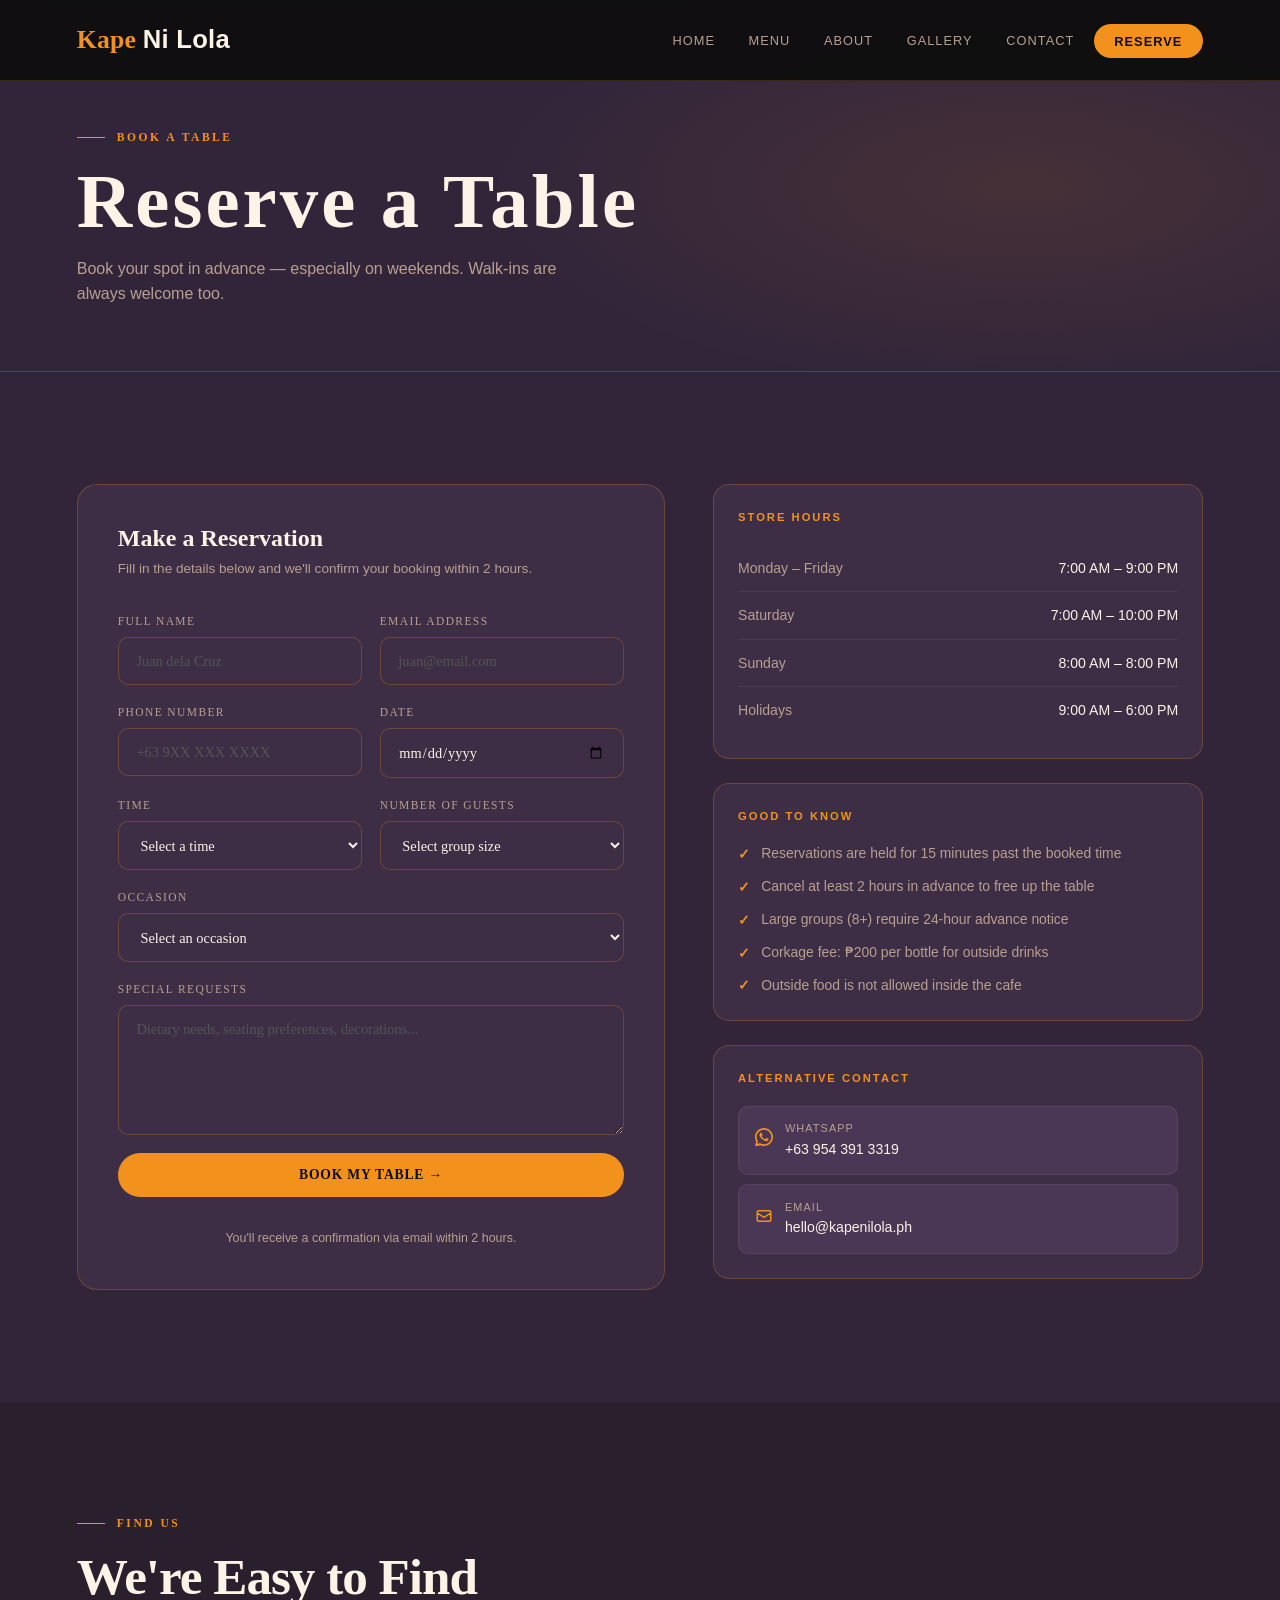
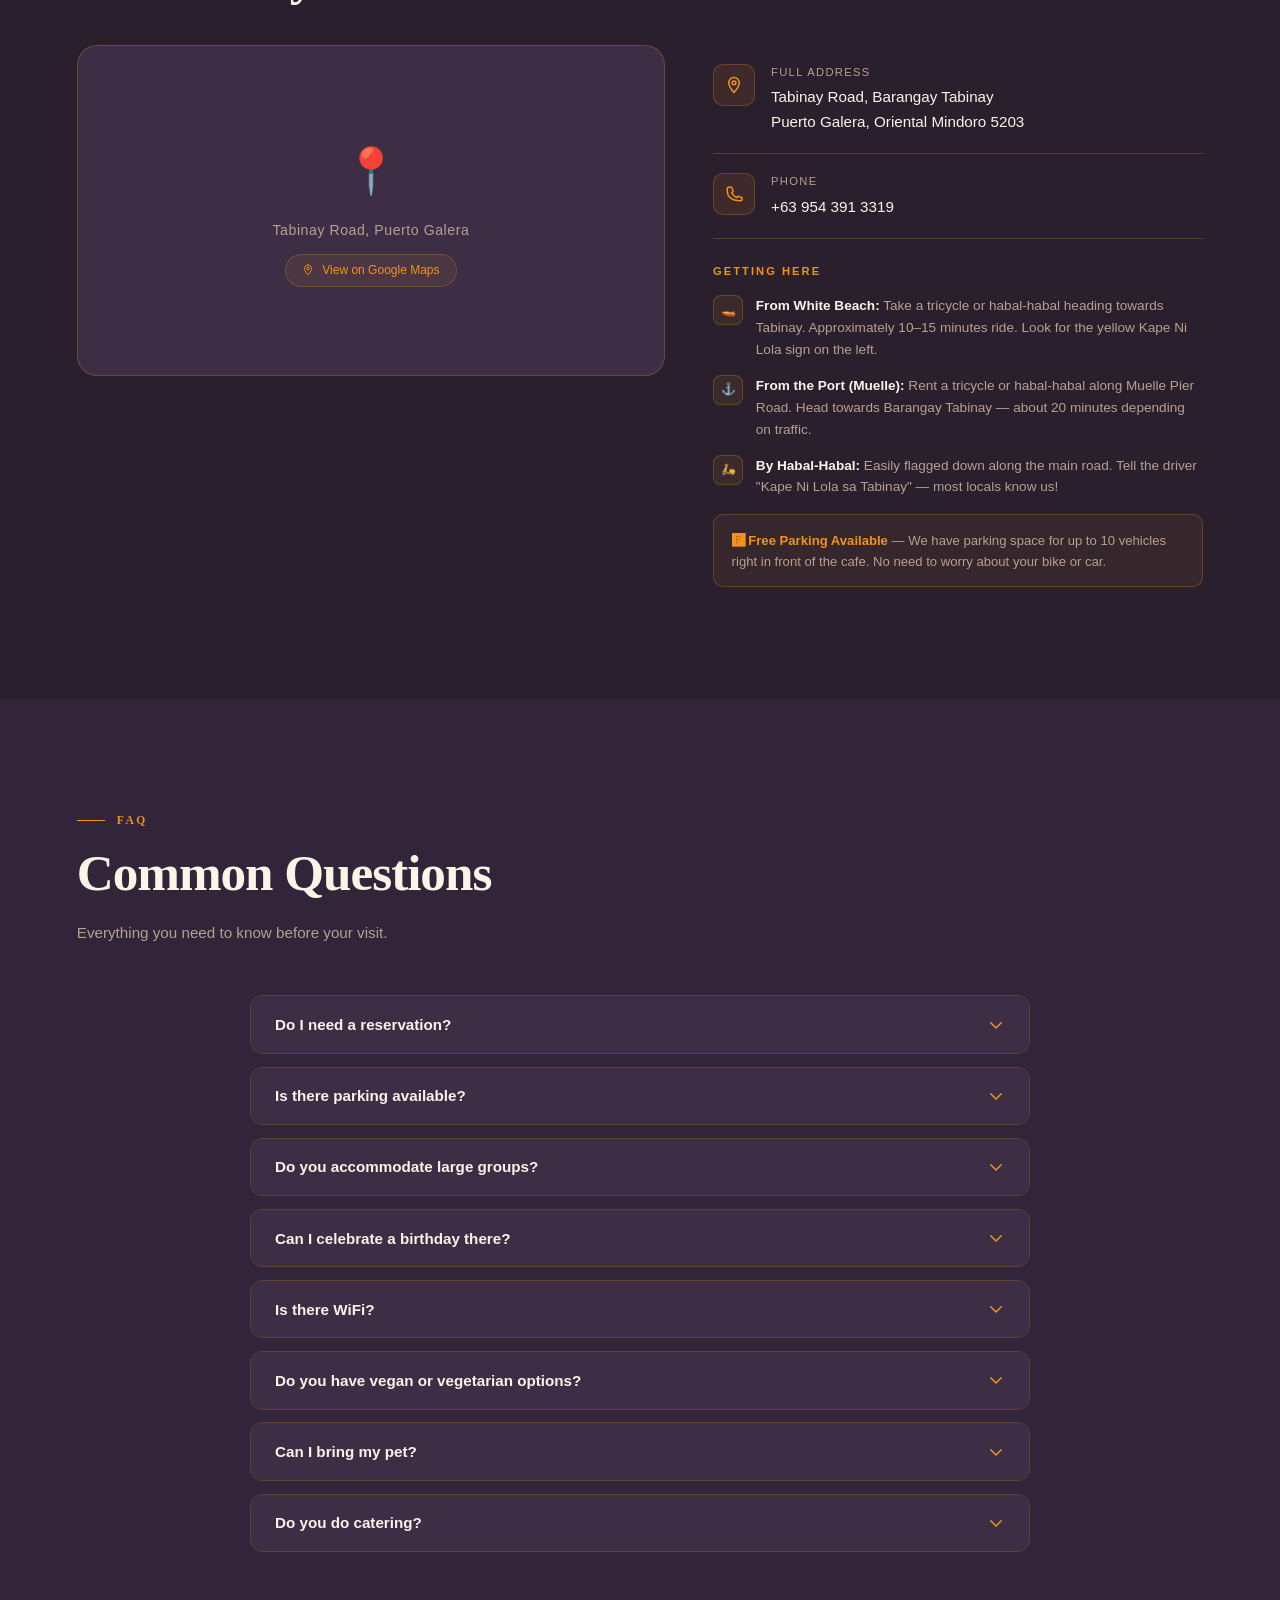
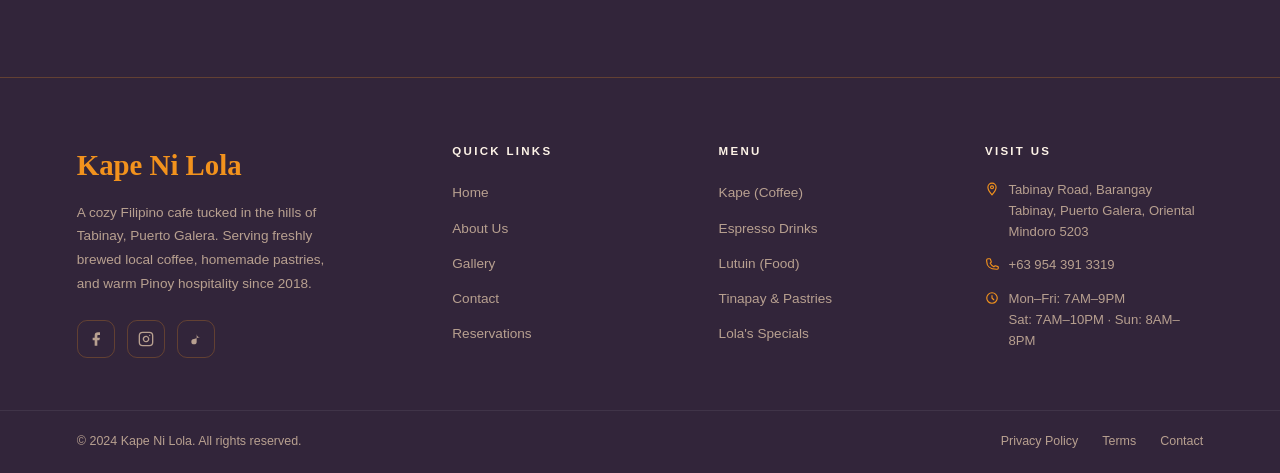
<file: reservations.html>
<!DOCTYPE html>
<html lang="en">
<head>
  <meta charset="UTF-8" />
  <meta name="viewport" content="width=device-width, initial-scale=1.0" />
  <title>Reserve a Table — Kape Ni Lola</title>
  <meta name="description" content="Book your table at Kape Ni Lola in Puerto Galera. Reservations recommended on weekends. Walk-ins always welcome." />
  <link rel="preconnect" href="https://fonts.googleapis.com" />
  <link rel="preconnect" href="https://fonts.gstatic.com" crossorigin />
  <link href="https://fonts.googleapis.com/css2?family=Playfair+Display:ital,wght@0,400;0,600;0,700;0,900;1,400&family=Inter:wght@400;500;600;700&display=swap" rel="stylesheet" />
  <link rel="stylesheet" href="style.css" />
  <style>
    /* ── BOOKING LAYOUT ── */
    .booking-grid {
      display: grid;
      grid-template-columns: 1.2fr 1fr;
      gap: 3rem;
      align-items: start;
    }
    @media (max-width: 960px) {
      .booking-grid { grid-template-columns: 1fr; }
    }

    /* ── FORM ── */
    .contact-form {
      background: var(--bg3);
      border: 1px solid var(--border);
      border-radius: 20px;
      padding: 2.5rem;
    }
    .contact-form h3 {
      font-size: 1.5rem;
      font-weight: 700;
      color: var(--text);
      margin-bottom: 0.4rem;
    }
    .contact-form .form-subtitle {
      font-size: 0.85rem;
      color: var(--muted);
      margin-bottom: 2rem;
    }
    .form-grid-2 {
      display: grid;
      grid-template-columns: 1fr 1fr;
      gap: 1.1rem;
    }
    @media (max-width: 600px) {
      .form-grid-2 { grid-template-columns: 1fr; }
      .contact-form { padding: 1.5rem; }
    }
    .form-stack { display: flex; flex-direction: column; gap: 1.1rem; }
    .form-confirm-note {
      font-size: 0.78rem;
      color: var(--muted);
      text-align: center;
      margin-top: 0.9rem;
    }

    /* ── SIDEBAR CARDS ── */
    .sidebar-stack { display: flex; flex-direction: column; gap: 1.5rem; }
    .sidebar-card {
      background: var(--bg3);
      border: 1px solid var(--border);
      border-radius: 16px;
      padding: 1.5rem;
    }
    .sidebar-card-title {
      font-size: 0.7rem;
      font-weight: 700;
      letter-spacing: 0.18em;
      text-transform: uppercase;
      color: var(--accent);
      margin-bottom: 1.1rem;
    }
    .policy-list { list-style: none; display: flex; flex-direction: column; gap: 0.7rem; }
    .policy-list li {
      display: flex; align-items: flex-start; gap: 0.7rem;
      font-size: 0.87rem; color: var(--muted); line-height: 1.5;
    }
    .policy-check {
      color: var(--accent); font-weight: 700; flex-shrink: 0; margin-top: 0.05rem;
    }
    .alt-contact-item {
      display: flex; align-items: center; gap: 0.75rem;
      padding: 0.85rem 1rem;
      background: var(--bg4); border: 1px solid var(--border2);
      border-radius: 10px; margin-bottom: 0.6rem;
      font-size: 0.88rem; color: var(--text);
      transition: border-color 0.25s;
    }
    .alt-contact-item:last-child { margin-bottom: 0; }
    .alt-contact-item:hover { border-color: var(--accent); color: var(--accent); }
    .alt-contact-icon { color: var(--accent); flex-shrink: 0; }
    .alt-contact-label { font-size: 0.68rem; text-transform: uppercase; letter-spacing: 0.1em; color: var(--muted); }
    .alt-contact-value { font-size: 0.88rem; color: var(--text); font-weight: 500; }

    /* ── MAP SECTION ── */
    .map-grid {
      display: grid;
      grid-template-columns: 1.2fr 1fr;
      gap: 3rem;
      align-items: start;
    }
    @media (max-width: 900px) {
      .map-grid { grid-template-columns: 1fr; }
    }
    .map-placeholder {
      aspect-ratio: 16 / 9;
      background: var(--bg3);
      border: 1px solid var(--border);
      border-radius: 20px;
      display: flex; flex-direction: column;
      align-items: center; justify-content: center;
      gap: 0.8rem;
      color: var(--muted);
    }
    .map-placeholder-pin { font-size: 2.8rem; }
    .map-placeholder-text {
      font-size: 0.88rem; color: var(--muted);
      font-family: 'Lato', sans-serif;
      letter-spacing: 0.04em;
    }
    .map-placeholder-tag {
      display: inline-flex; align-items: center; gap: 0.5rem;
      background: rgba(200,146,42,0.1); border: 1px solid var(--border);
      border-radius: 999px; padding: 0.35rem 1rem;
      font-size: 0.75rem; color: var(--accent); font-family: 'Lato', sans-serif;
    }
    .directions-block { margin-top: 1.5rem; }
    .directions-title {
      font-size: 0.7rem; font-weight: 700; letter-spacing: 0.18em;
      text-transform: uppercase; color: var(--accent); margin-bottom: 0.9rem;
    }
    .direction-item {
      display: flex; align-items: flex-start; gap: 0.8rem;
      margin-bottom: 0.9rem;
    }
    .direction-icon {
      width: 30px; height: 30px; border-radius: 8px;
      background: rgba(200,146,42,0.1); border: 1px solid var(--border);
      display: flex; align-items: center; justify-content: center;
      color: var(--accent); flex-shrink: 0; font-size: 0.75rem;
    }
    .direction-text { font-size: 0.85rem; color: var(--muted); line-height: 1.6; }
    .direction-text strong { color: var(--text); font-weight: 600; }
    .parking-note {
      background: rgba(200,146,42,0.08); border: 1px solid var(--border);
      border-radius: 10px; padding: 0.9rem 1.1rem; margin-top: 1rem;
      font-size: 0.82rem; color: var(--muted);
    }
    .parking-note strong { color: var(--accent); }

    /* ── FAQ ── */
    .faq-grid { max-width: 780px; margin: 0 auto; }
    .faq-item { border: 1px solid var(--border); border-radius: 12px; overflow: hidden; margin-bottom: 0.8rem; }
    .faq-question {
      width: 100%; display: flex; align-items: center; justify-content: space-between;
      padding: 1.2rem 1.5rem; background: var(--bg3); border: none;
      color: var(--text); font-family: 'Lato', sans-serif; font-size: 0.95rem;
      font-weight: 600; cursor: pointer; text-align: left; transition: background 0.25s;
    }
    .faq-question:hover { background: var(--bg4); }
    .faq-question svg { flex-shrink: 0; transition: transform 0.3s; color: var(--accent); }
    .faq-item.open .faq-question svg { transform: rotate(180deg); }
    .faq-answer {
      max-height: 0; overflow: hidden;
      transition: max-height 0.35s ease, padding 0.35s ease;
      padding: 0 1.5rem; background: var(--bg2);
    }
    .faq-item.open .faq-answer { max-height: 200px; padding: 1.2rem 1.5rem; }
    .faq-answer p { font-size: 0.9rem; color: var(--muted); line-height: 1.75; }
  </style>
  <style>
    .nav-logo, .footer-brand-name { font-family: 'Dancing Script', cursive !important; }
    body, p, span, a, li, input, textarea, select, button, label { font-family: 'Lato', sans-serif; }
    h1, h2, h3, h4, h5, .section-title, .page-hero-title, .menu-card-title,
    .testimonial-name, .stat-number, .menu-card-price { font-family: 'Cormorant Garamond', serif !important; }
    .hero-title { font-family: 'Cormorant Garamond', serif !important; letter-spacing: 0.02em; }
  </style>
</head>
<body>

  <!-- NAV -->
  <nav>
    <a href="index.html" class="nav-logo" style="font-family: 'Dancing Script', cursive; font-size: 1.6rem; letter-spacing: 0.01em;">Kape <span>Ni Lola</span></a>
    <ul class="nav-links">
      <li><a href="index.html">Home</a></li>
      <li><a href="menu.html">Menu</a></li>
      <li><a href="about.html">About</a></li>
      <li><a href="gallery.html">Gallery</a></li>
      <li><a href="contact.html">Contact</a></li>
      <li><a href="reservations.html" class="nav-cta active">Reserve</a></li>
    </ul>
    <button class="hamburger" id="hamburger"><span></span><span></span><span></span></button>
  </nav>
  <div class="mobile-menu" id="mobile-menu">
    <a href="index.html">Home</a>
    <a href="menu.html">Menu</a>
    <a href="about.html">About</a>
    <a href="gallery.html">Gallery</a>
    <a href="contact.html">Contact</a>
    <a href="reservations.html" class="mob-cta active">Reserve a Table</a>
  </div>

  <!-- PAGE HERO -->
  <section class="page-hero">
    <div class="page-hero-bg"></div>
    <div class="page-hero-content reveal">
      <div class="section-label">Book a Table</div>
      <h1 class="page-hero-title" style="font-family: 'Cormorant Garamond', serif; letter-spacing: 0.04em;">Reserve a Table</h1>
      <p class="page-hero-sub">Book your spot in advance — especially on weekends. Walk-ins are always welcome too.</p>
    </div>
  </section>

  <!-- BOOKING SECTION -->
  <section class="section section-bg2" id="booking">
    <div class="booking-grid">

      <!-- LEFT: FORM -->
      <div class="reveal">
        <div class="contact-form">
          <h3>Make a Reservation</h3>
          <p class="form-subtitle">Fill in the details below and we'll confirm your booking within 2 hours.</p>
          <form action="#" method="post" novalidate>
            <div class="form-stack">
              <div class="form-grid-2">
                <div class="form-group">
                  <label class="form-label" for="res-name">Full Name</label>
                  <input class="form-input" type="text" id="res-name" name="name" placeholder="Juan dela Cruz" required />
                </div>
                <div class="form-group">
                  <label class="form-label" for="res-email">Email Address</label>
                  <input class="form-input" type="email" id="res-email" name="email" placeholder="juan@email.com" required />
                </div>
              </div>
              <div class="form-grid-2">
                <div class="form-group">
                  <label class="form-label" for="res-phone">Phone Number</label>
                  <input class="form-input" type="tel" id="res-phone" name="phone" placeholder="+63 9XX XXX XXXX" />
                </div>
                <div class="form-group">
                  <label class="form-label" for="res-date">Date</label>
                  <input class="form-input" type="date" id="res-date" name="date" required />
                </div>
              </div>
              <div class="form-grid-2">
                <div class="form-group">
                  <label class="form-label" for="res-time">Time</label>
                  <select class="form-input" id="res-time" name="time" required>
                    <option value="" disabled selected>Select a time</option>
                    <option value="07:00">7:00 AM</option>
                    <option value="07:30">7:30 AM</option>
                    <option value="08:00">8:00 AM</option>
                    <option value="08:30">8:30 AM</option>
                    <option value="09:00">9:00 AM</option>
                    <option value="09:30">9:30 AM</option>
                    <option value="10:00">10:00 AM</option>
                    <option value="10:30">10:30 AM</option>
                    <option value="11:00">11:00 AM</option>
                    <option value="11:30">11:30 AM</option>
                    <option value="12:00">12:00 PM</option>
                    <option value="12:30">12:30 PM</option>
                    <option value="13:00">1:00 PM</option>
                    <option value="13:30">1:30 PM</option>
                    <option value="14:00">2:00 PM</option>
                    <option value="14:30">2:30 PM</option>
                    <option value="15:00">3:00 PM</option>
                    <option value="15:30">3:30 PM</option>
                    <option value="16:00">4:00 PM</option>
                    <option value="16:30">4:30 PM</option>
                    <option value="17:00">5:00 PM</option>
                    <option value="17:30">5:30 PM</option>
                    <option value="18:00">6:00 PM</option>
                    <option value="18:30">6:30 PM</option>
                    <option value="19:00">7:00 PM</option>
                    <option value="19:30">7:30 PM</option>
                    <option value="20:00">8:00 PM</option>
                    <option value="20:30">8:30 PM</option>
                  </select>
                </div>
                <div class="form-group">
                  <label class="form-label" for="res-guests">Number of Guests</label>
                  <select class="form-input" id="res-guests" name="guests" required>
                    <option value="" disabled selected>Select group size</option>
                    <option value="1-2">1–2 guests</option>
                    <option value="3-4">3–4 guests</option>
                    <option value="5-6">5–6 guests</option>
                    <option value="7-8">7–8 guests</option>
                    <option value="9-10">9–10 guests</option>
                    <option value="10+">10+ guests</option>
                  </select>
                </div>
              </div>
              <div class="form-group">
                <label class="form-label" for="res-occasion">Occasion</label>
                <select class="form-input" id="res-occasion" name="occasion">
                  <option value="" disabled selected>Select an occasion</option>
                  <option value="regular">Regular Visit</option>
                  <option value="birthday">Birthday</option>
                  <option value="anniversary">Anniversary</option>
                  <option value="business">Business Meeting</option>
                  <option value="date-night">Date Night</option>
                  <option value="family">Family Gathering</option>
                  <option value="other">Other</option>
                </select>
              </div>
              <div class="form-group">
                <label class="form-label" for="res-requests">Special Requests</label>
                <textarea class="form-input" id="res-requests" name="requests" placeholder="Dietary needs, seating preferences, decorations..." rows="4"></textarea>
              </div>
              <button type="submit" class="btn-primary" style="width:100%; justify-content: center;">
                Book My Table →
              </button>
              <p class="form-confirm-note">You'll receive a confirmation via email within 2 hours.</p>
            </div>
          </form>
        </div>
      </div>

      <!-- RIGHT: SIDEBAR -->
      <div class="sidebar-stack reveal reveal-delay-1">

        <!-- Store Hours -->
        <div class="sidebar-card">
          <div class="sidebar-card-title">Store Hours</div>
          <div class="hours-row">
            <span class="hours-day">Monday – Friday</span>
            <span class="hours-time">7:00 AM – 9:00 PM</span>
          </div>
          <div class="hours-row">
            <span class="hours-day">Saturday</span>
            <span class="hours-time">7:00 AM – 10:00 PM</span>
          </div>
          <div class="hours-row">
            <span class="hours-day">Sunday</span>
            <span class="hours-time">8:00 AM – 8:00 PM</span>
          </div>
          <div class="hours-row" style="border-bottom: none;">
            <span class="hours-day">Holidays</span>
            <span class="hours-time">9:00 AM – 6:00 PM</span>
          </div>
        </div>

        <!-- Reservation Policy -->
        <div class="sidebar-card">
          <div class="sidebar-card-title" style="color: var(--accent);">Good to Know</div>
          <ul class="policy-list">
            <li>
              <span class="policy-check">✓</span>
              <span>Reservations are held for 15 minutes past the booked time</span>
            </li>
            <li>
              <span class="policy-check">✓</span>
              <span>Cancel at least 2 hours in advance to free up the table</span>
            </li>
            <li>
              <span class="policy-check">✓</span>
              <span>Large groups (8+) require 24-hour advance notice</span>
            </li>
            <li>
              <span class="policy-check">✓</span>
              <span>Corkage fee: ₱200 per bottle for outside drinks</span>
            </li>
            <li>
              <span class="policy-check">✓</span>
              <span>Outside food is not allowed inside the cafe</span>
            </li>
          </ul>
        </div>

        <!-- Alternative Contact -->
        <div class="sidebar-card">
          <div class="sidebar-card-title">Alternative Contact</div>
          <a href="https://wa.me/639543913319" target="_blank" rel="noopener" class="alt-contact-item" style="text-decoration:none; display: flex;">
            <span class="alt-contact-icon">
              <svg width="18" height="18" fill="none" viewBox="0 0 24 24"><path fill="currentColor" d="M17.472 14.382c-.297-.149-1.758-.867-2.03-.967-.273-.099-.471-.148-.67.15-.197.297-.767.966-.94 1.164-.173.199-.347.223-.644.075-.297-.15-1.255-.463-2.39-1.475-.883-.788-1.48-1.761-1.653-2.059-.173-.297-.018-.458.13-.606.134-.133.298-.347.446-.52.149-.174.198-.298.298-.497.099-.198.05-.371-.025-.52-.075-.149-.669-1.612-.916-2.207-.242-.579-.487-.5-.669-.51-.173-.008-.371-.01-.570-.01-.198 0-.52.074-.792.372-.272.297-1.04 1.016-1.04 2.479 0 1.462 1.065 2.875 1.213 3.074.149.198 2.096 3.2 5.077 4.487.709.306 1.262.489 1.694.625.712.227 1.36.195 1.871.118.571-.085 1.758-.719 2.006-1.413.248-.694.248-1.289.173-1.413-.074-.124-.272-.198-.57-.347z"/><path fill="currentColor" d="M12 0C5.373 0 0 5.373 0 12c0 2.117.547 4.107 1.509 5.84L.057 23.927a.5.5 0 0 0 .617.617l6.145-1.437A11.94 11.94 0 0 0 12 24c6.627 0 12-5.373 12-12S18.627 0 12 0zm0 21.818a9.803 9.803 0 0 1-5.003-1.367l-.36-.213-3.645.852.87-3.557-.234-.376A9.778 9.778 0 0 1 2.182 12C2.182 6.574 6.574 2.182 12 2.182S21.818 6.574 21.818 12 17.426 21.818 12 21.818z"/></svg>
            </span>
            <div>
              <div class="alt-contact-label">WhatsApp</div>
              <div class="alt-contact-value">+63 954 391 3319</div>
            </div>
          </a>
          <a href="mailto:hello@kapenilola.ph" class="alt-contact-item" style="text-decoration:none; display: flex;">
            <span class="alt-contact-icon">
              <svg width="18" height="18" fill="none" viewBox="0 0 24 24"><path stroke="currentColor" stroke-linecap="round" stroke-linejoin="round" stroke-width="2" d="M3 8l7.89 5.26a2 2 0 0 0 2.22 0L21 8M5 19h14a2 2 0 0 0 2-2V7a2 2 0 0 0-2-2H5a2 2 0 0 0-2 2v10a2 2 0 0 0 2 2z"/></svg>
            </span>
            <div>
              <div class="alt-contact-label">Email</div>
              <div class="alt-contact-value">hello@kapenilola.ph</div>
            </div>
          </a>
        </div>

      </div>
    </div>
  </section>

  <!-- MAP SECTION -->
  <section class="section section-bg" id="location">
    <div class="section-label">Find Us</div>
    <h2 class="section-title reveal">We're Easy to Find</h2>
    <div class="map-grid" style="margin-top: 2.5rem;">
      <!-- Map Placeholder -->
      <div class="map-placeholder reveal">
        <div class="map-placeholder-pin">📍</div>
        <div class="map-placeholder-text">Tabinay Road, Puerto Galera</div>
        <div class="map-placeholder-tag">
          <svg width="12" height="12" viewBox="0 0 24 24" fill="none"><path stroke="currentColor" stroke-width="2" stroke-linecap="round" stroke-linejoin="round" d="M12 2C8.13 2 5 5.13 5 9c0 5.25 7 13 7 13s7-7.75 7-13c0-3.87-3.13-7-7-7zm0 9.5c-1.38 0-2.5-1.12-2.5-2.5s1.12-2.5 2.5-2.5 2.5 1.12 2.5 2.5-1.12 2.5-2.5 2.5z"/></svg>
          View on Google Maps
        </div>
      </div>

      <!-- Directions -->
      <div class="reveal reveal-delay-1">
        <div class="info-item">
          <div class="info-icon">
            <svg width="18" height="18" fill="none" viewBox="0 0 24 24"><path stroke="currentColor" stroke-width="2" stroke-linecap="round" stroke-linejoin="round" d="M12 2C8.13 2 5 5.13 5 9c0 5.25 7 13 7 13s7-7.75 7-13c0-3.87-3.13-7-7-7zm0 9.5c-1.38 0-2.5-1.12-2.5-2.5s1.12-2.5 2.5-2.5 2.5 1.12 2.5 2.5-1.12 2.5-2.5 2.5z"/></svg>
          </div>
          <div>
            <div class="info-label">Full Address</div>
            <div class="info-value">Tabinay Road, Barangay Tabinay<br />Puerto Galera, Oriental Mindoro 5203</div>
          </div>
        </div>
        <div class="info-item">
          <div class="info-icon">
            <svg width="18" height="18" fill="none" viewBox="0 0 24 24"><path stroke="currentColor" stroke-width="2" stroke-linecap="round" stroke-linejoin="round" d="M3 5a2 2 0 0 1 2-2h3.28a1 1 0 0 1 .95.68l1.45 4.36a1 1 0 0 1-.23 1.02l-1.55 1.55a16 16 0 0 0 6.29 6.29l1.55-1.55a1 1 0 0 1 1.02-.23l4.36 1.45a1 1 0 0 1 .68.95V19a2 2 0 0 1-2 2h-1C8.72 21 3 15.28 3 8V7a2 2 0 0 1 0-2z"/></svg>
          </div>
          <div>
            <div class="info-label">Phone</div>
            <div class="info-value">+63 954 391 3319</div>
          </div>
        </div>

        <div class="directions-block">
          <div class="directions-title">Getting Here</div>
          <div class="direction-item">
            <div class="direction-icon">🚤</div>
            <p class="direction-text"><strong>From White Beach:</strong> Take a tricycle or habal-habal heading towards Tabinay. Approximately 10–15 minutes ride. Look for the yellow Kape Ni Lola sign on the left.</p>
          </div>
          <div class="direction-item">
            <div class="direction-icon">⚓</div>
            <p class="direction-text"><strong>From the Port (Muelle):</strong> Rent a tricycle or habal-habal along Muelle Pier Road. Head towards Barangay Tabinay — about 20 minutes depending on traffic.</p>
          </div>
          <div class="direction-item">
            <div class="direction-icon">🛵</div>
            <p class="direction-text"><strong>By Habal-Habal:</strong> Easily flagged down along the main road. Tell the driver "Kape Ni Lola sa Tabinay" — most locals know us!</p>
          </div>
          <div class="parking-note">
            <strong>🅿 Free Parking Available</strong> — We have parking space for up to 10 vehicles right in front of the cafe. No need to worry about your bike or car.
          </div>
        </div>
      </div>
    </div>
  </section>

  <!-- FAQ SECTION -->
  <section class="section section-bg2" id="faq">
    <div class="section-label">FAQ</div>
    <h2 class="section-title reveal">Common Questions</h2>
    <p class="section-sub reveal" style="margin-bottom: 3rem;">Everything you need to know before your visit.</p>

    <div class="faq-grid">

      <div class="faq-item reveal">
        <button class="faq-question" type="button">
          <span>Do I need a reservation?</span>
          <svg width="18" height="18" viewBox="0 0 24 24" fill="none"><path stroke="currentColor" stroke-width="2" stroke-linecap="round" stroke-linejoin="round" d="M19 9l-7 7-7-7"/></svg>
        </button>
        <div class="faq-answer">
          <p>Walk-ins are welcome, but reservations are recommended on Fridays, Saturdays, and Sundays when we tend to fill up fast. During holidays and long weekends, booking ahead is strongly advised.</p>
        </div>
      </div>

      <div class="faq-item reveal reveal-delay-1">
        <button class="faq-question" type="button">
          <span>Is there parking available?</span>
          <svg width="18" height="18" viewBox="0 0 24 24" fill="none"><path stroke="currentColor" stroke-width="2" stroke-linecap="round" stroke-linejoin="round" d="M19 9l-7 7-7-7"/></svg>
        </button>
        <div class="faq-answer">
          <p>Yes, we have free parking for up to 10 vehicles in front of the cafe. Motorbikes and bicycles can park along the side of the building. Parking is on a first-come, first-served basis.</p>
        </div>
      </div>

      <div class="faq-item reveal">
        <button class="faq-question" type="button">
          <span>Do you accommodate large groups?</span>
          <svg width="18" height="18" viewBox="0 0 24 24" fill="none"><path stroke="currentColor" stroke-width="2" stroke-linecap="round" stroke-linejoin="round" d="M19 9l-7 7-7-7"/></svg>
        </button>
        <div class="faq-answer">
          <p>Yes! For groups of 8 or more, please book at least 24 hours in advance so we can arrange seating and prepare accordingly. You can also call or message us on WhatsApp at +63 954 391 3319.</p>
        </div>
      </div>

      <div class="faq-item reveal reveal-delay-1">
        <button class="faq-question" type="button">
          <span>Can I celebrate a birthday there?</span>
          <svg width="18" height="18" viewBox="0 0 24 24" fill="none"><path stroke="currentColor" stroke-width="2" stroke-linecap="round" stroke-linejoin="round" d="M19 9l-7 7-7-7"/></svg>
        </button>
        <div class="faq-answer">
          <p>Absolutely! Let us know in your reservation's Special Requests field and we'll help make it special. We can arrange minimal table decorations and even suggest our celebratory drinks pairing.</p>
        </div>
      </div>

      <div class="faq-item reveal">
        <button class="faq-question" type="button">
          <span>Is there WiFi?</span>
          <svg width="18" height="18" viewBox="0 0 24 24" fill="none"><path stroke="currentColor" stroke-width="2" stroke-linecap="round" stroke-linejoin="round" d="M19 9l-7 7-7-7"/></svg>
        </button>
        <div class="faq-answer">
          <p>Yes, free WiFi is available for all customers. Just ask our staff for the password when you arrive. We have a strong connection courtesy of fiber internet — perfect for remote work and casual browsing.</p>
        </div>
      </div>

      <div class="faq-item reveal reveal-delay-1">
        <button class="faq-question" type="button">
          <span>Do you have vegan or vegetarian options?</span>
          <svg width="18" height="18" viewBox="0 0 24 24" fill="none"><path stroke="currentColor" stroke-width="2" stroke-linecap="round" stroke-linejoin="round" d="M19 9l-7 7-7-7"/></svg>
        </button>
        <div class="faq-answer">
          <p>Yes, we have several vegan and vegetarian items on our menu. Ask our staff for our dietary menu or mention your preferences in the Special Requests field when booking so we can prepare accordingly.</p>
        </div>
      </div>

      <div class="faq-item reveal">
        <button class="faq-question" type="button">
          <span>Can I bring my pet?</span>
          <svg width="18" height="18" viewBox="0 0 24 24" fill="none"><path stroke="currentColor" stroke-width="2" stroke-linecap="round" stroke-linejoin="round" d="M19 9l-7 7-7-7"/></svg>
        </button>
        <div class="faq-answer">
          <p>Pets are welcome in our outdoor terrace area. Please keep them on a leash and ensure they're comfortable around other guests. We even have a small water bowl ready for furry visitors!</p>
        </div>
      </div>

      <div class="faq-item reveal reveal-delay-1">
        <button class="faq-question" type="button">
          <span>Do you do catering?</span>
          <svg width="18" height="18" viewBox="0 0 24 24" fill="none"><path stroke="currentColor" stroke-width="2" stroke-linecap="round" stroke-linejoin="round" d="M19 9l-7 7-7-7"/></svg>
        </button>
        <div class="faq-answer">
          <p>Yes! We offer catering for events, company gatherings, and private parties within Puerto Galera. Contact us at <a href="mailto:hello@kapenilola.ph" style="color: var(--accent);">hello@kapenilola.ph</a> for catering packages and availability.</p>
        </div>
      </div>

    </div>
  </section>

  <!-- FOOTER -->
  <footer>
    <div class="footer-main">
      <!-- Brand + Socials -->
      <div>
        <div class="footer-brand-name" style="font-family: 'Dancing Script', cursive; font-size: 1.8rem;">Kape Ni Lola</div>
        <p class="footer-brand-desc">A cozy Filipino cafe tucked in the hills of Tabinay, Puerto Galera. Serving freshly brewed local coffee, homemade pastries, and warm Pinoy hospitality since 2018.</p>
        <div class="footer-socials">
          <a href="#" class="footer-social" aria-label="Facebook">
            <svg width="16" height="16" fill="none" viewBox="0 0 24 24"><path fill="currentColor" d="M18 2h-3a5 5 0 0 0-5 5v3H7v4h3v8h4v-8h3l1-4h-4V7a1 1 0 0 1 1-1h3z"/></svg>
          </a>
          <a href="#" class="footer-social" aria-label="Instagram">
            <svg width="16" height="16" fill="none" viewBox="0 0 24 24"><rect width="20" height="20" x="2" y="2" rx="5" ry="5" stroke="currentColor" stroke-width="2"/><path stroke="currentColor" stroke-width="2" d="M16 11.37A4 4 0 1 1 12.63 8 4 4 0 0 1 16 11.37z"/><line x1="17.5" x2="17.51" y1="6.5" y2="6.5" stroke="currentColor" stroke-width="2" stroke-linecap="round"/></svg>
          </a>
          <a href="#" class="footer-social" aria-label="TikTok">
            <svg width="16" height="16" fill="currentColor" viewBox="0 0 24 24"><path d="M9 12a4 4 0 1 0 4 4V4a5 5 0 0 0 5 5"/></svg>
          </a>
        </div>
      </div>
      <!-- Quick Links -->
      <div>
        <div class="footer-col-title">Quick Links</div>
        <ul class="footer-links-list">
          <li><a href="index.html">Home</a></li>
          <li><a href="about.html">About Us</a></li>
          <li><a href="gallery.html">Gallery</a></li>
          <li><a href="contact.html">Contact</a></li>
          <li><a href="reservations.html">Reservations</a></li>
        </ul>
      </div>
      <!-- Menu Links -->
      <div>
        <div class="footer-col-title">Menu</div>
        <ul class="footer-links-list">
          <li><a href="menu.html#coffee">Kape (Coffee)</a></li>
          <li><a href="menu.html#espresso">Espresso Drinks</a></li>
          <li><a href="menu.html#food">Lutuin (Food)</a></li>
          <li><a href="menu.html#pastries">Tinapay & Pastries</a></li>
          <li><a href="menu.html#specials">Lola's Specials</a></li>
        </ul>
      </div>
      <!-- Visit Us -->
      <div>
        <div class="footer-col-title">Visit Us</div>
        <div class="footer-info-item">
          <span class="footer-info-icon">
            <svg width="14" height="14" fill="none" viewBox="0 0 24 24"><path stroke="currentColor" stroke-width="2" stroke-linecap="round" stroke-linejoin="round" d="M12 2C8.13 2 5 5.13 5 9c0 5.25 7 13 7 13s7-7.75 7-13c0-3.87-3.13-7-7-7z"/><circle cx="12" cy="9" r="2.5" stroke="currentColor" stroke-width="2"/></svg>
          </span>
          <span>Tabinay Road, Barangay Tabinay, Puerto Galera, Oriental Mindoro 5203</span>
        </div>
        <div class="footer-info-item">
          <span class="footer-info-icon">
            <svg width="14" height="14" fill="none" viewBox="0 0 24 24"><path stroke="currentColor" stroke-width="2" stroke-linecap="round" stroke-linejoin="round" d="M3 5a2 2 0 0 1 2-2h3.28a1 1 0 0 1 .95.68l1.45 4.36a1 1 0 0 1-.23 1.02l-1.55 1.55a16 16 0 0 0 6.29 6.29l1.55-1.55a1 1 0 0 1 1.02-.23l4.36 1.45a1 1 0 0 1 .68.95V19a2 2 0 0 1-2 2h-1C8.72 21 3 15.28 3 8V7a2 2 0 0 1 0-2z"/></svg>
          </span>
          <span>+63 954 391 3319</span>
        </div>
        <div class="footer-info-item">
          <span class="footer-info-icon">
            <svg width="14" height="14" fill="none" viewBox="0 0 24 24"><path stroke="currentColor" stroke-width="2" stroke-linecap="round" stroke-linejoin="round" d="M12 8v4l3 3m6-3a9 9 0 1 1-18 0 9 9 0 0 1 18 0z"/></svg>
          </span>
          <span>Mon–Fri: 7AM–9PM<br />Sat: 7AM–10PM · Sun: 8AM–8PM</span>
        </div>
      </div>
    </div>
    <div class="footer-bottom">
      <span class="footer-copy">© 2024 Kape Ni Lola. All rights reserved.</span>
      <div class="footer-bottom-links">
        <a href="#">Privacy Policy</a>
        <a href="#">Terms</a>
        <a href="contact.html">Contact</a>
      </div>
    </div>
  </footer>

  <!-- Floating Reserve Button (mobile) -->
  <a href="#booking" class="float-btn">Reserve a Table</a>

  <script>
    const hamburger = document.getElementById('hamburger');
    const mobileMenu = document.getElementById('mobile-menu');
    hamburger.addEventListener('click', () => {
      hamburger.classList.toggle('open');
      mobileMenu.classList.toggle('open');
    });
    const reveals = document.querySelectorAll('.reveal');
    const observer = new IntersectionObserver((entries) => {
      entries.forEach(e => { if (e.isIntersecting) e.target.classList.add('visible'); });
    }, { threshold: 0.08 });
    reveals.forEach(r => observer.observe(r));
    window.addEventListener('scroll', () => {
      document.querySelector('nav').style.borderBottomColor =
        window.scrollY > 50 ? 'rgba(200,146,42,0.35)' : 'rgba(200,146,42,0.2)';
    });

    // FAQ Accordion
    document.querySelectorAll('.faq-question').forEach(btn => {
      btn.addEventListener('click', () => {
        const item = btn.parentElement;
        const isOpen = item.classList.contains('open');
        document.querySelectorAll('.faq-item').forEach(i => i.classList.remove('open'));
        if (!isOpen) item.classList.add('open');
      });
    });
  </script>

</body>
</html>
</file>
<file: style.css>
/* ============================================================
   KAPE NI LOLA — Global Stylesheet
   ============================================================ */

*, *::before, *::after { box-sizing: border-box; margin: 0; padding: 0; }
html { scroll-behavior: smooth; }

:root {
  --bg:       #2a1f2d;   /* deep purple-black from palette */
  --bg2:      #32253a;
  --bg3:      #3d2d45;
  --bg4:      #4a3655;
  --text:     #fdf3e7;   /* warm off-white */
  --muted:    #b8a090;
  --soft:     #e8d5c0;
  --accent:   #F2921D;   /* orange from palette */
  --accent2:  #F2C230;   /* yellow-gold from palette */
  --accent3:  #F24F13;   /* deep orange-red from palette */
  --cream:    #fdf3e7;
  --border:   rgba(242, 146, 29, 0.25);
  --border2:  rgba(255,255,255,0.07);
  --shadow:   0 20px 50px rgba(0,0,0,0.5);
}

body {
  background: var(--bg);
  color: var(--text);
  font-family: 'Cormorant Garamond', serif;
  overflow-x: hidden;
  line-height: 1.6;
}

::-webkit-scrollbar { width: 4px; }
::-webkit-scrollbar-track { background: var(--bg); }
::-webkit-scrollbar-thumb { background: var(--accent); border-radius: 2px; }

/* ── TYPOGRAPHY ── */
h1, h2, h3, h4 { font-family: 'Cormorant Garamond', serif; line-height: 1.1; }
a { text-decoration: none; transition: all 0.3s; }
img { display: block; max-width: 100%; }

/* ── NAV ── */
nav {
  position: fixed;
  top: 0; left: 0; right: 0;
  z-index: 1000;
  display: flex;
  align-items: center;
  justify-content: space-between;
  padding: 1.2rem 6vw;
  background: rgba(13,13,13,0.9);
  backdrop-filter: blur(20px);
  border-bottom: 1px solid var(--border);
  transition: all 0.3s;
}
.nav-logo {
  font-family: 'Dancing Script', cursive;
  font-size: 1.25rem;
  font-weight: 700;
  color: var(--accent);
  letter-spacing: 0.02em;
}
.nav-logo span { color: var(--text); }
.nav-links {
  display: flex;
  align-items: center;
  gap: 0.3rem;
  list-style: none;
}
.nav-links a {
  color: var(--muted);
  font-size: 0.8rem;
  font-weight: 500;
  letter-spacing: 0.08em;
  text-transform: uppercase;
  padding: 0.5rem 0.9rem;
  border-radius: 6px;
  transition: all 0.25s;
}
.nav-links a:hover { color: var(--text); background: rgba(255,255,255,0.05); }
.nav-links a.active { color: var(--accent); }
.nav-cta {
  padding: 0.6rem 1.3rem !important;
  background: var(--accent) !important;
  color: #0d0d0d !important;
  font-weight: 700 !important;
  border-radius: 999px !important;
}
.nav-cta:hover { background: var(--accent2) !important; }

/* Hamburger */
.hamburger {
  display: none;
  flex-direction: column;
  gap: 5px;
  cursor: pointer;
  padding: 4px;
  background: none;
  border: none;
}
.hamburger span {
  display: block;
  width: 22px; height: 2px;
  background: var(--muted);
  border-radius: 2px;
  transition: all 0.3s;
}
.hamburger.open span:nth-child(1) { transform: translateY(7px) rotate(45deg); background: var(--accent); }
.hamburger.open span:nth-child(2) { opacity: 0; }
.hamburger.open span:nth-child(3) { transform: translateY(-7px) rotate(-45deg); background: var(--accent); }

/* Mobile menu */
.mobile-menu {
  display: none;
  position: fixed;
  top: 65px; left: 0; right: 0;
  background: rgba(13,13,13,0.98);
  backdrop-filter: blur(20px);
  border-bottom: 1px solid var(--border);
  padding: 1.5rem 6vw 2rem;
  z-index: 999;
  flex-direction: column;
  gap: 0.5rem;
}
.mobile-menu.open { display: flex; }
.mobile-menu a {
  color: var(--text);
  font-size: 1.1rem;
  font-weight: 600;
  padding: 0.7rem 0;
  border-bottom: 1px solid var(--border2);
}
.mobile-menu a:hover, .mobile-menu a.active { color: var(--accent); }
.mobile-menu .mob-cta {
  margin-top: 0.8rem;
  text-align: center;
  background: var(--accent);
  color: #0d0d0d !important;
  border-radius: 999px;
  padding: 0.85rem !important;
  font-weight: 700 !important;
  border: none !important;
}

@media (max-width: 900px) {
  .nav-links { display: none; }
  .hamburger { display: flex; }
}

/* ── BUTTONS ── */
.btn-primary {
  display: inline-flex; align-items: center; gap: 0.5rem;
  padding: 0.9rem 2rem;
  background: var(--accent); color: #0d0d0d;
  font-weight: 700; font-size: 0.85rem;
  letter-spacing: 0.06em; text-transform: uppercase;
  border-radius: 999px; border: none; cursor: pointer;
  font-family: 'Cormorant Garamond', serif;
  transition: all 0.3s;
}
.btn-primary:hover { background: var(--accent2); transform: translateY(-2px); box-shadow: 0 12px 28px rgba(242, 146, 29, 0.3); }

.btn-outline {
  display: inline-flex; align-items: center; gap: 0.5rem;
  padding: 0.9rem 2rem;
  background: transparent; color: var(--text);
  font-weight: 600; font-size: 0.85rem;
  letter-spacing: 0.06em; text-transform: uppercase;
  border-radius: 999px; border: 1px solid var(--border);
  font-family: 'Cormorant Garamond', serif;
  transition: all 0.3s; cursor: pointer;
}
.btn-outline:hover { border-color: var(--accent); color: var(--accent); transform: translateY(-2px); }

.btn-ghost {
  display: inline-flex; align-items: center; gap: 0.5rem;
  padding: 0.7rem 1.4rem;
  background: rgba(242, 146, 29, 0.1); color: var(--accent);
  font-weight: 600; font-size: 0.8rem;
  letter-spacing: 0.06em; text-transform: uppercase;
  border-radius: 999px; border: 1px solid var(--border);
  font-family: 'Cormorant Garamond', serif;
  transition: all 0.3s; cursor: pointer;
}
.btn-ghost:hover { background: rgba(242, 146, 29, 0.2); }

/* ── SECTION COMMONS ── */
.section { padding: 7rem 6vw; }
.section-sm { padding: 4rem 6vw; }
.section-bg2 { background: var(--bg2); }
.section-bg { background: var(--bg); }

.section-label {
  display: flex; align-items: center; gap: 0.75rem;
  font-size: 0.72rem; font-weight: 600;
  letter-spacing: 0.22em; text-transform: uppercase;
  color: var(--accent); margin-bottom: 1rem;
  font-family: 'Cormorant Garamond', serif;
}
.section-label::before { content: ''; width: 28px; height: 1px; background: var(--accent); flex-shrink: 0; }

.section-title {
  font-size: clamp(2rem, 4vw, 3.2rem);
  font-weight: 700; color: var(--text);
  margin-bottom: 1.1rem; letter-spacing: -0.02em;
}
.section-sub {
  font-size: 0.95rem; line-height: 1.85;
  color: var(--muted); max-width: 520px;
}

/* ── PAGE HERO (inner pages) ── */
.page-hero {
  min-height: 40vh;
  display: flex; align-items: flex-end;
  padding: 8rem 6vw 4rem;
  position: relative; overflow: hidden;
  background: var(--bg2);
  border-bottom: 1px solid var(--border);
}
.page-hero-bg {
  position: absolute; inset: 0;
  background: radial-gradient(ellipse 60% 80% at 80% 50%, rgba(242, 146, 29, 0.1) 0%, transparent 70%);
}
.page-hero-content { position: relative; z-index: 2; }
.page-hero-title {
  font-size: clamp(2.5rem, 6vw, 5rem);
  font-weight: 900; color: var(--text);
  letter-spacing: -0.02em; line-height: 1.05;
  margin-bottom: 0.8rem;
}
.page-hero-sub { font-size: 1rem; color: var(--muted); max-width: 500px; }

/* ── MARQUEE ── */
.marquee-wrap {
  overflow: hidden;
  border-top: 1px solid var(--border);
  border-bottom: 1px solid var(--border);
  padding: 0.9rem 0; background: var(--bg2);
}
.marquee-track {
  display: flex; gap: 3rem;
  width: max-content;
  animation: marquee 28s linear infinite;
}
.marquee-item {
  display: flex; align-items: center; gap: 1rem;
  font-size: 0.75rem; font-weight: 600;
  letter-spacing: 0.18em; text-transform: uppercase;
  color: var(--muted); white-space: nowrap;
}
.marquee-dot { width: 5px; height: 5px; border-radius: 50%; background: var(--accent); flex-shrink: 0; }
@keyframes marquee { from { transform: translateX(0); } to { transform: translateX(-50%); } }

/* ── CARDS ── */
.card {
  background: var(--bg2); border: 1px solid var(--border);
  border-radius: 20px; overflow: hidden;
  transition: all 0.3s;
}
.card:hover { border-color: var(--accent); transform: translateY(-4px); box-shadow: 0 24px 48px rgba(0,0,0,0.3); }

/* ── FORM ELEMENTS ── */
.form-group { display: flex; flex-direction: column; gap: 0.45rem; }
.form-label {
  font-size: 0.72rem; text-transform: uppercase;
  letter-spacing: 0.12em; color: var(--muted);
  font-family: 'Cormorant Garamond', serif;
}
.form-input {
  padding: 0.9rem 1.1rem;
  background: var(--bg3); border: 1px solid var(--border);
  border-radius: 10px; color: var(--text);
  font-family: 'Cormorant Garamond', serif; font-size: 0.9rem;
  outline: none; transition: all 0.3s; width: 100%;
}
.form-input:focus { border-color: var(--accent); box-shadow: 0 0 0 3px rgba(242, 146, 29, 0.12); }
.form-input::placeholder { color: #555; }
textarea.form-input { resize: vertical; min-height: 130px; }
select.form-input { cursor: pointer; }

/* ── TAGS ── */
.tag {
  display: inline-block;
  font-size: 0.68rem; padding: 0.28rem 0.7rem;
  background: rgba(242, 146, 29, 0.1); color: var(--accent);
  border-radius: 999px; border: 1px solid var(--border);
  letter-spacing: 0.08em; text-transform: uppercase;
  font-weight: 500; font-family: 'Lato', sans-serif;
}
.tag-muted {
  background: var(--bg3); color: var(--muted);
  border-color: var(--border2);
}

/* ── DIVIDER ── */
.divider { border: none; border-top: 1px solid var(--border); margin: 0; }

/* ── FLOATING RESERVE BUTTON (mobile) ── */
.float-btn {
  display: none;
  position: fixed; bottom: 1.5rem; right: 1.5rem;
  z-index: 500;
  padding: 0.85rem 1.5rem;
  background: var(--accent); color: #0d0d0d;
  font-weight: 700; font-size: 0.82rem;
  letter-spacing: 0.06em; text-transform: uppercase;
  border-radius: 999px; border: none;
  box-shadow: 0 8px 24px rgba(242, 146, 29, 0.4);
  font-family: 'Cormorant Garamond', serif;
  cursor: pointer; transition: all 0.3s;
}
.float-btn:hover { background: var(--accent2); transform: translateY(-2px); }
@media (max-width: 768px) { .float-btn { display: block; } }

/* ── FOOTER ── */
footer {
  background: var(--bg2);
  border-top: 1px solid var(--border);
}
.footer-main {
  display: grid;
  grid-template-columns: 1.5fr 1fr 1fr 1fr;
  gap: 3rem;
  padding: 4rem 6vw 3rem;
}
.footer-brand-name {
  font-family: 'Dancing Script', cursive;
  font-size: 1.4rem; font-weight: 700;
  color: var(--accent); margin-bottom: 0.8rem;
}
.footer-brand-desc {
  font-size: 0.85rem; line-height: 1.75;
  color: var(--muted); margin-bottom: 1.5rem;
  max-width: 260px;
}
.footer-socials { display: flex; gap: 0.75rem; }
.footer-social {
  width: 38px; height: 38px; border-radius: 10px;
  border: 1px solid var(--border);
  display: flex; align-items: center; justify-content: center;
  color: var(--muted); transition: all 0.25s;
  background: transparent;
}
.footer-social:hover { border-color: var(--accent); color: var(--accent); background: rgba(242, 146, 29, 0.1); }
.footer-col-title {
  font-size: 0.72rem; font-weight: 700;
  letter-spacing: 0.2em; text-transform: uppercase;
  color: var(--text); margin-bottom: 1.2rem;
}
.footer-links-list { list-style: none; display: flex; flex-direction: column; gap: 0.6rem; }
.footer-links-list a {
  font-size: 0.85rem; color: var(--muted); transition: color 0.25s;
}
.footer-links-list a:hover { color: var(--accent); }
.footer-info-item {
  display: flex; align-items: flex-start; gap: 0.6rem;
  font-size: 0.82rem; color: var(--muted); margin-bottom: 0.7rem;
}
.footer-info-icon { color: var(--accent); flex-shrink: 0; margin-top: 2px; }
.footer-bottom {
  padding: 1.3rem 6vw;
  border-top: 1px solid var(--border2);
  display: flex; align-items: center;
  justify-content: space-between; flex-wrap: wrap; gap: 0.8rem;
}
.footer-copy { font-size: 0.78rem; color: var(--muted); }
.footer-bottom-links { display: flex; gap: 1.5rem; }
.footer-bottom-links a { font-size: 0.78rem; color: var(--muted); }
.footer-bottom-links a:hover { color: var(--accent); }

@media (max-width: 900px) {
  .footer-main { grid-template-columns: 1fr 1fr; gap: 2rem; }
}
@media (max-width: 600px) {
  .footer-main { grid-template-columns: 1fr; }
}

/* ── REVEAL ANIMATIONS ── */
.reveal { opacity: 0; transform: translateY(24px); transition: opacity 0.7s ease, transform 0.7s ease; }
.reveal.visible { opacity: 1; transform: none; }
.reveal-delay-1 { transition-delay: 0.1s; }
.reveal-delay-2 { transition-delay: 0.2s; }
.reveal-delay-3 { transition-delay: 0.3s; }

/* ── STAT CARDS ── */
.stat-card {
  padding: 1.8rem;
  background: var(--bg3); border: 1px solid var(--border);
  border-radius: 16px; text-align: center;
}
.stat-number {
  font-family: 'Dancing Script', cursive;
  font-size: 2.5rem; font-weight: 700;
  color: var(--accent); line-height: 1;
  margin-bottom: 0.4rem;
}
.stat-label { font-size: 0.78rem; color: var(--muted); letter-spacing: 0.1em; text-transform: uppercase; }

/* ── MENU CARDS ── */
.menu-card-img {
  aspect-ratio: 4/3; background: var(--bg3);
  display: flex; align-items: center; justify-content: center;
  font-size: 2.8rem; color: var(--muted); overflow: hidden;
}
.menu-card-body { padding: 1.3rem; }
.menu-card-title {
  font-family: 'Dancing Script', cursive;
  font-size: 1.1rem; font-weight: 600;
  color: var(--text); margin-bottom: 0.35rem;
}
.menu-card-desc { font-size: 0.82rem; color: var(--muted); line-height: 1.65; margin-bottom: 1rem; }
.menu-card-footer { display: flex; align-items: center; justify-content: space-between; }
.menu-card-price {
  font-family: 'Dancing Script', cursive;
  font-size: 1.15rem; font-weight: 700; color: var(--accent);
}

/* ── TESTIMONIALS ── */
.testimonial-card {
  padding: 2rem; background: var(--bg3);
  border: 1px solid var(--border); border-radius: 20px;
}
.testimonial-stars { color: var(--accent); font-size: 0.9rem; margin-bottom: 1rem; letter-spacing: 0.1em; }
.testimonial-text { font-size: 0.92rem; line-height: 1.8; color: var(--soft); font-style: italic; margin-bottom: 1.3rem; }
.testimonial-author { display: flex; align-items: center; gap: 0.8rem; }
.testimonial-avatar {
  width: 40px; height: 40px; border-radius: 50%;
  background: rgba(242, 146, 29, 0.15);
  border: 1px solid var(--border);
  display: flex; align-items: center; justify-content: center;
  font-family: 'Dancing Script', cursive;
  font-size: 0.9rem; color: var(--accent); font-weight: 700;
}
.testimonial-name { font-size: 0.88rem; font-weight: 600; color: var(--text); }
.testimonial-loc { font-size: 0.75rem; color: var(--muted); }

/* ── GRID HELPERS ── */
.grid-2 { display: grid; grid-template-columns: 1fr 1fr; gap: 1.5rem; }
.grid-3 { display: grid; grid-template-columns: repeat(3, 1fr); gap: 1.5rem; }
.grid-4 { display: grid; grid-template-columns: repeat(4, 1fr); gap: 1.5rem; }
.grid-auto { display: grid; grid-template-columns: repeat(auto-fill, minmax(260px, 1fr)); gap: 1.5rem; }

@media (max-width: 1024px) { .grid-4 { grid-template-columns: 1fr 1fr; } }
@media (max-width: 768px) {
  .grid-2, .grid-3, .grid-4 { grid-template-columns: 1fr; }
  .section { padding: 5rem 6vw; }
}

/* ── CONTACT INFO ITEMS ── */
.info-item {
  display: flex; align-items: flex-start; gap: 1rem;
  padding: 1.2rem 0; border-bottom: 1px solid var(--border);
}
.info-icon {
  width: 42px; height: 42px; border-radius: 10px;
  background: rgba(242, 146, 29, 0.1); border: 1px solid var(--border);
  display: flex; align-items: center; justify-content: center;
  color: var(--accent); flex-shrink: 0;
}
.info-label { font-size: 0.7rem; text-transform: uppercase; letter-spacing: 0.12em; color: var(--muted); margin-bottom: 0.2rem; }
.info-value { font-size: 0.95rem; color: var(--text); font-weight: 500; }

/* ── HOURS TABLE ── */
.hours-row {
  display: flex; justify-content: space-between; align-items: center;
  padding: 0.75rem 0; border-bottom: 1px solid var(--border2);
  font-size: 0.88rem;
}
.hours-day { color: var(--muted); }
.hours-time { color: var(--text); font-weight: 500; }
.hours-row.today { background: rgba(242, 146, 29, 0.05); padding-left: 0.8rem; padding-right: 0.8rem; border-radius: 8px; margin: 0 -0.8rem; }
.hours-row.today .hours-day { color: var(--accent); font-weight: 600; }

.menu-card-img img {
  width: 100%;
  height: 100%;
  object-fit: cover;
  display: block;
}
</file>
